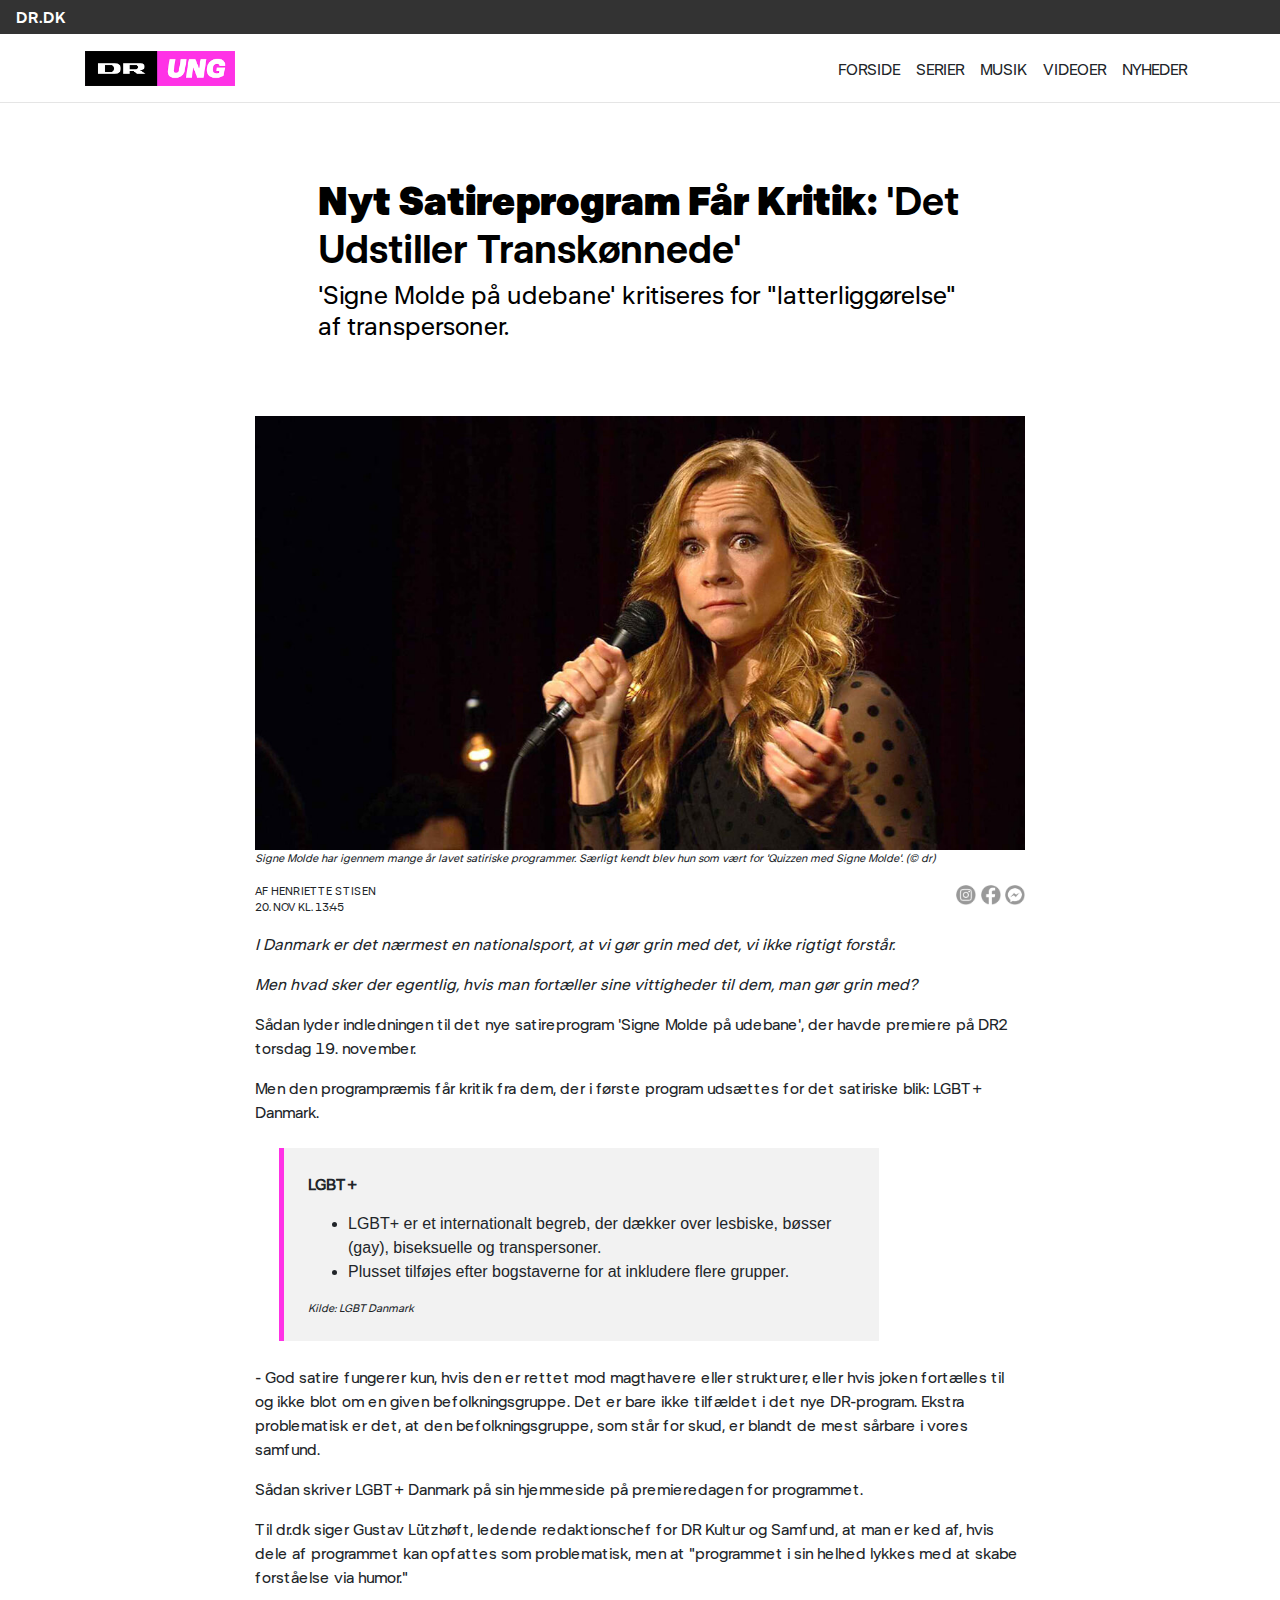
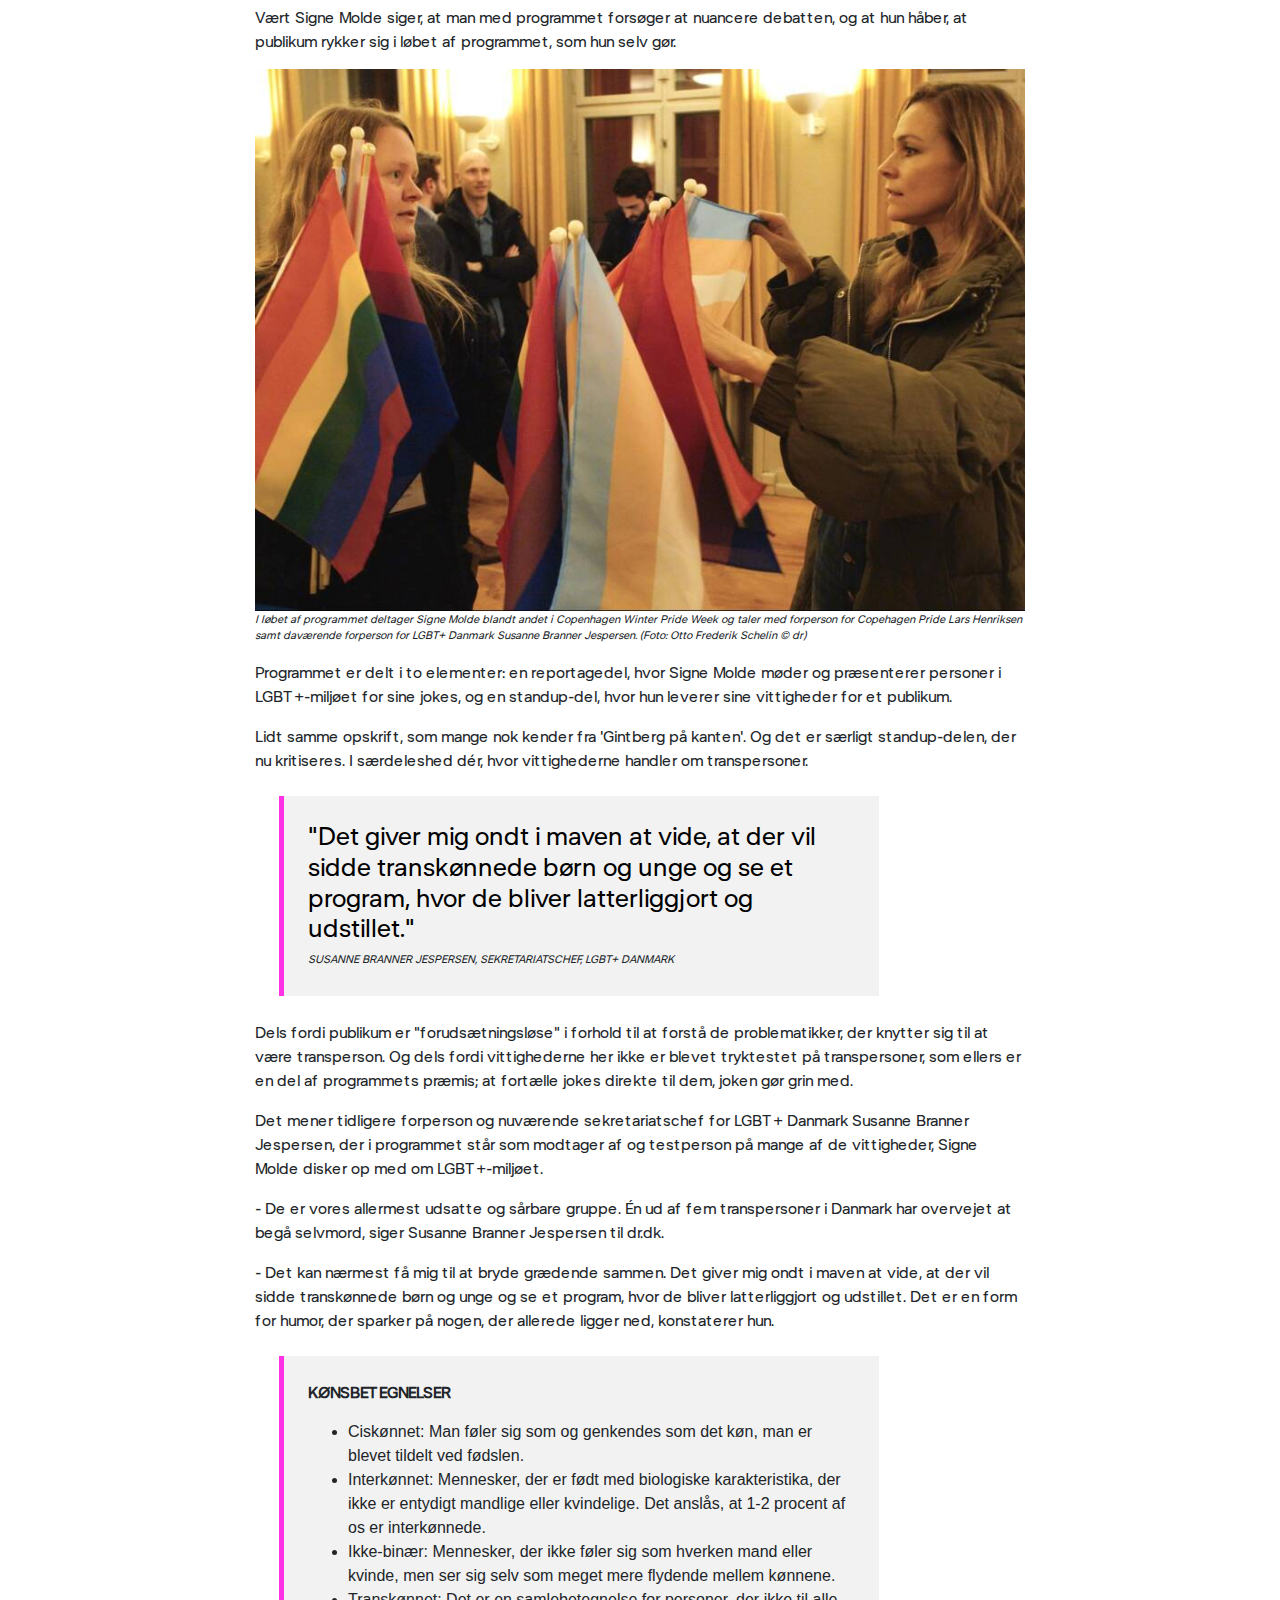
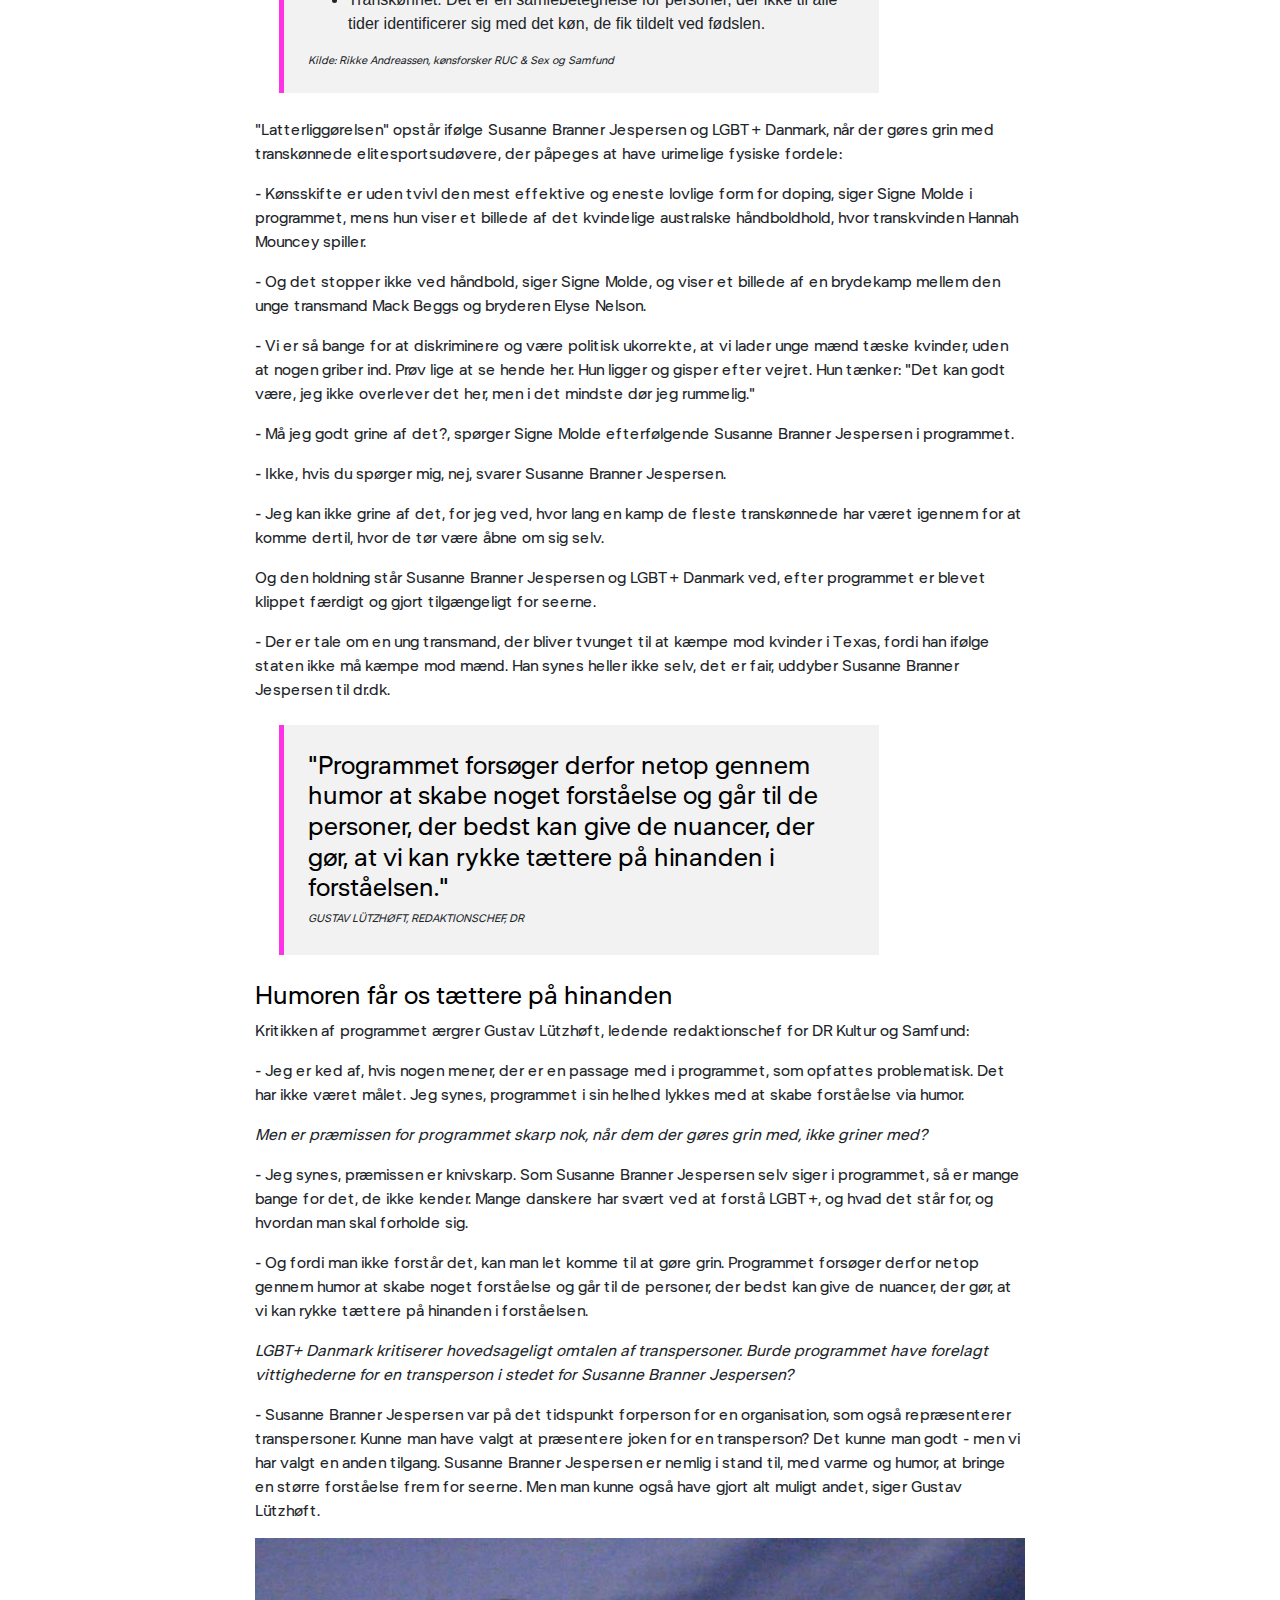
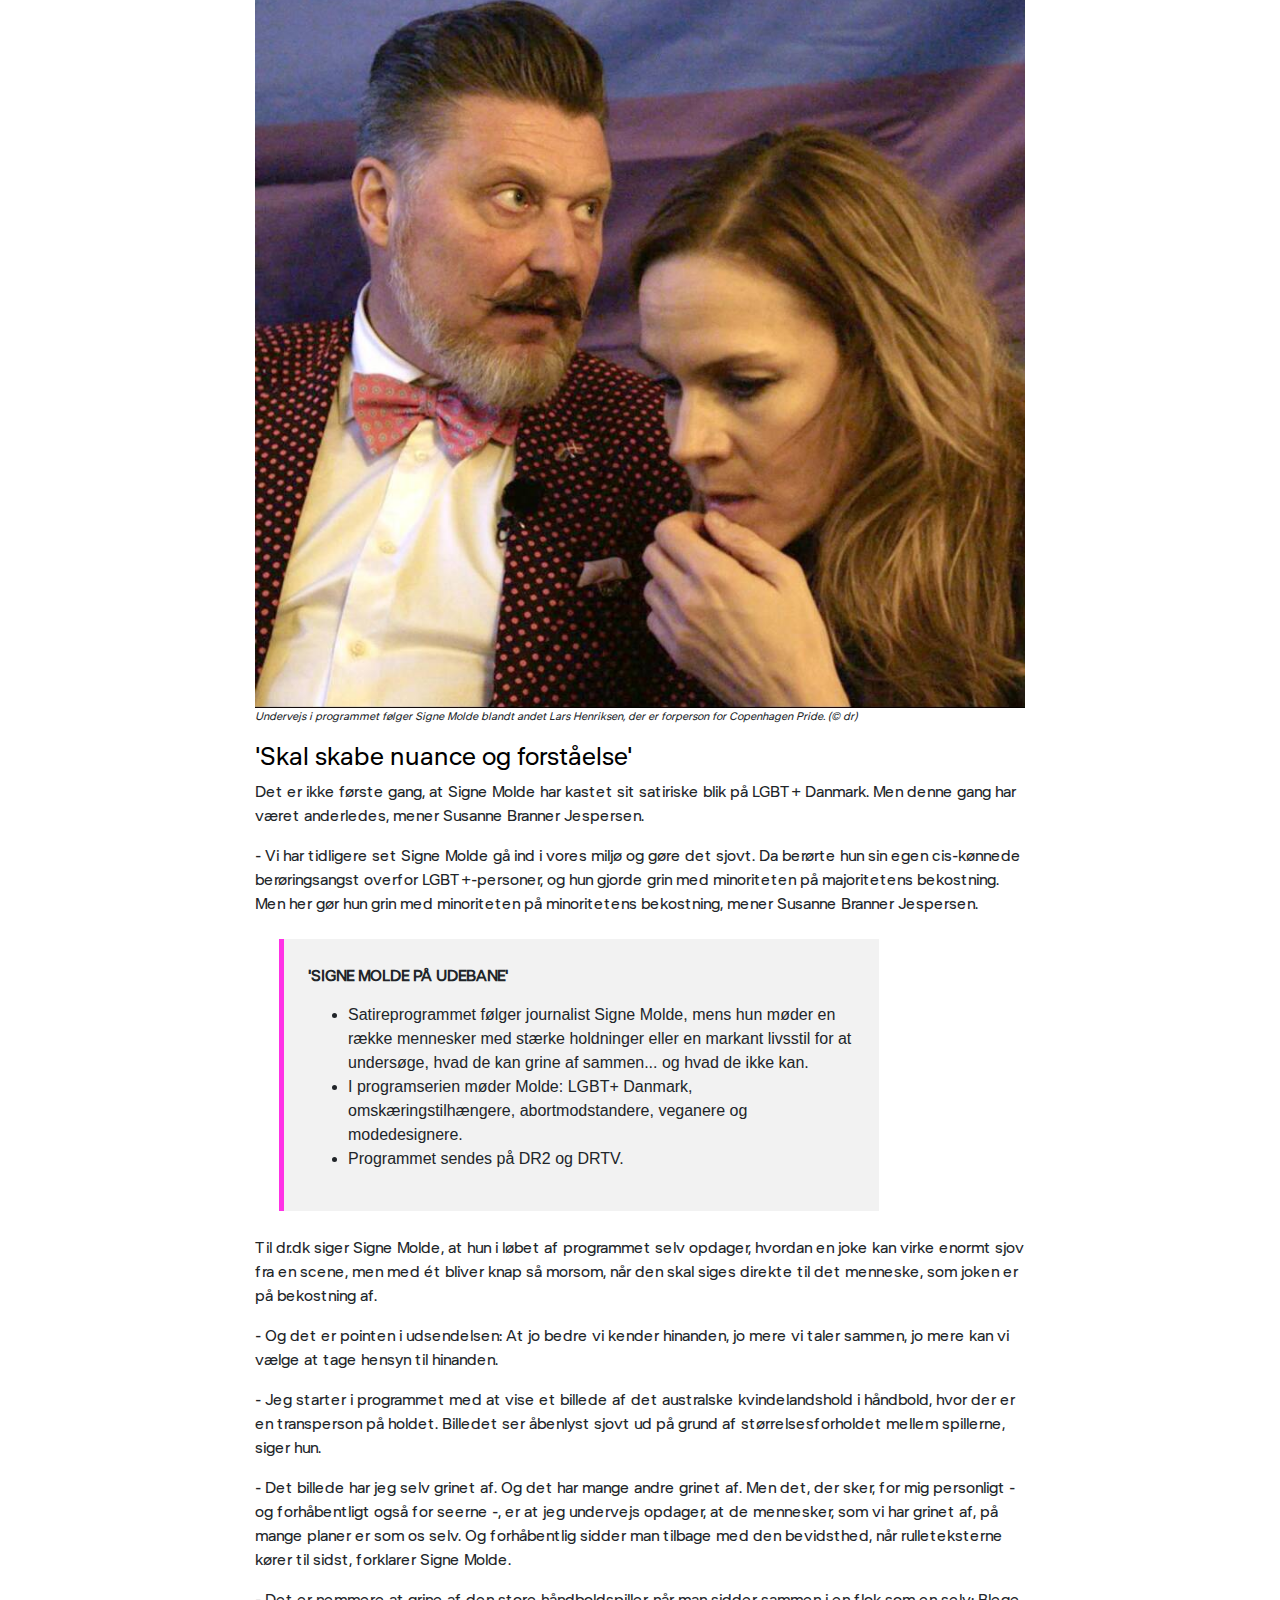
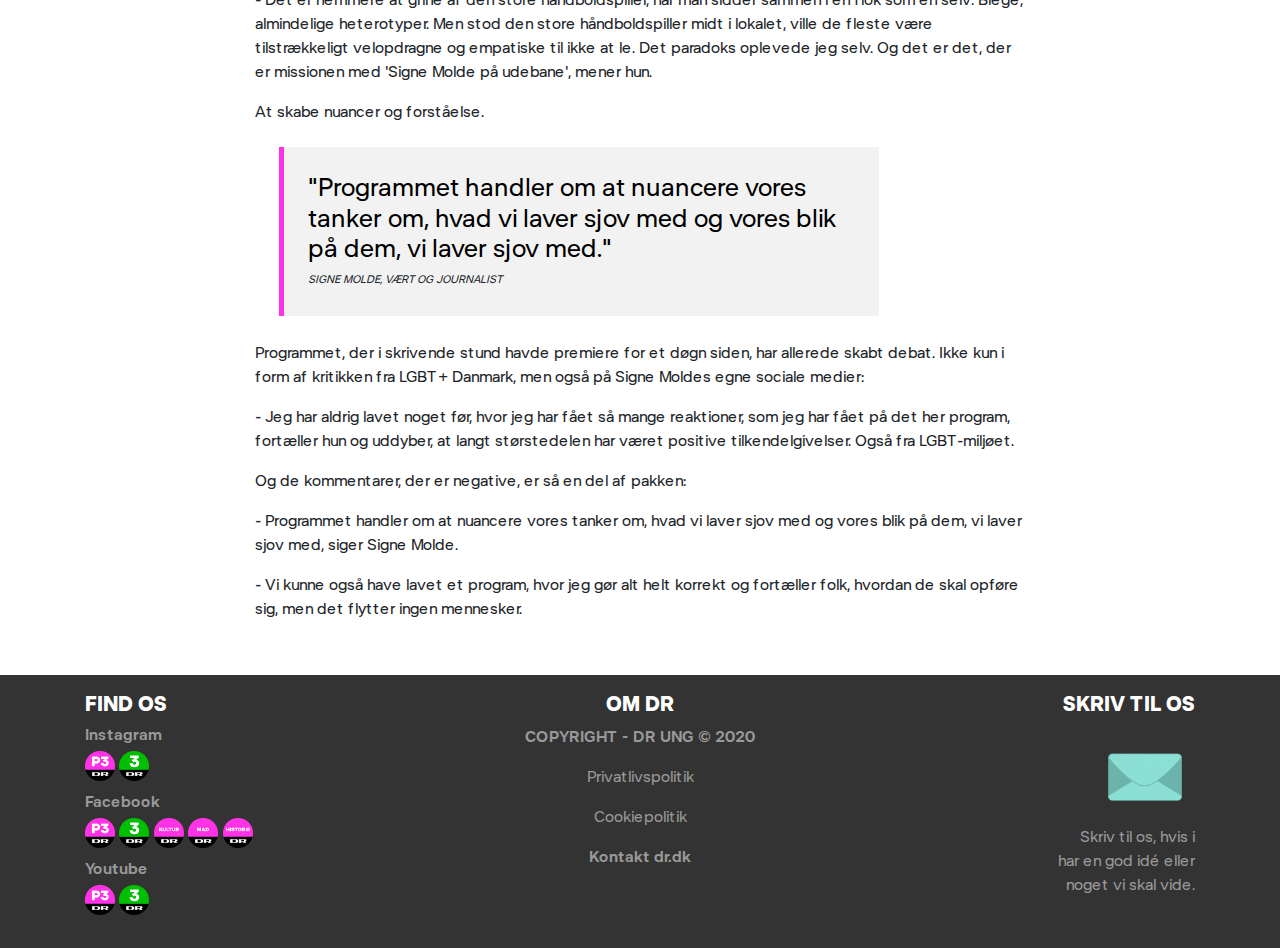
<file: artikel.html>
<!doctype html>
<html class="no-js" lang="da">

<head>
    <meta charset="utf-8">
    <meta http-equiv="x-ua-compatible" content="ie=edge">
    <meta name="robots" content="noindex">

    <title>DR Ung | Artikel | Nyt satireprogram får kritik</title>
    <meta name="keywords" content="DR Ung artikel">
    <meta name="description" content="Nyt satireprogram får kritik: 'Det udstiller transkønnede' - Læs artiklen og en masse andre på DR Ung - alt samlet ét sted.">

    <meta name="viewport" content="width=device-width, initial-scale=1">

    <link rel="stylesheet" href="bs/css/bootstrap.min.css">
    <link rel="stylesheet" href="style.css">

    <link rel="shortcut icon" href="billeder/ui/favicon.ico" type="image/x-icon">
    <link rel="icon" href="billeder/ui/favicon.ico" type="image/x-icon">

    <!-- Global site tag (gtag.js) - Google Analytics -->
    <script async src="https://www.googletagmanager.com/gtag/js?id=G-6ZYNBCVR5E"></script>
    <script>
        window.dataLayer = window.dataLayer || [];

        function gtag() {
            dataLayer.push(arguments);
        }
        gtag('js', new Date());

        gtag('config', 'G-6ZYNBCVR5E');
    </script>

</head>

<body>

    <main id="main-artikel">

        <!----------------NAVIGATION----------------->
        <div id="drdk" class="pl-md-3">
            <a class="white-text" href="https://www.dr.dk/">dr.dk</a>
        </div>

        <nav> </nav>

        <hr class="solid">


        <!----------- INDHOLDS SEKTIONER ------------>

        <section id="artikel-top" class="container pb-0">


            <div class="col-12 p-0 col-lg-10 col-xl-8 m-auto pt-md-4 p-lg-4 p-xl-5">

                <div class="mb-4 pt-4">
                    <h1>Nyt satireprogram får kritik: <span class="rubrik">'Det udstiller transkønnede'</span></h1>
                    <h3>'Signe Molde på udebane' kritiseres for "latterliggørelse" af transpersoner.</h3>
                </div>
            </div>

        </section>

        <section id="artikel-indhold" class="container pad-container pt-1">
            <img class="img-fluid" src="billeder/store-billeder/signe-molde.jpeg" alt="signe molde">
            <p class="billedetekst">Signe Molde har igennem mange år lavet satiriske programmer. Særligt kendt blev hun som vært for 'Quizzen med Signe Molde'. (© dr)</p>

            <div class="row">
                <div class="col-6">
                    <p class="forfatter-dato">AF HENRIETTE STISEN <br>
                        20. NOV KL. 13:45</p>
                </div>
                <div class="col-6 text-right some-del">
                    <a href="https://www.instagram.com/"><img src="billeder/ui/dele-ikon_ig.png" alt="Instagram ikon"></a>
                    <a href="https://www.facebook.com/"><img src="billeder/ui/dele-ikon_facebook.png" alt="Facebook ikon"></a>
                    <a href="https://www.messenger.com/login.php"><img src="billeder/ui/dele-ikon_messenger.png" alt="Facebook messenger ikon"></a>
                </div>
            </div>

            <p class="font-italic">I Danmark er det nærmest en nationalsport, at vi gør grin med det, vi ikke rigtigt forstår.</p>
            <p class="font-italic">Men hvad sker der egentlig, hvis man fortæller sine vittigheder til dem, man gør grin med?</p>
            <p>Sådan lyder indledningen til det nye satireprogram 'Signe Molde på udebane', der havde premiere på DR2 torsdag 19. november.</p>
            <p>Men den programpræmis får kritik fra dem, der i første program udsættes for det satiriske blik: LGBT+ Danmark.</p>

            <div class="artikel-faktaboks m-4 p-4">
                <p class="font-weight-bold">LGBT+</p>
                <ul>
                    <li>LGBT+ er et internationalt begreb, der dækker over lesbiske, bøsser (gay), biseksuelle og transpersoner.</li>
                    <li>Plusset tilføjes efter bogstaverne for at inkludere flere grupper.</li>
                </ul>
                <p class="billedetekst mb-0">Kilde: LGBT Danmark</p>
            </div>

            <p>- God satire fungerer kun, hvis den er rettet mod magthavere eller strukturer, eller hvis joken fortælles til og ikke blot om en given befolkningsgruppe. Det er bare ikke tilfældet i det nye DR-program. Ekstra problematisk er det, at den befolkningsgruppe, som står for skud, er blandt de mest sårbare i vores samfund.</p>
            <p>Sådan skriver LGBT+ Danmark på sin hjemmeside på premieredagen for programmet.</p>
            <p>Til dr.dk siger Gustav Lützhøft, ledende redaktionschef for DR Kultur og Samfund, at man er ked af, hvis dele af programmet kan opfattes som problematisk, men at "programmet i sin helhed lykkes med at skabe forståelse via humor."</p>
            <p>Vært Signe Molde siger, at man med programmet forsøger at nuancere debatten, og at hun håber, at publikum rykker sig i løbet af programmet, som hun selv gør.</p>

            <img class="img-fluid" src="billeder/store-billeder/signe-molde-2.jpg" alt="singe molde med flag i hånden">
            <p class="billedetekst">I løbet af programmet deltager Signe Molde blandt andet i Copenhagen Winter Pride Week og taler med forperson for Copehagen Pride Lars Henriksen samt daværende forperson for LGBT+ Danmark Susanne Branner Jespersen. (Foto: Otto Frederik Schelin © dr)</p>

            <p>Programmet er delt i to elementer: en reportagedel, hvor Signe Molde møder og præsenterer personer i LGBT+-miljøet for sine jokes, og en standup-del, hvor hun leverer sine vittigheder for et publikum.</p>
            <p>Lidt samme opskrift, som mange nok kender fra 'Gintberg på kanten'. Og det er særligt standup-delen, der nu kritiseres. I særdeleshed dér, hvor vittighederne handler om transpersoner.</p>

            <div class="artikel-faktaboks  m-4 p-4">
                <h3>"Det giver mig ondt i maven at vide, at der vil sidde transkønnede børn og unge og se et program, hvor de bliver latterliggjort og udstillet."</h3>
                <p class="billedetekst mb-1">SUSANNE BRANNER JESPERSEN, SEKRETARIATSCHEF, LGBT+ DANMARK</p>
            </div>

            <p>Dels fordi publikum er "forudsætningsløse" i forhold til at forstå de problematikker, der knytter sig til at være transperson. Og dels fordi vittighederne her ikke er blevet tryktestet på transpersoner, som ellers er en del af programmets præmis; at fortælle jokes direkte til dem, joken gør grin med.</p>
            <p>Det mener tidligere forperson og nuværende sekretariatschef for LGBT+ Danmark Susanne Branner Jespersen, der i programmet står som modtager af og testperson på mange af de vittigheder, Signe Molde disker op med om LGBT+-miljøet.</p>
            <p>- De er vores allermest udsatte og sårbare gruppe. Én ud af fem transpersoner i Danmark har overvejet at begå selvmord, siger Susanne Branner Jespersen til dr.dk.</p>
            <p>- Det kan nærmest få mig til at bryde grædende sammen. Det giver mig ondt i maven at vide, at der vil sidde transkønnede børn og unge og se et program, hvor de bliver latterliggjort og udstillet. Det er en form for humor, der sparker på nogen, der allerede ligger ned, konstaterer hun.</p>

            <div class="artikel-faktaboks m-4 p-4">
                <p class="font-weight-bold">KØNSBETEGNELSER</p>
                <ul>
                    <li>Ciskønnet: Man føler sig som og genkendes som det køn, man er blevet tildelt ved fødslen.</li>
                    <li>Interkønnet: Mennesker, der er født med biologiske karakteristika, der ikke er entydigt mandlige eller kvindelige. Det anslås, at 1-2 procent af os er interkønnede.</li>
                    <li>Ikke-binær: Mennesker, der ikke føler sig som hverken mand eller kvinde, men ser sig selv som meget mere flydende mellem kønnene.</li>
                    <li>Transkønnet: Det er en samlebetegnelse for personer, der ikke til alle tider identificerer sig med det køn, de fik tildelt ved fødslen.</li>
                </ul>
                <p class="billedetekst mb-0">Kilde: Rikke Andreassen, kønsforsker RUC & Sex og Samfund</p>
            </div>

            <p>"Latterliggørelsen" opstår ifølge Susanne Branner Jespersen og LGBT+ Danmark, når der gøres grin med transkønnede elitesportsudøvere, der påpeges at have urimelige fysiske fordele:</p>
            <p>- Kønsskifte er uden tvivl den mest effektive og eneste lovlige form for doping, siger Signe Molde i programmet, mens hun viser et billede af det kvindelige australske håndboldhold, hvor transkvinden Hannah Mouncey spiller.</p>
            <p>- Og det stopper ikke ved håndbold, siger Signe Molde, og viser et billede af en brydekamp mellem den unge transmand Mack Beggs og bryderen Elyse Nelson.</p>
            <p>- Vi er så bange for at diskriminere og være politisk ukorrekte, at vi lader unge mænd tæske kvinder, uden at nogen griber ind. Prøv lige at se hende her. Hun ligger og gisper efter vejret. Hun tænker: "Det kan godt være, jeg ikke overlever det her, men i det mindste dør jeg rummelig."</p>
            <p>- Må jeg godt grine af det?, spørger Signe Molde efterfølgende Susanne Branner Jespersen i programmet.</p>
            <p>- Ikke, hvis du spørger mig, nej, svarer Susanne Branner Jespersen.</p>
            <p>- Jeg kan ikke grine af det, for jeg ved, hvor lang en kamp de fleste transkønnede har været igennem for at komme dertil, hvor de tør være åbne om sig selv.</p>
            <p>Og den holdning står Susanne Branner Jespersen og LGBT+ Danmark ved, efter programmet er blevet klippet færdigt og gjort tilgængeligt for seerne.</p>
            <p>- Der er tale om en ung transmand, der bliver tvunget til at kæmpe mod kvinder i Texas, fordi han ifølge staten ikke må kæmpe mod mænd. Han synes heller ikke selv, det er fair, uddyber Susanne Branner Jespersen til dr.dk.</p>

            <div class="artikel-faktaboks  m-4 p-4">
                <h3>"Programmet forsøger derfor netop gennem humor at skabe noget forståelse og går til de personer, der bedst kan give de nuancer, der gør, at vi kan rykke tættere på hinanden i forståelsen."</h3>
                <p class="billedetekst mb-1">GUSTAV LÜTZHØFT, REDAKTIONSCHEF, DR</p>
            </div>

            <h3>Humoren får os tættere på hinanden
            </h3>
            <p>Kritikken af programmet ærgrer Gustav Lützhøft, ledende redaktionschef for DR Kultur og Samfund:</p>
            <p>- Jeg er ked af, hvis nogen mener, der er en passage med i programmet, som opfattes problematisk. Det har ikke været målet. Jeg synes, programmet i sin helhed lykkes med at skabe forståelse via humor.</p>
            <p class="font-italic">Men er præmissen for programmet skarp nok, når dem der gøres grin med, ikke griner med?</p>
            <p>- Jeg synes, præmissen er knivskarp. Som Susanne Branner Jespersen selv siger i programmet, så er mange bange for det, de ikke kender. Mange danskere har svært ved at forstå LGBT+, og hvad det står for, og hvordan man skal forholde sig.</p>
            <p>- Og fordi man ikke forstår det, kan man let komme til at gøre grin. Programmet forsøger derfor netop gennem humor at skabe noget forståelse og går til de personer, der bedst kan give de nuancer, der gør, at vi kan rykke tættere på hinanden i forståelsen.</p>
            <p class="font-italic">LGBT+ Danmark kritiserer hovedsageligt omtalen af transpersoner. Burde programmet have forelagt vittighederne for en transperson i stedet for Susanne Branner Jespersen?</p>
            <p>- Susanne Branner Jespersen var på det tidspunkt forperson for en organisation, som også repræsenterer transpersoner. Kunne man have valgt at præsentere joken for en transperson? Det kunne man godt - men vi har valgt en anden tilgang. Susanne Branner Jespersen er nemlig i stand til, med varme og humor, at bringe en større forståelse frem for seerne. Men man kunne også have gjort alt muligt andet, siger Gustav Lützhøft.</p>

            <img class="img-fluid" src="billeder/store-billeder/signe-molde-3.jpg" alt="Signe Molde og Lars Henriksen">
            <p class="billedetekst">Undervejs i programmet følger Signe Molde blandt andet Lars Henriksen, der er forperson for Copenhagen Pride. (© dr)</p>

            <h3>'Skal skabe nuance og forståelse'
            </h3>
            <p>Det er ikke første gang, at Signe Molde har kastet sit satiriske blik på LGBT+ Danmark. Men denne gang har været anderledes, mener Susanne Branner Jespersen.</p>
            <p>- Vi har tidligere set Signe Molde gå ind i vores miljø og gøre det sjovt. Da berørte hun sin egen cis-kønnede berøringsangst overfor LGBT+-personer, og hun gjorde grin med minoriteten på majoritetens bekostning. Men her gør hun grin med minoriteten på minoritetens bekostning, mener Susanne Branner Jespersen.</p>

            <div class="artikel-faktaboks m-4 p-4">
                <p class="font-weight-bold">'SIGNE MOLDE PÅ UDEBANE'</p>
                <ul>
                    <li>Satireprogrammet følger journalist Signe Molde, mens hun møder en række mennesker med stærke holdninger eller en markant livsstil for at undersøge, hvad de kan grine af sammen... og hvad de ikke kan.</li>
                    <li>I programserien møder Molde: LGBT+ Danmark, omskæringstilhængere, abortmodstandere, veganere og modedesignere.</li>
                    <li>Programmet sendes på DR2 og DRTV.</li>
                </ul>
            </div>

            <p>Til dr.dk siger Signe Molde, at hun i løbet af programmet selv opdager, hvordan en joke kan virke enormt sjov fra en scene, men med ét bliver knap så morsom, når den skal siges direkte til det menneske, som joken er på bekostning af.</p>
            <p>- Og det er pointen i udsendelsen: At jo bedre vi kender hinanden, jo mere vi taler sammen, jo mere kan vi vælge at tage hensyn til hinanden.</p>
            <p>- Jeg starter i programmet med at vise et billede af det australske kvindelandshold i håndbold, hvor der er en transperson på holdet. Billedet ser åbenlyst sjovt ud på grund af størrelsesforholdet mellem spillerne, siger hun.</p>
            <p>- Det billede har jeg selv grinet af. Og det har mange andre grinet af. Men det, der sker, for mig personligt - og forhåbentligt også for seerne -, er at jeg undervejs opdager, at de mennesker, som vi har grinet af, på mange planer er som os selv. Og forhåbentlig sidder man tilbage med den bevidsthed, når rulleteksterne kører til sidst, forklarer Signe Molde.</p>
            <p>- Det er nemmere at grine af den store håndboldspiller, når man sidder sammen i en flok som en selv: Blege, almindelige heterotyper. Men stod den store håndboldspiller midt i lokalet, ville de fleste være tilstrækkeligt velopdragne og empatiske til ikke at le. Det paradoks oplevede jeg selv. Og det er det, der er missionen med 'Signe Molde på udebane', mener hun.</p>
            <p>At skabe nuancer og forståelse.</p>

            <div class="artikel-faktaboks  m-4 p-4">
                <h3>"Programmet handler om at nuancere vores tanker om, hvad vi laver sjov med og vores blik på dem, vi laver sjov med."</h3>
                <p class="billedetekst mb-1">SIGNE MOLDE, VÆRT OG JOURNALIST</p>
            </div>

            <p>Programmet, der i skrivende stund havde premiere for et døgn siden, har allerede skabt debat. Ikke kun i form af kritikken fra LGBT+ Danmark, men også på Signe Moldes egne sociale medier:</p>
            <p>- Jeg har aldrig lavet noget før, hvor jeg har fået så mange reaktioner, som jeg har fået på det her program, fortæller hun og uddyber, at langt størstedelen har været positive tilkendelgivelser. Også fra LGBT-miljøet.</p>
            <p>Og de kommentarer, der er negative, er så en del af pakken:</p>
            <p>- Programmet handler om at nuancere vores tanker om, hvad vi laver sjov med og vores blik på dem, vi laver sjov med, siger Signe Molde.</p>
            <p class="pb-4">- Vi kunne også have lavet et program, hvor jeg gør alt helt korrekt og fortæller folk, hvordan de skal opføre sig, men det flytter ingen mennesker.</p>

        </section>

        <!----------------- FOOTER ------------------>
        <footer> </footer>

        <!---------------FOOTER SLUT------------------->

    </main> <!-- Ikke mere indhold efter denne linie -->

    <script src="https://code.jquery.com/jquery-3.4.1.min.js" integrity="sha256-CSXorXvZcTkaix6Yvo6HppcZGetbYMGWSFlBw8HfCJo=" crossorigin="anonymous"></script>
    <script src="https://cdnjs.cloudflare.com/ajax/libs/popper.js/1.14.7/umd/popper.min.js" integrity="sha384-UO2eT0CpHqdSJQ6hJty5KVphtPhzWj9WO1clHTMGa3JDZwrnQq4sF86dIHNDz0W1" crossorigin="anonymous"></script>
    <script src="https://stackpath.bootstrapcdn.com/bootstrap/4.3.1/js/bootstrap.min.js" integrity="sha384-JjSmVgyd0p3pXB1rRibZUAYoIIy6OrQ6VrjIEaFf/nJGzIxFDsf4x0xIM+B07jRM" crossorigin="anonymous"></script>

    <script src="script.js"></script>

</body></html>
</file>
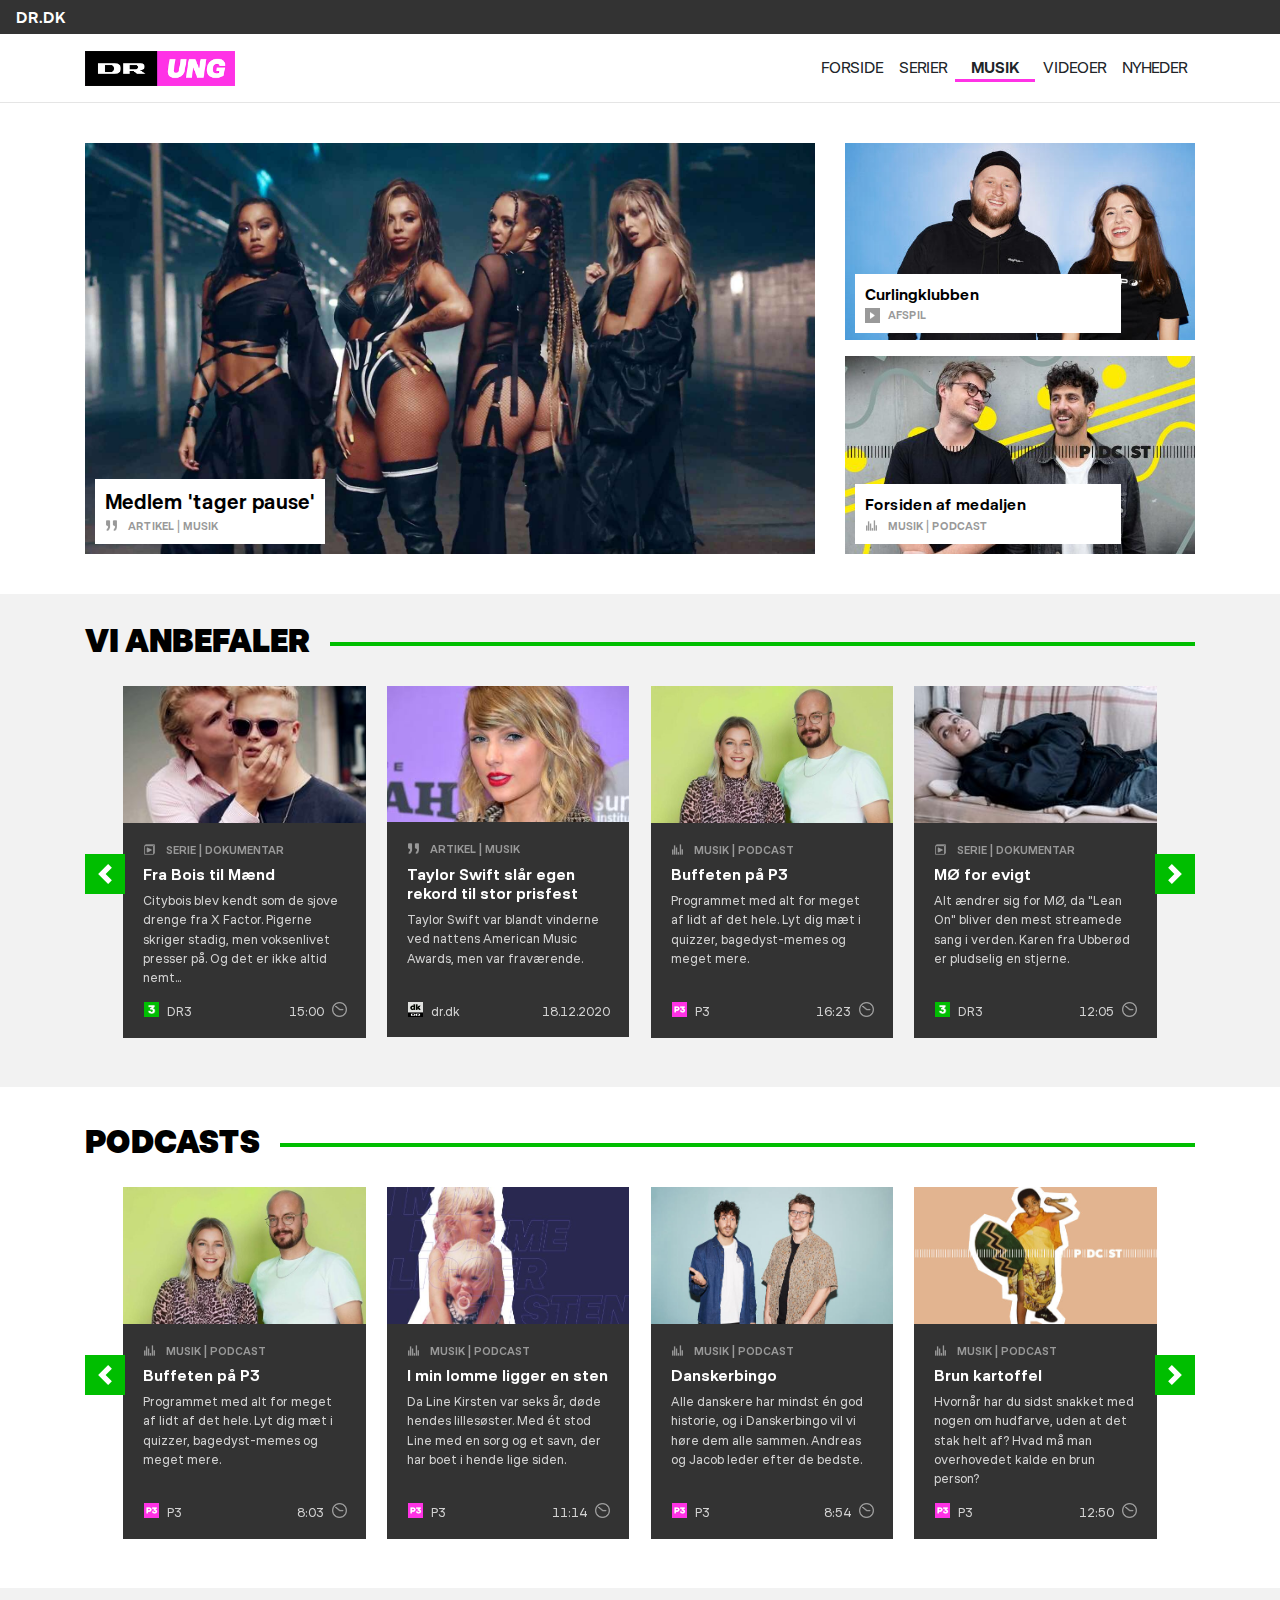
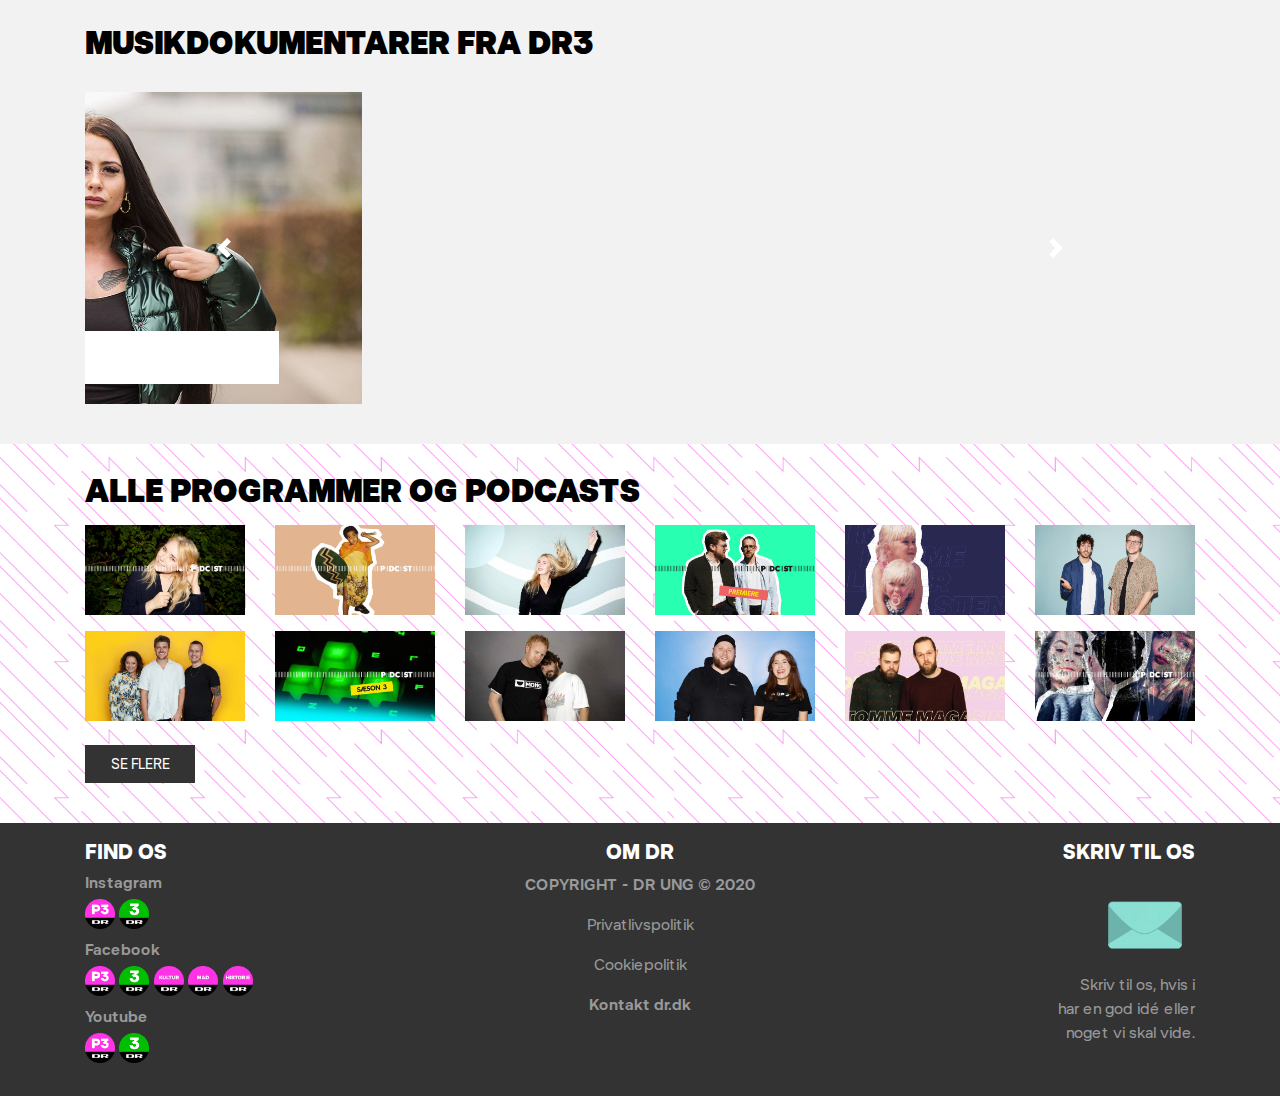
<file: musik.html>
<!doctype html>
<html class="no-js" lang="da">

<head>
    <meta charset="utf-8">
    <meta http-equiv="x-ua-compatible" content="ie=edge">
    <meta name="robots" content="noindex">

    <title>DR Ung | Musik </title>
    <meta name="keywords" content="DR radio">
    <meta name="description" content="Lyt til populære podcasts som f.eks. ‘Curlingklubben’, ‘Det tomme magasin’ eller ‘Danskerbingo’. Se en musikdokumentar eller hør radio her på DR Ung - alt samlet ét sted.">

    <meta name="viewport" content="width=device-width, initial-scale=1">

    <link rel="stylesheet" href="bs/css/bootstrap.min.css">
    <link rel="stylesheet" href="style.css">

    <link rel="shortcut icon" href="billeder/ui/favicon.ico" type="image/x-icon">
    <link rel="icon" href="billeder/ui/favicon.ico" type="image/x-icon">

    <!-- Global site tag (gtag.js) - Google Analytics -->
    <script async src="https://www.googletagmanager.com/gtag/js?id=G-6ZYNBCVR5E"></script>
    <script>
        window.dataLayer = window.dataLayer || [];

        function gtag() {
            dataLayer.push(arguments);
        }
        gtag('js', new Date());

        gtag('config', 'G-6ZYNBCVR5E');

    </script>

</head>

<body>

    <main id="main-musik">

        <!----------------NAVIGATION----------------->
        <div id="drdk" class="pl-md-3">
            <a class="white-text" href="https://www.dr.dk/">dr.dk</a>
        </div>

        <nav> </nav>

        <hr class="solid">

        <!----------- INDHOLDS SEKTIONER ------------>


        <section id="top-musik" class="container pt-4">

            <div class="row py-md-3">

                <!--kolonne med stor artikel-->
                <div class="col-12 col-md-8">
                    <a href="artikel.html">
                        <img src="billeder/store-billeder/artikel-musik.jpeg" class="img-fluid" alt="Medlem 'tager pause' fra verdens største pigegruppe - nu frygter fans, den går i opløsning">
                        <div class="big-box" href="artikel.html">
                            <h3>Medlem 'tager pause'</h3>
                            <div class="row">
                                <img src="billeder/ui/artikel-01.png" class="card-icon ml-3" alt="artikel ikon">
                                <h6 class="ml-2"> artikel | musik</h6>
                            </div>
                        </div>
                    </a>
                </div>

                <!--kolonne med små artikler-->
                <div class="col-12 col-md-4 mt-sm-1 mt-md-0 d-flex flex-md-wrap">
                    <!--artikel 1-->
                    <div class="mr-1 mr-md-0">
                        <a href="podcast.html">
                            <img src="billeder/card-billeder/musik/podcast_curling-klubben.jpg" class="img-fluid" alt="Curlingklubben">
                        </a>
                        <div class="small-box">
                            <h4 class="dark-text farve"><a href="podcast.html">Curlingklubben</a></h4>
                            <div class="row pr-5">
                                <audio id="track">
                                    <source src="video/Lydoptagelse_curlingklubben.mp3" />
                                </audio>

                                <div id="player-container">
                                    <div id="play-pause" class="play">Play</div>
                                </div>
                                <h6 class="ml-2"> Afspil </h6>
                            </div>
                        </div>
                    </div>
                    <!--artikel 2-->
                    <div class="align-self-md-end">
                        <a href="podcast.html">
                            <img src="billeder/card-billeder/musik/podcast_forsiden-af-medaljen.jpeg" class="img-fluid" alt="Forsiden af medaljen">
                            <div class="small-box2">
                                <h4 class="dark-text">Forsiden af medaljen</h4>
                                <div class="row">
                                    <img src="billeder/ui/radio-01.png" class="card-icon ml-3" alt="artikel ikon">
                                    <h6 class="ml-2"> musik | podcast</h6>
                                </div>
                            </div>
                        </a>
                    </div>
                </div>

            </div>

        </section>


        <!-----------VI ANBEFALER-------------------->


        <section id="vi-anbefaler" class="container-fluid bg-lightgrey">

            <div class="container mt-4 pt-3 pb-4 pad-container">

                <div class="row overskrift pad-overskrift">
                    <!--overskrift med linje-->
                    <h2 class="bg-lightgrey">Vi anbefaler</h2>
                    <hr class="hr-green">
                </div>

                <div id="musik1" class="carousel slide" data-ride="carousel" data-interval="10000">

                    <div class="carousel-inner">

                        <div class="carousel-item active">

                            <!--række 1 i karusel-->
                            <div class="row carousel-row">

                                <!--kort 1, række 1-->
                                <div class="card">
                                    <a href="serie.html">
                                        <img class="card-img-top" src="billeder/card-billeder/musik/dok_bois.jpg" href="serie.html" alt="Fra Bois til Mænd">
                                        <div class="card-body">
                                            <div class="row">
                                                <img src="billeder/ui/serier-01.png" class="card-icon ml-3" alt="ikon">
                                                <h6 class="ml-2"> serie | dokumentar</h6>
                                            </div>
                                            <h4>Fra Bois til Mænd</h4>
                                            <p>Citybois blev kendt som de sjove drenge fra X Factor. Pigerne skriger stadig, men voksenlivet presser på. Og det er ikke altid nemt...</p>
                                            <div class="row kanalinfo">
                                                <div class="bund-1">
                                                    <img src="billeder/ui/3-kanal-logo.jpg" class="card-icon-2 ml-3" alt="ikon">
                                                    <p class="ml-2"> DR3</p>
                                                </div>
                                                <div class="bund-2">
                                                    <p>15:00</p>
                                                    <img class="card-icon-2 ml-2" src="billeder/ui/tid.png" alt="ikon ur">
                                                </div>
                                            </div>
                                        </div>
                                    </a>
                                </div>

                                <!--kort 2, række 1-->
                                <div class="card d-none d-sm-block">
                                    <a href="artikel.html">
                                        <img class="card-img-top" src="billeder/card-billeder/nyheder/musik_taylor-swift.jpg" href="artikel.html" alt="Taylor Swift slår egen rekord til stor prisfest">
                                        <div class="card-body">
                                            <div class="row">
                                                <img src="billeder/ui/artikel-01.png" class="card-icon ml-3" alt="ikon">
                                                <h6 class="ml-2"> artikel | musik</h6>
                                            </div>
                                            <h4>Taylor Swift slår egen rekord til stor prisfest</h4>
                                            <p>Taylor Swift var blandt vinderne ved nattens American Music Awards, men var fraværende. </p>
                                            <div class="row kanalinfo">
                                                <div class="bund-1">
                                                    <img src="billeder/ui/dr-dk_logo.png" class="card-icon-2 ml-3" alt="ikon">
                                                    <p class="ml-2"> dr.dk</p>
                                                </div>
                                                <div class="bund-2">
                                                    <p>18.12.2020</p>
                                                </div>
                                            </div>
                                        </div>
                                    </a>
                                </div>

                                <!--kort 3, række 1-->
                                <div class="card d-none d-md-block">
                                    <a href="podcast.html">
                                        <img class="card-img-top" src="billeder/card-billeder/musik/podcast_buffeten-p3.jpg" href="podcast.html" alt="Buffeten på P3">
                                        <div class="card-body">
                                            <div class="row">
                                                <img src="billeder/ui/radio-01.png" class="card-icon ml-3" alt="ikon">
                                                <h6 class="ml-2"> musik | podcast</h6>
                                            </div>
                                            <h4>Buffeten på P3</h4>
                                            <p>Programmet med alt for meget af lidt af det hele. Lyt dig mæt i quizzer, bagedyst-memes og meget mere.</p>
                                            <div class="row kanalinfo">
                                                <div class="bund-1">
                                                    <img src="billeder/ui/p3-kanal-logo.jpeg" class="card-icon-2 ml-3" alt="ikon">
                                                    <p class="ml-2"> P3</p>
                                                </div>
                                                <div class="bund-2">
                                                    <p>16:23</p>
                                                    <img class="card-icon-2 ml-2" src="billeder/ui/tid.png" alt="ikon ur">
                                                </div>
                                            </div>
                                        </div>
                                    </a>
                                </div>

                                <!--kort 4, række 1-->
                                <div class="card d-none d-xl-block">
                                    <a href="serie.html">
                                        <img class="card-img-top" src="billeder/card-billeder/musik/dok_m%C3%B8-for-evigt.jpg" alt="MØ for evigt">
                                        <div class="card-body">
                                            <div class="row">
                                                <img src="billeder/ui/serier-01.png" class="card-icon ml-3" alt="ikon">
                                                <h6 class="ml-2"> serie | dokumentar</h6>
                                            </div>
                                            <h4>MØ for evigt</h4>
                                            <p>Alt ændrer sig for MØ, da "Lean On" bliver den mest streamede sang i verden. Karen fra Ubberød er pludselig en stjerne.</p>
                                            <div class="row kanalinfo">
                                                <div class="bund-1">
                                                    <img src="billeder/ui/3-kanal-logo.jpg" class="card-icon-2 ml-3" alt="ikon">
                                                    <p class="ml-2"> DR3</p>
                                                </div>
                                                <div class="bund-2">
                                                    <p>12:05</p>
                                                    <img class="card-icon-2 ml-2" src="billeder/ui/tid.png" alt="ikon ur">
                                                </div>
                                            </div>
                                        </div>
                                    </a>
                                </div>

                            </div>
                        </div>

                        <div class="carousel-item">

                            <!--række 2 i karusel-->
                            <div class="row carousel-row">

                                <!--kort 1, række 2-->
                                <div class="card">
                                    <a href="podcast.html">
                                        <img class="card-img-top" src="billeder/card-billeder/musik/podcast_curling-klubben.jpg" href="podcast.html" alt="Curlingklubben">
                                        <div class="card-body">
                                            <div class="row">
                                                <img src="billeder/ui/radio-01.png" class="card-icon ml-3" alt="ikon">
                                                <h6 class="ml-2"> Musik | podcast</h6>
                                            </div>
                                            <h4>Curlingklubben</h4>
                                            <p>Et program, der rent faktisk sørger for, at vi nu får snakket om det hele. Velkommen i Curlingklubben. Christian Bonde og Maria Fantino.</p>
                                            <div class="row kanalinfo">
                                                <div class="bund-1">
                                                    <img src="billeder/ui/p3-kanal-logo.jpeg" class="card-icon-2 ml-3" alt="ikon">
                                                    <p class="ml-2"> P3</p>
                                                </div>
                                                <div class="bund-2">
                                                    <p>12:05</p>
                                                    <img class="card-icon-2 ml-2" src="billeder/ui/tid.png" alt="ikon ur">
                                                </div>
                                            </div>
                                        </div>
                                    </a>
                                </div>

                                <!--kort 2, række 2-->
                                <div class="card d-none d-sm-block">
                                    <a href="artikel.html">
                                        <img class="card-img-top" src="billeder/card-billeder/nyheder/musik_kritikken-hagler-ned.jpg" href="artikel.html" alt="Dansk musikvideo fyldt med våben">
                                        <div class="card-body">
                                            <div class="row">
                                                <img src="billeder/ui/artikel-01.png" class="card-icon ml-3" alt="ikon">
                                                <h6 class="ml-2"> Artikel | musik</h6>
                                            </div>
                                            <h4>Dansk musikvideo fyldt med våben</h4>
                                            <p>Inger Støjberg (V) kritiserer ny musikvideo for at være rekruttering til et kriminelt miljø.</p>
                                            <div class="row kanalinfo">
                                                <div class="bund-1">
                                                    <img src="billeder/ui/dr-dk_logo.png" class="card-icon-2 ml-3" alt="ikon">
                                                    <p class="ml-2"> dr.dk</p>
                                                </div>
                                                <div class="bund-2">
                                                    <p>31.11.2020</p>
                                                </div>
                                            </div>
                                        </div>
                                    </a>
                                </div>

                                <!--kort 3, række 2-->
                                <div class="card d-none d-md-block">
                                    <a href="serie.html">
                                        <img class="card-img-top" src="billeder/card-billeder/musik/dok_hugo-helmig.jpg" href="serie.html" alt="Hugo og Helmig">
                                        <div class="card-body">
                                            <div class="row">
                                                <img src="billeder/ui/serier-01.png" class="card-icon ml-3" alt="ikon">
                                                <h6 class="ml-2"> serie | dokumentar</h6>
                                            </div>
                                            <h4>Hugo og Helmig</h4>
                                            <p>Hugo er 18 år, bor hjemme hos de gamle i Aarhus og drømmer om at blive popstjerne - ligesom sin far Thomas Helmig.</p>
                                            <div class="row kanalinfo">
                                                <div class="bund-1">
                                                    <img src="billeder/ui/3-kanal-logo.jpg" class="card-icon-2 ml-3" alt="ikon">
                                                    <p class="ml-2"> DR3</p>
                                                </div>
                                                <div class="bund-2">
                                                    <p>31:00</p>
                                                    <img class="card-icon-2 ml-2" src="billeder/ui/tid.png" alt="ikon ur">
                                                </div>
                                            </div>
                                        </div>
                                    </a>
                                </div>

                                <!--kort 4, række 2-->
                                <div class="card d-none d-xl-block">
                                    <a href="artikel.html">
                                        <img class="card-img-top" src="billeder/card-billeder/nyheder/musik_er-du-enig.jpg" href="artikel.html" alt="Det er det sygeste nummer">
                                        <div class="card-body">
                                            <div class="row">
                                                <img src="billeder/ui/artikel-01.png" class="card-icon ml-3" alt="ikon">
                                                <h6 class="ml-2"> artikel | musik</h6>
                                            </div>
                                            <h4>Det er det sygeste nummer</h4>
                                            <p>23-årige Icekiid har taget Danmark med storm med sit megahit 'ErruDumEllaHvad'</p>
                                            <div class="row kanalinfo">
                                                <div class="bund-1">
                                                    <img src="billeder/ui/dr-dk_logo.png" class="card-icon-2 ml-3" alt="ikon">
                                                    <p class="ml-2"> dr.dk</p>
                                                </div>
                                                <div class="bund-2">
                                                    <p>18.03.2020</p>
                                                </div>
                                            </div>
                                        </div>
                                    </a>
                                </div>

                            </div>

                        </div>

                    </div>

                    <!--pile-->
                    <a class="carousel-control-prev" href="#musik1" role="button" data-slide="prev">
                        <span class="carousel-control-prev-icon" aria-hidden="true"></span>
                        <span class="sr-only">Previous</span>
                    </a>
                    <a class="carousel-control-next" href="#musik1" role="button" data-slide="next">
                        <span class="carousel-control-next-icon" aria-hidden="true"></span>
                        <span class="sr-only">Next</span>
                    </a>
                    <!--pile slut-->

                </div>
            </div>
        </section>


        <!------------PODCASTS----------------------->


        <section id="podcasts" class="container-fluid">

            <div class="container mt-4 pt-0 pb-4 pad-container">

                <div class="row overskrift pad-overskrift">
                    <h2>Podcasts</h2>
                    <hr class="hr-green">
                </div>

                <div id="musik2" class="carousel slide" data-ride="carousel" data-interval="10000">

                    <div class="carousel-inner">

                        <div class="carousel-item active">

                            <!--række 1 i karusel-->
                            <div class="row carousel-row">

                                <!--kort 1, række 1-->
                                <div class="card">
                                    <a href="podcast.html">
                                        <img class="card-img-top" src="billeder/card-billeder/musik/podcast_buffeten-p3.jpg" href="podcast.html" alt="Buffeten på P3">
                                        <div class="card-body">
                                            <div class="row">
                                                <img src="billeder/ui/radio-01.png" class="card-icon ml-3" alt="ikon">
                                                <h6 class="ml-2"> musik | podcast</h6>
                                            </div>
                                            <h4>Buffeten på P3</h4>
                                            <p>Programmet med alt for meget af lidt af det hele. Lyt dig mæt i quizzer, bagedyst-memes og meget mere.</p>
                                            <div class="row kanalinfo">
                                                <div class="bund-1">
                                                    <img src="billeder/ui/p3-kanal-logo.jpeg" class="card-icon-2 ml-3" alt="ikon">
                                                    <p class="ml-2"> P3</p>
                                                </div>
                                                <div class="bund-2">
                                                    <p>8:03</p>
                                                    <img class="card-icon-2 ml-2" src="billeder/ui/tid.png" alt="ikon ur">
                                                </div>
                                            </div>
                                        </div>
                                    </a>
                                </div>

                                <!--kort 2, række 1-->
                                <div class="card d-none d-sm-block">
                                    <a href="podcast.html">
                                        <img class="card-img-top" src="billeder/card-billeder/musik/podcast_i-min-lomme.jpg" href="podcast.html" alt="I min lomme ligger en sten">
                                        <div class="card-body">
                                            <div class="row">
                                                <img src="billeder/ui/radio-01.png" class="card-icon ml-3" alt="ikon">
                                                <h6 class="ml-2"> musik | podcast</h6>
                                            </div>
                                            <h4>I min lomme ligger en sten</h4>
                                            <p>Da Line Kirsten var seks år, døde hendes lillesøster. Med ét stod Line med en sorg og et savn, der har boet i hende lige siden. </p>
                                            <div class="row kanalinfo">
                                                <div class="bund-1">
                                                    <img src="billeder/ui/p3-kanal-logo.jpeg" class="card-icon-2 ml-3" alt="ikon">
                                                    <p class="ml-2"> P3</p>
                                                </div>
                                                <div class="bund-2">
                                                    <p>11:14</p>
                                                    <img class="card-icon-2 ml-2" src="billeder/ui/tid.png" alt="ikon ur">
                                                </div>
                                            </div>
                                        </div>
                                    </a>
                                </div>

                                <!--kort 3, række 1-->
                                <div class="card d-none d-md-block">
                                    <a href="podcast.html">
                                        <img class="card-img-top" src="billeder/card-billeder/musik/podcast_danskerbingo.jpg" href="podcast.html" alt="Danskerbingo">
                                        <div class="card-body">
                                            <div class="row">
                                                <img src="billeder/ui/radio-01.png" class="card-icon ml-3" alt="ikon">
                                                <h6 class="ml-2"> musik | podcast</h6>
                                            </div>
                                            <h4>Danskerbingo</h4>
                                            <p>Alle danskere har mindst én god historie, og i Danskerbingo vil vi høre dem alle sammen. Andreas og Jacob leder efter de bedste.</p>
                                            <div class="row kanalinfo">
                                                <div class="bund-1">
                                                    <img src="billeder/ui/p3-kanal-logo.jpeg" class="card-icon-2 ml-3" alt="ikon">
                                                    <p class="ml-2"> P3</p>
                                                </div>
                                                <div class="bund-2">
                                                    <p>8:54</p>
                                                    <img class="card-icon-2 ml-2" src="billeder/ui/tid.png" alt="ikon ur">
                                                </div>
                                            </div>
                                        </div>
                                    </a>
                                </div>

                                <!--kort 4, række 1-->
                                <div class="card d-none d-xl-block">
                                    <a href="podcast.html">
                                        <img class="card-img-top" src="billeder/card-billeder/musik/podcast_brun-kartoffel.jpg" href="podcast.html" alt="Brun kartoffel">
                                        <div class="card-body">
                                            <div class="row">
                                                <img src="billeder/ui/radio-01.png" class="card-icon ml-3" alt="ikon">
                                                <h6 class="ml-2"> musik | podcast</h6>
                                            </div>
                                            <h4>Brun kartoffel</h4>
                                            <p>Hvornår har du sidst snakket med nogen om hudfarve, uden at det stak helt af? Hvad må man overhovedet kalde en brun person?</p>
                                            <div class="row kanalinfo">
                                                <div class="bund-1">
                                                    <img src="billeder/ui/p3-kanal-logo.jpeg" class="card-icon-2 ml-3" alt="ikon">
                                                    <p class="ml-2"> P3</p>
                                                </div>
                                                <div class="bund-2">
                                                    <p>12:50</p>
                                                    <img class="card-icon-2 ml-2" src="billeder/ui/tid.png" alt="ikon ur">
                                                </div>
                                            </div>
                                        </div>
                                    </a>
                                </div>

                            </div>
                        </div>

                        <div class="carousel-item">

                            <!--række 2 i karusel-->
                            <div class="row carousel-row">

                                <!--kort 1, række 2-->
                                <div class="card">
                                    <a href="podcast.html">
                                        <img class="card-img-top" src="billeder/card-billeder/musik/podcast_curling-klubben.jpg" href="podcast.html" alt="Curlingklubben">
                                        <div class="card-body">
                                            <div class="row">
                                                <img src="billeder/ui/radio-01.png" class="card-icon ml-3" alt="ikon">
                                                <h6 class="ml-2"> Musik | podcast</h6>
                                            </div>
                                            <h4>Curlingklubben</h4>
                                            <p>Et program, der rent faktisk sørger for, at vi nu får snakket om det hele. Velkommen i Curlingklubben. Christian Bonde og Maria Fantino.</p>
                                            <div class="row kanalinfo">
                                                <div class="bund-1">
                                                    <img src="billeder/ui/p3-kanal-logo.jpeg" class="card-icon-2 ml-3" alt="ikon">
                                                    <p class="ml-2"> P3</p>
                                                </div>
                                                <div class="bund-2">
                                                    <p>12:50</p>
                                                    <img class="card-icon-2 ml-2" src="billeder/ui/tid.png" alt="ikon ur">
                                                </div>
                                            </div>
                                        </div>
                                    </a>
                                </div>

                                <!--kort 2, række 2-->
                                <div class="card d-none d-sm-block">
                                    <a href="podcast.html">
                                        <img class="card-img-top" src="billeder/card-billeder/musik/podcast_det-tomme.jpg" href="podcast.html" alt="Det tomme magasin">
                                        <div class="card-body">
                                            <div class="row">
                                                <img src="billeder/ui/radio-01.png" class="card-icon ml-3" alt="ikon">
                                                <h6 class="ml-2"> musik | podcast</h6>
                                            </div>
                                            <h4>Det Tomme Magasin</h4>
                                            <p>Det Tomme Magasin er et sketchprogram om podcasts, radio og lort - med megastjernerne Martin Nørgaard og Elias Ehlers.</p>
                                            <div class="row kanalinfo">
                                                <div class="bund-1">
                                                    <img src="billeder/ui/p3-kanal-logo.jpeg" class="card-icon-2 ml-3" alt="ikon">
                                                    <p class="ml-2"> P3</p>
                                                </div>
                                                <div class="bund-2">
                                                    <p>3:57</p>
                                                    <img class="card-icon-2 ml-2" src="billeder/ui/tid.png" alt="ikon ur">
                                                </div>
                                            </div>
                                        </div>
                                    </a>
                                </div>

                                <!--kort 3, række 2-->
                                <div class="card d-none d-md-block">
                                    <a href="podcast.html">
                                        <img class="card-img-top" src="billeder/card-billeder/musik/podcast_barometer.jpg" href="podcast.html" alt="Barometeret">
                                        <div class="card-body">
                                            <div class="row">
                                                <img src="billeder/ui/radio-01.png" class="card-icon ml-3" alt="ikon">
                                                <h6 class="ml-2"> musik | podcast</h6>
                                            </div>
                                            <h4>Barometeret</h4>
                                            <p>I Barometeret Podcast kan du høre den nyeste musik fra den danske undergrund og de følelser der gemmer sig i den.</p>
                                            <div class="row kanalinfo">
                                                <div class="bund-1">
                                                    <img src="billeder/ui/p3-kanal-logo.jpeg" class="card-icon-2 ml-3" alt="ikon">
                                                    <p class="ml-2"> P3</p>
                                                </div>
                                                <div class="bund-2">
                                                    <p>4:25</p>
                                                    <img class="card-icon-2 ml-2" src="billeder/ui/tid.png" alt="ikon ur">
                                                </div>
                                            </div>
                                        </div>
                                    </a>
                                </div>

                                <!--kort 4, række 2-->
                                <div class="card d-none d-xl-block">
                                    <a href="podcast.html">
                                        <img class="card-img-top" src="billeder/card-billeder/musik/podcast_bliver-skoer.jpg" href="podcast.html" alt="Bliver jeg skør?">
                                        <div class="card-body">
                                            <div class="row">
                                                <img src="billeder/ui/radio-01.png" class="card-icon ml-3" alt="ikon">
                                                <h6 class="ml-2"> musik | podcast</h6>
                                            </div>
                                            <h4>Bliver jeg skør?</h4>
                                            <p>Sara Fondos mor har en bipolar sindslidelse og har været syg det meste af Saras liv. Hendes barn- dom var ikke kun glade minder.</p>
                                            <div class="row kanalinfo">
                                                <div class="bund-1">
                                                    <img src="billeder/ui/p3-kanal-logo.jpeg" class="card-icon-2 ml-3" alt="ikon">
                                                    <p class="ml-2"> P3</p>
                                                </div>
                                                <div class="bund-2">
                                                    <p>21:00</p>
                                                    <img class="card-icon-2 ml-2" src="billeder/ui/tid.png" alt="ikon ur">
                                                </div>
                                            </div>
                                        </div>
                                    </a>
                                </div>

                            </div>

                        </div>

                    </div>

                    <!--pile-->
                    <a class="carousel-control-prev" href="#musik2" role="button" data-slide="prev">
                        <span class="carousel-control-prev-icon" aria-hidden="true"></span>
                        <span class="sr-only">Previous</span>
                    </a>
                    <a class="carousel-control-next" href="#musik2" role="button" data-slide="next">
                        <span class="carousel-control-next-icon" aria-hidden="true"></span>
                        <span class="sr-only">Next</span>
                    </a>
                    <!--pile slut-->

                </div>
            </div>
        </section>


        <!------------MUSIKDOKUMENTARER------------->


        <section id="musikdokumentarer" class="container-fluid bg-lightgrey pb-3">

            <div class="container pt-4">

                <div class="row overskrift pad-overskrift">
                    <!--overskrift med linje-->
                    <h2 class="bg-lightgrey">Musikdokumentarer fra dr3</h2>
                </div>

                <div id="musik3" class="carousel slide multi-item-carousel py-4" data-ride="carousel">
                    <div class="carousel-inner">
                        <div class="carousel-item active">
                            <div class="item__third">
                                <a href="serie.html">
                                    <img src="billeder/store-billeder/tessas-haevn.jpg" class="d-block w-100" alt="Tessas hævn">
                                    <div class="carousel-caption d-none d-md-block bg-white p-1">
                                        <row>
                                            <h3 class="ml-3 mb-0 text-left">Tessas hævn</h3>
                                        </row>
                                        <row class="d-flex">
                                            <img class="ml-3 card-icon" src="billeder/ui/video-01.png" alt="ikon">
                                            <h6 class="mb-0">serie | dokumentar</h6>
                                        </row>
                                    </div>
                                </a>
                            </div>
                        </div>
                        <div class="carousel-item">
                            <div class="item__third">
                                <a href="serie.html">
                                    <img src="billeder/store-billeder/nede-mette.jpg" class="d-block w-100" alt="Nede Mette - hittet der ødelagde alt">
                                    <div class="carousel-caption d-none d-md-block bg-white p-1">
                                        <row>
                                            <h3 class="ml-3 mb-0 text-left">Nede Mette</h3>
                                        </row>
                                        <row class="d-flex">
                                            <img class="ml-3 card-icon" src="billeder/ui/video-01.png" alt="ikon">
                                            <h6 class="mb-0">serie | dokumentar</h6>
                                        </row>
                                    </div>
                                </a>
                            </div>
                        </div>
                        <div class="carousel-item">
                            <div class="item__third">
                                <a href="serie.html">
                                    <img src="billeder/store-billeder/jada.jpeg" class="d-block w-100" alt="Jada - lillebitte kæmpestor">
                                    <div class="carousel-caption d-none d-md-block bg-white p-1">
                                        <row>
                                            <h3 class="ml-3 mb-0 text-left">Jada - lillebitte kæmpestor</h3>
                                        </row>
                                        <row class="d-flex">
                                            <img class="ml-3 card-icon" src="billeder/ui/video-01.png" alt="ikon">
                                            <h6 class="mb-0">serie | dokumentar</h6>
                                        </row>
                                    </div>
                                </a>
                            </div>
                        </div>
                    </div>

                    <a class="carousel-control-prev" href="#musik3" role="button" data-slide="prev">
                        <span class="carousel-control-prev-icon" aria-hidden="true"></span>
                        <span class="sr-only">Previous</span>
                    </a>
                    <a class="carousel-control-next" href="#musik3" role="button" data-slide="next">
                        <span class="carousel-control-next-icon" aria-hidden="true"></span>
                        <span class="sr-only">Next</span>
                    </a>

                </div>

            </div>
        </section>


        <!----------------- ALLE I BUNDEN ------------------>


        <section id="alle-musik" class="container-fluid bg-element">

            <div class="container pt-3 pb-4 pad-container">

                <div class="row overskrift pad-overskrift">
                    <h2 class="bg-none">Alle programmer og podcasts</h2>
                </div>

                <div class="row" id="gallery">
                    <div class="col-6 col-md-3 col-lg-2 my-2">
                        <a href="podcast.html">
                            <img class="w-100 program" src="billeder/card-billeder/musik/podcast_barometer.jpg" alt="Barometeret"></a>
                    </div>
                    <div class="col-6 col-md-3 col-lg-2 my-2">
                        <a href="podcast.html">
                            <img class="w-100 program" src="billeder/card-billeder/musik/podcast_brun-kartoffel.jpg" alt="Brun kartoffel"></a>
                    </div>
                    <div class="col-6 col-md-3 col-lg-2 my-2">
                        <a href="podcast.html">
                            <img class="w-100 program" src="billeder/card-billeder/musik/podcast_det-man-hoerer-er-man-selv.jpeg" alt="Det man hører er man selv"></a>
                    </div>
                    <div class="col-6 col-md-3 col-lg-2 my-2">
                        <a href="podcast.html">
                            <img class="w-100 program" src="billeder/card-billeder/musik/podcast_find-cookiemonsteret.jpeg" alt="Find cookiemonsteret"></a>
                    </div>
                    <div class="col-6 col-md-3 col-lg-2 my-2">
                        <a href="podcast.html">
                            <img class="w-100 program" src="billeder/card-billeder/musik/podcast_i-min-lomme.jpg" alt="I min lomme er en sten"></a>
                    </div>
                    <div class="col-6 col-md-3 col-lg-2 my-2">
                        <a href="podcast.html">
                            <img class="w-100 program" src="billeder/card-billeder/musik/podcast_danskerbingo.jpg" alt="Danskerbingo"></a>
                    </div>
                    <div class="col-6 col-md-3 col-lg-2 my-2">
                        <a href="podcast.html">
                            <img class="w-100 program" src="billeder/card-billeder/musik/podcast_go-morgen-p3.jpeg" alt="Go' morgen P3"></a>
                    </div>
                    <div class="col-6 col-md-3 col-lg-2 my-2">
                        <a href="podcast.html">
                            <img class="w-100 program" src="billeder/card-billeder/musik/podcast_gamers.jpeg" alt="Gamers"></a>
                    </div>
                    <div class="col-6 col-md-3 col-lg-2 my-2">
                        <a href="podcast.html">
                            <img class="w-100 program" src="billeder/card-billeder/musik/podcast_de-sorte-spejdere.jpeg" alt="De sorte spejdere"></a>
                    </div>
                    <div class="col-6 col-md-3 col-lg-2 my-2">
                        <a href="podcast.html">
                            <img class="w-100 program" src="billeder/card-billeder/musik/podcast_curling-klubben.jpg" alt="Curlingklubben"></a>
                    </div>
                    <div class="col-6 col-md-3 col-lg-2 my-2">
                        <a href="podcast.html">
                            <img class="w-100 program" src="billeder/card-billeder/musik/podcast_det-tomme.jpg" alt="Det Tomme Magasin"></a>
                    </div>
                    <div class="col-6 col-md-3 col-lg-2 my-2">
                        <a href="podcast.html">
                            <img class="w-100 program" src="billeder/card-billeder/musik/podcast_droemmer.jpeg" alt="Drømme fra bunden"></a>
                    </div>
                </div>
                <div id="demo" class="collapse">
                    <div class="row" id="gallery">
                        <div class="col-6 col-md-3 col-lg-2 my-2">
                            <a href="podcast.html">
                                <img class="w-100 program" src="billeder/card-billeder/musik/podcast_bliver-skoer.jpg" alt="Bliver jeg skør?"></a>
                        </div>
                        <div class="col-6 col-md-3 col-lg-2 my-2">
                            <a href="podcast.html">
                                <img class="w-100 program" src="billeder/card-billeder/musik/podcast_forsiden-af-medaljen.jpeg" alt="Forsiden af medaljen"></a>
                        </div>
                        <div class="col-6 col-md-3 col-lg-2 my-2">
                            <a href="podcast.html">
                                <img class="w-100 program" src="billeder/card-billeder/musik/podcast_familie-f%C3%B8r-alt.jpeg" alt="Familie før alt"></a>
                        </div>
                        <div class="col-6 col-md-3 col-lg-2 my-2">
                            <a href="podcast.html">
                                <img class="w-100 program" src="billeder/card-billeder/musik/podcast_efter-festen.jpeg" alt="Efter festen"></a>
                        </div>
                        <div class="col-6 col-md-3 col-lg-2 my-2">
                            <a href="podcast.html">
                                <img class="w-100 program" src="billeder/card-billeder/musik/podcast_line-kirsten-giftekniv.jpeg" alt="Line kirsten giftekniv"></a>
                        </div>
                        <div class="col-6 col-md-3 col-lg-2 my-2">
                            <a href="podcast.html">
                                <img class="w-100 program" src="billeder/card-billeder/musik/podcast_hav-og-kamal.jpeg" alt="Hav og Kamal"></a>
                        </div>
                        <div class="col-6 col-md-3 col-lg-2 my-2">
                            <a href="podcast.html">
                                <img class="w-100 program" src="billeder/card-billeder/musik/podcast_liga.jpeg" alt="LIGA"></a>
                        </div>
                        <div class="col-6 col-md-3 col-lg-2 my-2">
                            <a href="podcast.html">
                                <img class="w-100 program" src="billeder/card-billeder/musik/podcast_pelle-peter.jpeg" alt="Pelle Peter på P3"></a>
                        </div>
                        <div class="col-6 col-md-3 col-lg-2 my-2">
                            <a href="podcast.html">
                                <img class="w-100 program" src="billeder/card-billeder/musik/podcast_krigens-reality.jpeg" alt="Krigens reality"></a>
                        </div>
                        <div class="col-6 col-md-3 col-lg-2 my-2">
                            <a href="podcast.html">
                                <img class="w-100 program" src="billeder/card-billeder/musik/podcast_late-night-love.jpeg" alt="Late night love"></a>
                        </div>
                        <div class="col-6 col-md-3 col-lg-2 my-2">
                            <a href="podcast.html">
                                <img class="w-100 program" src="billeder/card-billeder/musik/podcast_revet.jpeg" alt="Revet"></a>
                        </div>
                        <div class="col-6 col-md-3 col-lg-2 my-2">
                            <a href="podcast.html">
                                <img class="w-100 program" src="billeder/card-billeder/musik/podcast_neonlys.jpeg" alt="Neonlys"></a>
                        </div>
                    </div>
                </div>
                <button type="button" class="btn btn-info my-3" data-toggle="collapse" data-target="#demo">Se flere</button>
            </div>

        </section>


        <!----------------- FOOTER ------------------>

        <footer> </footer>

        <!---------------FOOTER SLUT------------------->

    </main> <!-- Ikke mere indhold efter denne linie -->

    <script src="https://code.jquery.com/jquery-3.4.1.min.js" integrity="sha256-CSXorXvZcTkaix6Yvo6HppcZGetbYMGWSFlBw8HfCJo=" crossorigin="anonymous"></script>
    <script src="https://cdnjs.cloudflare.com/ajax/libs/popper.js/1.14.7/umd/popper.min.js" integrity="sha384-UO2eT0CpHqdSJQ6hJty5KVphtPhzWj9WO1clHTMGa3JDZwrnQq4sF86dIHNDz0W1" crossorigin="anonymous"></script>
    <script src="https://stackpath.bootstrapcdn.com/bootstrap/4.3.1/js/bootstrap.min.js" integrity="sha384-JjSmVgyd0p3pXB1rRibZUAYoIIy6OrQ6VrjIEaFf/nJGzIxFDsf4x0xIM+B07jRM" crossorigin="anonymous"></script>

    <script src="script.js"></script>

</body>

</html>
</file>
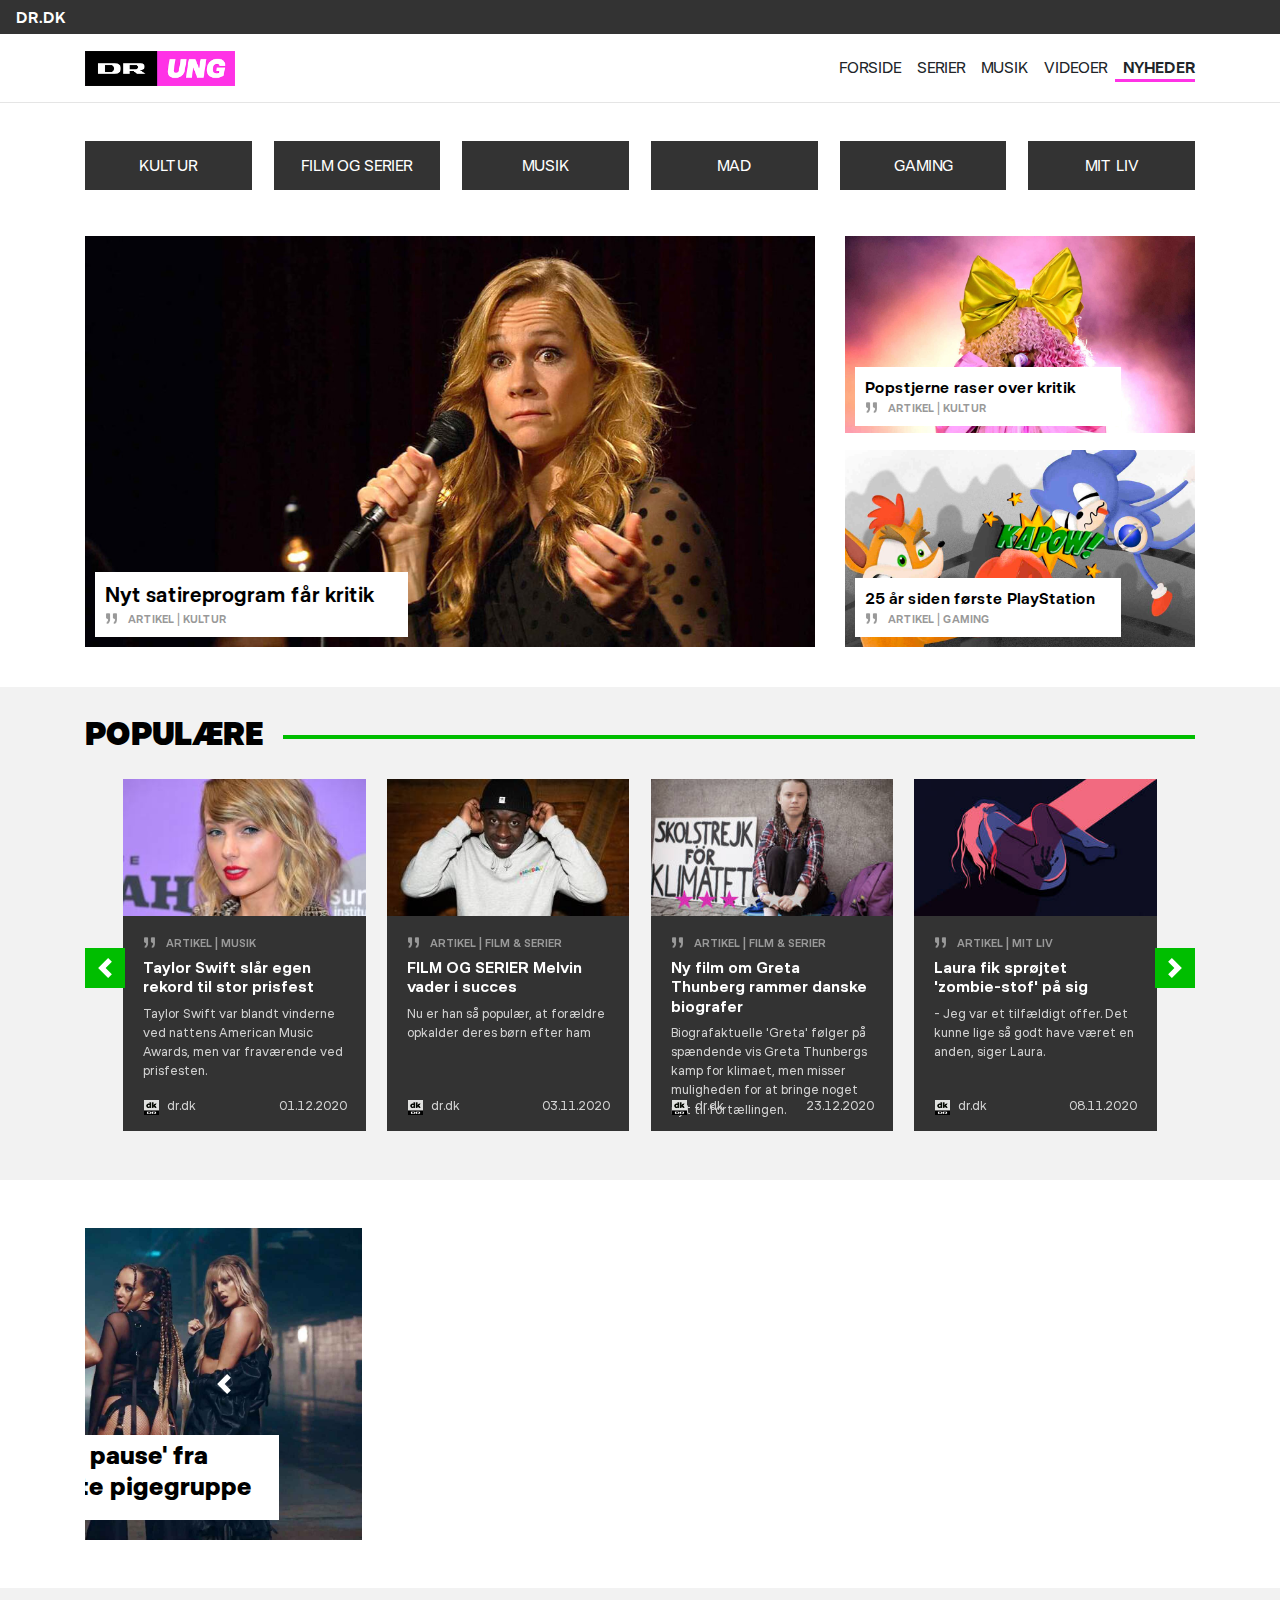
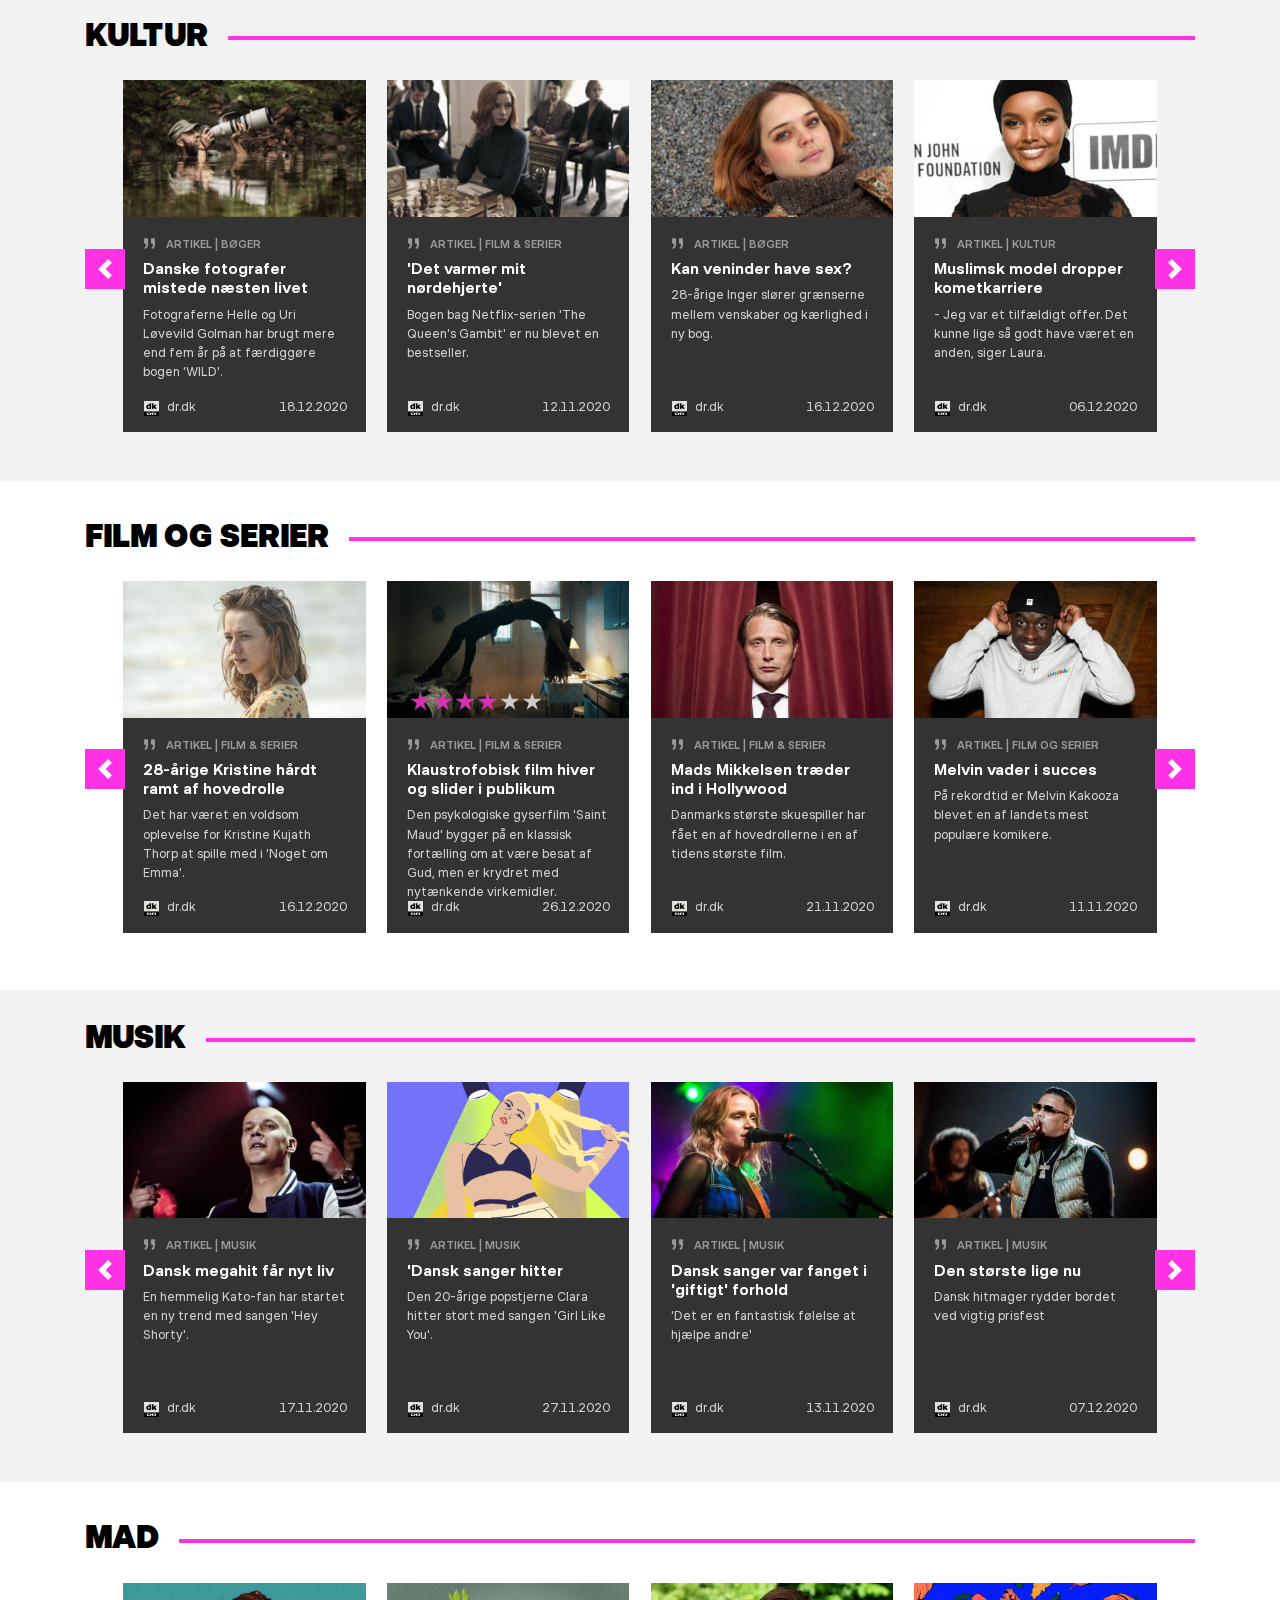
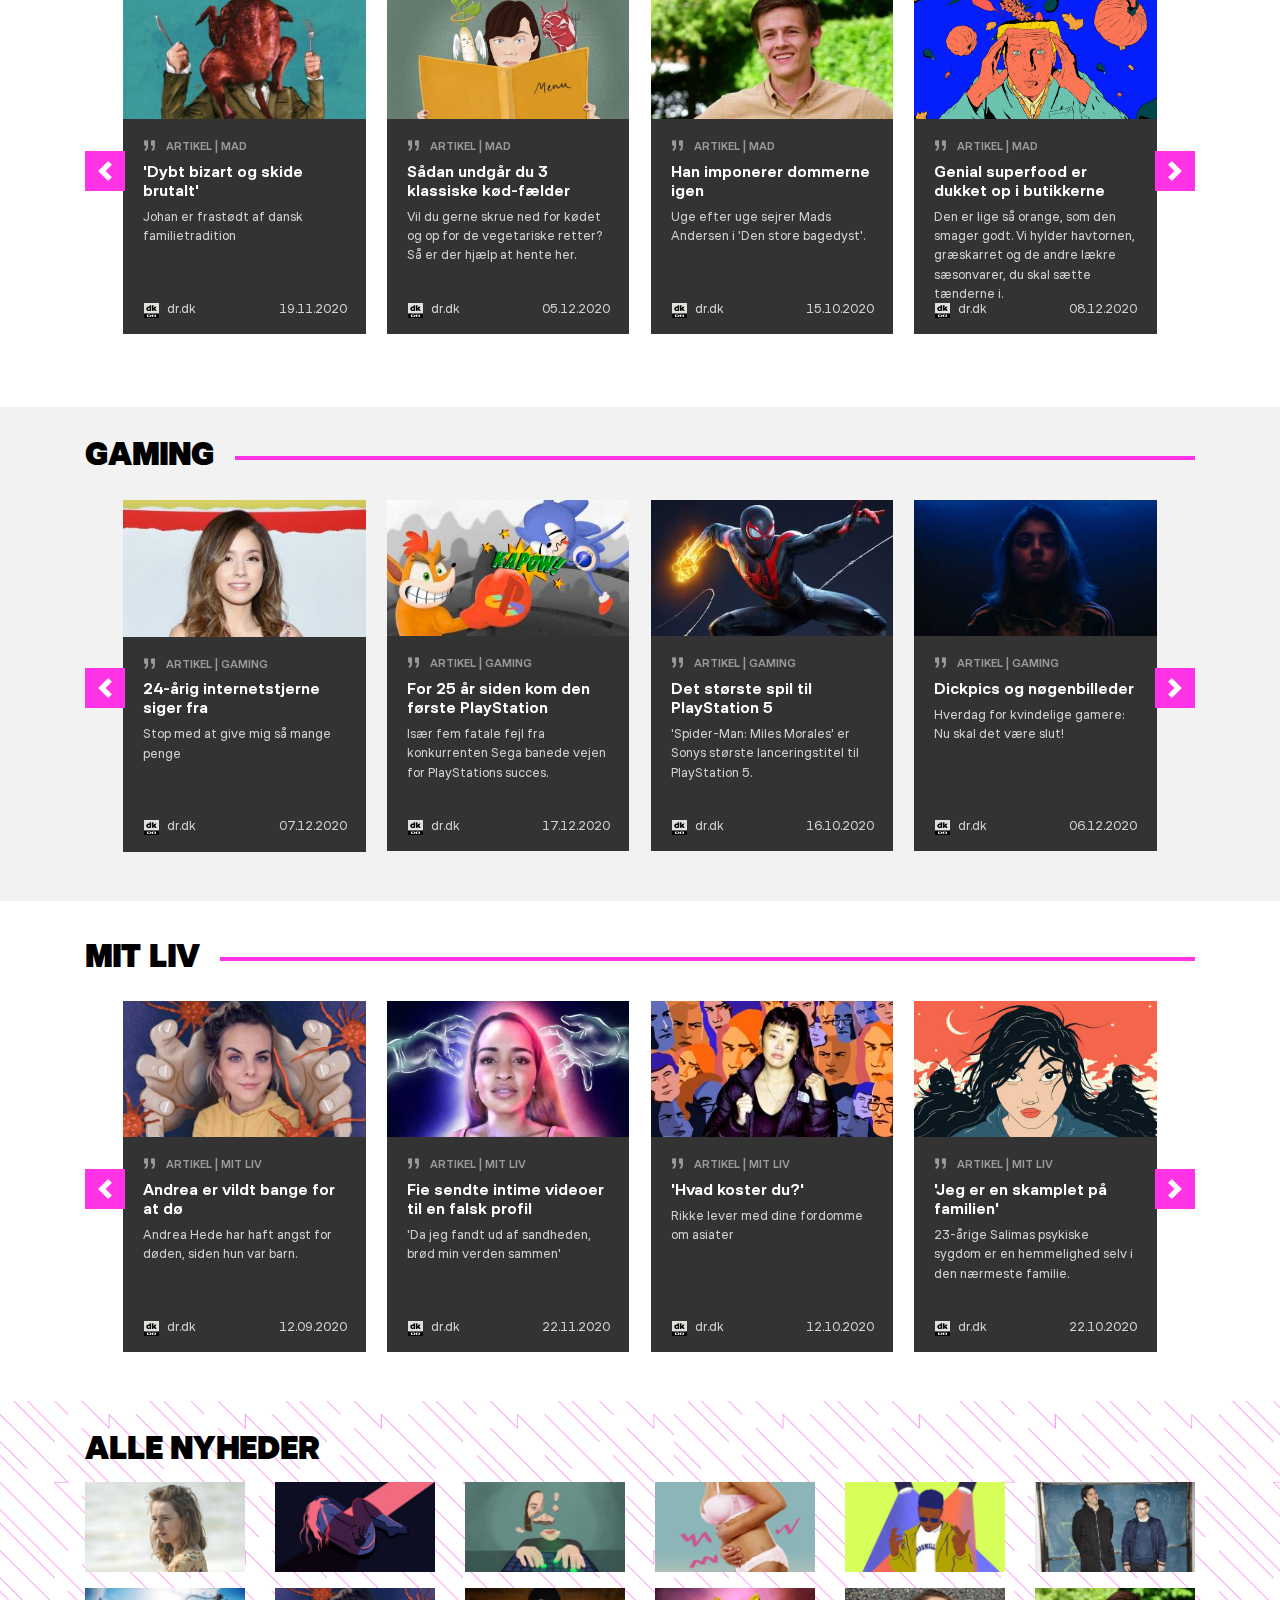
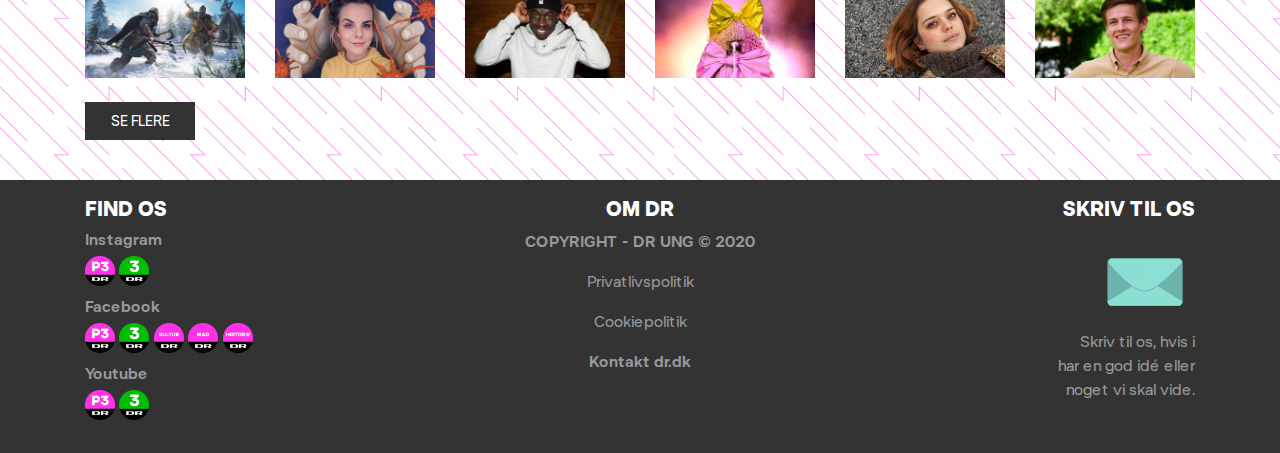
<file: nyheder.html>
<!doctype html>
<html class="no-js" lang="da">

<head>
    <meta charset="utf-8">
    <meta http-equiv="x-ua-compatible" content="ie=edge">
    <meta name="robots" content="noindex">

    <title>DR Ung | Nyheder</title>
    <meta name="keywords" content="DR">
    <meta name="description" content="Her finder du alle DR’s nyheder målrettet unge og opdelt i kategorier, så du kan finde og læse lige præcis dét du vil - alt samlet ét sted.">

    <meta name="viewport" content="width=device-width, initial-scale=1">

    <link rel="stylesheet" href="bs/css/bootstrap.min.css">
    <link rel="stylesheet" href="style.css">

    <link rel="shortcut icon" href="billeder/ui/favicon.ico" type="image/x-icon">
    <link rel="icon" href="billeder/ui/favicon.ico" type="image/x-icon">

    <!-- Global site tag (gtag.js) - Google Analytics -->
    <script async src="https://www.googletagmanager.com/gtag/js?id=G-6ZYNBCVR5E"></script>
    <script>
        window.dataLayer = window.dataLayer || [];

        function gtag() {
            dataLayer.push(arguments);
        }
        gtag('js', new Date());

        gtag('config', 'G-6ZYNBCVR5E');

    </script>

</head>

<body>

    <main id="main-nyheder">

        <!----------------NAVIGATION----------------->
        <div id="drdk" class="pl-md-3">
            <a class="white-text" href="https://www.dr.dk/">dr.dk</a>
        </div>

        <nav> </nav>

        <hr class="solid">

        <!----------- INDHOLDS SEKTIONER ------------>

        <!--------------- Kategorier ---------------->

        <section id="kategorier" class="container py-2">

            <div class="row mt-0">
                <div class="col-6 col-sm-4 col-lg-2 kategori">
                    <a href="#kultur" class="knap">KULTUR</a>
                </div>
                <div class="col-6 col-sm-4 col-lg-2 kategori">
                    <a href="#film-serier" class="knap">FILM OG SERIER</a>
                </div>
                <div class="col-6 col-sm-4 col-lg-2 kategori stop">
                    <a href="#musik" class="knap">MUSIK</a>
                </div>
                <div class="col-6 col-sm-4 col-lg-2 kategori start">
                    <a href="#mad" class="knap">MAD</a>
                </div>
                <div class="col-6 col-sm-4 col-lg-2 kategori">
                    <a href="#gaming" class="knap">GAMING</a>
                </div>
                <div class="col-6 col-sm-4 col-lg-2 kategori">
                    <a href="#mit-liv" class="knap">MIT LIV</a>
                </div>
            </div>
        </section>

        <!------------------- top ------------------->

        <section id="top" class="container pt-2 pb-3">

            <div class="row">

                <!--kolonne med stor artikel-->
                <div class="col-12 col-md-8">
                    <a href="artikel.html">
                        <img src="billeder/store-billeder/signe-molde.jpeg" class="img-fluid" alt="Signe Molde har igennem mange år lavet satiriske programmer.">
                        <div class="big-box">
                            <h3 class="pr-4">Nyt satireprogram får kritik</h3>
                            <div class="row">
                                <img src="billeder/ui/artikel-01.png" class="card-icon ml-3" alt="artikel ikon">
                                <h6 class="ml-2"> artikel | kultur</h6>
                            </div>
                        </div>
                    </a>
                </div>

                <!--kolonne med små artikler-->
                <div class="col-12 col-md-4 d-flex mt-sm-1 mt-md-0 flex-md-wrap">
                    <!--artikel 1-->
                    <div class="mr-1 mr-md-0">
                        <a href="artikel.html">
                            <img src="billeder/store-billeder/popstjerne.jpeg" class="img-fluid" alt="For 25 år siden kom den første PlayStation til Danmark. Konkurrenten kvajede sig helt gevaldigt">
                            <div class="small-box">
                                <h4 class="dark-text pr-3">Popstjerne raser over kritik</h4>
                                <div class="row">
                                    <img src="billeder/ui/artikel-01.png" class="card-icon ml-3" alt="artikel ikon">
                                    <h6 class="ml-2"> artikel | kultur</h6>
                                </div>
                            </div>
                        </a>
                    </div>
                    <!--artikel 2-->
                    <div class="align-self-md-end">
                        <a href="artikel.html">
                            <img src="billeder/store-billeder/playstation.jpeg" class="img-fluid" alt="Sias debut som filminstruktør møder kritik før premieren. Her ses hun på scenen til Billboard Music Awards 2020 i oktober.">
                            <div class="small-box2">
                                <h4 class="dark-text pr-3">25 år siden første PlayStation</h4>
                                <div class="row">
                                    <img src="billeder/ui/artikel-01.png" class="card-icon ml-3" alt="artikel ikon">
                                    <h6 class="ml-2"> artikel | gaming</h6>
                                </div>
                            </div>
                        </a>
                    </div>
                </div>

            </div>

        </section>

        <!---------------- populært ----------------->

        <section id="mest-sete" class="container-fluid bg-lightgrey">

            <div class="container mt-4 pt-3 pb-4 pad-container">

                <div class="row overskrift pad-overskrift">
                    <!--overskrift med linje-->
                    <h2 class="bg-lightgrey">Populære</h2>
                    <hr class="hr-green">
                </div>

                <!-- !!!CAROUSEL - 2 rækker. -->
                <div id="nyheder1" class="carousel slide" data-ride="carousel" data-interval="10000">

                    <div class="carousel-inner">

                        <div class="carousel-item active">

                            <!--række 1 i karusel-->
                            <div class="row carousel-row">

                                <!--kort 1, række 1-->
                                <div class="card">
                                    <a href="artikel.html">
                                        <img class="card-img-top" src="billeder/card-billeder/nyheder/musik_taylor-swift.jpg" href="artikel.html" alt="Taylor Swift er gået i gang med at indspille en række af sine største hits på ny.">
                                        <div class="card-body">
                                            <div class="row">
                                                <img src="billeder/ui/artikel-01.png" class="card-icon ml-3" alt="artikel ikon">
                                                <h6 class="ml-2"> artikel | musik</h6>
                                            </div>
                                            <h4>Taylor Swift slår egen rekord til stor prisfest</h4>
                                            <p>Taylor Swift var blandt vinderne ved nattens American Music Awards, men var fraværende ved prisfesten. </p>
                                            <div class="row kanalinfo">
                                                <div class="bund-1">
                                                    <img src="billeder/ui/dr-dk_logo.png" class="card-icon-2 ml-3 mt-1" alt="dr.dk logo">
                                                    <p class="ml-2"> dr.dk</p>
                                                </div>
                                                <div class="bund-2">
                                                    <p>01.12.2020</p>
                                                </div>
                                            </div>
                                        </div>
                                    </a>
                                </div>

                                <!--kort 2, række 1-->
                                <div class="card d-none d-sm-block">
                                    <a href="artikel.html">
                                        <img class="card-img-top" src="billeder/card-billeder/nyheder/film_melvin-vader-i-succes.jpg" href="artikel.html" alt="Foto: Niels Christian Vilmann © Scanpix">
                                        <div class="card-body">
                                            <div class="row">
                                                <img src="billeder/ui/artikel-01.png" class="card-icon ml-3">
                                                <h6 class="ml-2"> artikel | Film & serier</h6>
                                            </div>
                                            <h4>
                                                FILM OG SERIER
                                                Melvin vader i succes</h4>
                                            <p>Nu er han så populær, at forældre opkalder deres børn efter ham</p>
                                            <div class="row kanalinfo">
                                                <div class="bund-1">
                                                    <img src="billeder/ui/dr-dk_logo.png" class="card-icon-2 ml-3 mt-1" alt="dr.dk logo">
                                                    <p class="ml-2"> dr.dk</p>
                                                </div>
                                                <div class="bund-2">
                                                    <p>03.11.2020</p>
                                                </div>
                                            </div>
                                        </div>
                                    </a>
                                </div>

                                <!--kort 3, række 1-->
                                <div class="card d-none d-md-block">
                                    <a href="artikel.html">
                                        <img class="card-img-top" src="billeder/card-billeder/nyheder/film_ny-film-om-greta.jpg" href="artikel.html" alt="Card image cap">
                                        <div class="card-body">
                                            <div class="row">
                                                <img src="billeder/ui/artikel-01.png" class="card-icon ml-3" alt="artikel ikon">
                                                <h6 class="ml-2"> artikel | film & serier</h6>
                                            </div>
                                            <h4>Ny film om Greta Thunberg rammer danske biografer</h4>
                                            <p>Biografaktuelle 'Greta' følger på spændende vis Greta Thunbergs kamp for klimaet, men misser muligheden for at bringe noget nyt til fortællingen.</p>
                                            <div class="row kanalinfo">
                                                <div class="bund-1">
                                                    <img src="billeder/ui/dr-dk_logo.png" class="card-icon-2 ml-3 mt-1" alt="dr.dk logo">
                                                    <p class="ml-2"> dr.dk</p>
                                                </div>
                                                <div class="bund-2">
                                                    <p>23.12.2020</p>
                                                </div>
                                            </div>
                                        </div>
                                    </a>
                                </div>

                                <!--kort 4, række 1-->
                                <div class="card d-none d-xl-block">
                                    <a href="artikel.html">
                                        <img class="card-img-top" src="billeder/card-billeder/nyheder/mit-liv_laura-fik-sprojtet.jpg" href="artikel.html" alt="Laura fik sprøjtet 'zombie-stof' på sig">
                                        <div class="card-body">
                                            <div class="row">
                                                <img src="billeder/ui/artikel-01.png" class="card-icon ml-3" alt="artikel ikon">
                                                <h6 class="ml-2"> artikel | mit liv</h6>
                                            </div>
                                            <h4>Laura fik sprøjtet 'zombie-stof' på sig</h4>
                                            <p>- Jeg var et tilfældigt offer. Det kunne lige så godt have været en anden, siger Laura.</p>
                                            <div class="row kanalinfo">
                                                <div class="bund-1">
                                                    <img src="billeder/ui/dr-dk_logo.png" class="card-icon-2 ml-3 mt-1" alt="dr.dk logo">
                                                    <p class="ml-2"> dr.dk</p>
                                                </div>
                                                <div class="bund-2">
                                                    <p>08.11.2020</p>
                                                </div>
                                            </div>
                                        </div>
                                    </a>
                                </div>

                            </div>
                        </div>

                        <div class="carousel-item">

                            <!--række 2 i karusel-->
                            <div class="row carousel-row">

                                <!--kort 1, række 2-->
                                <div class="card">
                                    <a href="artikel.html">
                                        <img class="card-img-top" src="billeder/card-billeder/nyheder/gaming_25-aar-side-playstation.jpg" href="artikel.html" alt="crash badigo og sonic i kamp">
                                        <div class="card-body">
                                            <div class="row">
                                                <img src="billeder/ui/artikel-01.png" class="card-icon ml-3" alt="artikel ikon">
                                                <h6 class="ml-2"> artikel | historie</h6>
                                            </div>
                                            <h4>For 25 år siden kom den første PlayStation til Danmark.</h4>
                                            <p>Især fem fatale fejl fra konkurrenten Sega banede vejen for PlayStations succes.</p>
                                            <div class="row kanalinfo">
                                                <div class="bund-1">
                                                    <img src="billeder/ui/dr-dk_logo.png" class="card-icon-2 ml-3 mt-1" alt="dr.dk logo">
                                                    <p class="ml-2"> dr.dk</p>
                                                </div>
                                                <div class="bund-2">
                                                    <p>14.12.2020</p>
                                                </div>
                                            </div>
                                        </div>
                                    </a>
                                </div>

                                <!--kort 2, række 2-->
                                <div class="card d-none d-sm-block">
                                    <a href="artikel.html">
                                        <img class="card-img-top" src="billeder/card-billeder/nyheder/film_netflix-klar.jpg" href="artikel.html" alt="Christian Potalivo og Jannik Tai Mosholt, der står bag 'The Rain', skal i gang med at producere en ny sci-fi-serie til Netflix">
                                        <div class="card-body">
                                            <div class="row">
                                                <img src="billeder/ui/artikel-01.png" class="card-icon ml-3" alt="ikon artikel">
                                                <h6 class="ml-2"> artikel | film & serier</h6>
                                            </div>
                                            <h4>Netflix klar med ny stor dansk seriesatsning</h4>
                                            <p>'Verden har fået øjnene op for vores lille land'. Også HBO er snart klar med en ny dansk serie.</p>
                                            <div class="row kanalinfo">
                                                <div class="bund-1">
                                                    <img src="billeder/ui/dr-dk_logo.png" class="card-icon-2 ml-3 mt-1" alt="dr.dk logo">
                                                    <p class="ml-2"> dr.dk</p>
                                                </div>
                                                <div class="bund-2">
                                                    <p>18.11.2020</p>
                                                </div>
                                            </div>
                                        </div>
                                    </a>
                                </div>

                                <!--kort 3, række 2-->
                                <div class="card d-none d-md-block">
                                    <a href="artikel.html">
                                        <img class="card-img-top" src="billeder/card-billeder/nyheder/gaming_dickpics.jpg" href="artikel.html" alt="Sexisme i gaming-miljøet lever i bedste velgående. Det vil DGI Esport nu gøre op med.">
                                        <div class="card-body">
                                            <div class="row">
                                                <img src="billeder/ui/artikel-01.png" class="card-icon ml-3" alt="artikel ikon">
                                                <h6 class="ml-2"> artikel | gaming</h6>
                                            </div>
                                            <h4>Dickpics og nøgenbilleder er hverdag for kvindelige gamere</h4>
                                            <p>Løsningen på sexisme og grove kommentarer i gaming-verdenen skal findes i foreningslivet, mener DGI Esport.</p>
                                            <div class="row kanalinfo">
                                                <div class="bund-1">
                                                    <img src="billeder/ui/dr-dk_logo.png" class="card-icon-2 ml-3 mt-1" alt="dr.dk logo">
                                                    <p class="ml-2"> dr.dk</p>
                                                </div>
                                                <div class="bund-2">
                                                    <p>12.12.2020</p>
                                                </div>
                                            </div>
                                        </div>
                                    </a>
                                </div>

                                <!--kort 4, række 2-->
                                <div class="card d-none d-xl-block">
                                    <a href="artikel.html">
                                        <img class="card-img-top" src="billeder/card-billeder/nyheder/musik_medlem-tager-pause.jpg" href="artikel.html" alt="Little Mix, som de ser ud i videoen til 'Sweet Melody'">
                                        <div class="card-body">
                                            <div class="row">
                                                <img src="billeder/ui/artikel-01.png" class="card-icon ml-3">
                                                <h6 class="ml-2"> artikel | musik</h6>
                                            </div>
                                            <h4>Medlem 'tager pause' fra verdens største pigegruppe</h4>
                                            <p>Little Mix lover dog, at de ikke er ved at gå fra hinanden.</p>
                                            <div class="row kanalinfo">
                                                <div class="bund-1">
                                                    <img src="billeder/ui/dr-dk_logo.png" class="card-icon-2 ml-3 mt-1" alt="dr.dk logo">
                                                    <p class="ml-2"> dr.dk</p>
                                                </div>
                                                <div class="bund-2">
                                                    <p>18.12.2020</p>
                                                </div>
                                            </div>
                                        </div>
                                    </a>
                                </div>

                            </div>

                        </div>

                    </div>

                    <!--pile-->
                    <a class="carousel-control-prev" href="#nyheder1" role="button" data-slide="prev">
                        <span class="carousel-control-prev-icon" aria-hidden="true"></span>
                        <span class="sr-only">Previous</span>
                    </a>
                    <a class="carousel-control-next" href="#nyheder1" role="button" data-slide="next">
                        <span class="carousel-control-next-icon" aria-hidden="true"></span>
                        <span class="sr-only">Next</span>
                    </a>
                    <!--pile slut-->

                </div>
            </div>

        </section>

        <!----------------- seneste ----------------->

        <section id="seneste">

            <div class="container pt-4 pb-4 mt-4">
                <!--BRED KARUSEL-->

                <div id="nyheder2" class="carousel slide multi-item-carousel" data-ride="carousel">
                    <div class="carousel-inner">
                        <div class="carousel-item active">
                            <div class="item__third">
                                <a href="artikel.html">
                                    <img src="billeder/store-billeder/artikel-musik.jpeg" class="d-block w-100" alt="Medlem 'tager pause' fra verdens største pigegruppe">
                                    <div class="carousel-caption d-none d-md-block bg-white p-1">
                                        <row>
                                            <h3 class="ml-3 mb-0 text-left">Medlem 'tager pause' fra verdens største pigegruppe</h3>
                                        </row>
                                        <row class="d-flex">
                                            <img class="ml-3 card-icon" src="billeder/ui/artikel-01.png" alt="artikel ikon">
                                            <h6 class="mb-0">artikel | kultur</h6>
                                        </row>
                                    </div>
                                </a>
                            </div>
                        </div>
                        <div class="carousel-item">
                            <div class="item__third">
                                <a href="artikel.html">
                                    <img src="billeder/store-billeder/mads-mikkelsen.jpeg" class="d-block w-100" alt="Mads Mikkelsen træder ind i en af Hollywoods allerstørste film">
                                    <div class="carousel-caption d-none d-md-block bg-white p-1">
                                        <row>
                                            <h3 class="ml-3 mb-0 text-left">Mads Mikkelsen med i en af Hollywoods allerstørste film</h3>
                                        </row>
                                        <row class="d-flex">
                                            <img class="ml-3 card-icon" src="billeder/ui/artikel-01.png" alt="artikel ikon">
                                            <h6 class="mb-0">artikel | film og serier</h6>
                                        </row>
                                    </div>
                                </a>
                            </div>
                        </div>
                        <div class="carousel-item">
                            <div class="item__third">
                                <a href="artikel.html">
                                    <img src="billeder/store-billeder/xbox.jpeg" class="d-block w-100" alt="Ny PlayStation og Xbox får hug efter 'vanvittig' efterspørgsel">
                                    <div class="carousel-caption d-none d-md-block bg-white p-1">
                                        <row>
                                            <h3 class="ml-3 mb-0 text-left">Ny PlayStation og Xbox får hug efter stor efterspørgsel</h3>
                                        </row>
                                        <row class="d-flex">
                                            <img class="ml-3 card-icon" src="billeder/ui/artikel-01.png" alt="artikel ikon">
                                            <h6 class="mb-0">artikel | gaming</h6>
                                        </row>
                                    </div>
                                </a>
                            </div>
                        </div>
                    </div>

                    <a class="carousel-control-prev" href="#nyheder2" role="button" data-slide="prev">
                        <span class="carousel-control-prev-icon" aria-hidden="true"></span>
                        <span class="sr-only">Previous</span>
                    </a>
                    <a class="carousel-control-next" href="#nyheder2" role="button" data-slide="next">
                        <span class="carousel-control-next-icon" aria-hidden="true"></span>
                        <span class="sr-only">Next</span>
                    </a>

                </div>

            </div>

        </section>

        <!----------------- kultur ------------------>

        <section id="kultur" class="container-fluid bg-lightgrey">

            <div class="container mt-4 pt-3 pb-4 pad-container">

                <div class="row overskrift pad-overskrift">
                    <!--overskrift med linje-->
                    <h2 class="bg-lightgrey">Kultur</h2>
                    <hr class="hr-pink">
                </div>

                <!-- !!!CAROUSEL - 2 rækker. -->
                <div id="nyheder3" class="carousel slide" data-ride="carousel" data-interval="10000">

                    <div class="carousel-inner">

                        <div class="carousel-item active">

                            <!--række 1 i karusel-->
                            <div class="row carousel-row">

                                <!--kort 1, række 1-->
                                <div class="card">
                                    <a href="artikel.html">
                                        <img class="card-img-top" src="billeder/card-billeder/nyheder/kultur_danske-fotografer-mistede.jpg" href="artikel.html" alt="Danske fotografer mistede næsten livet i jagten på sjældne dyr">
                                        <div class="card-body">
                                            <div class="row">
                                                <img src="billeder/ui/artikel-01.png" class="card-icon ml-3" alt="artikel ikon">
                                                <h6 class="ml-2"> artikel | bøger</h6>
                                            </div>
                                            <h4>Danske fotografer mistede næsten livet</h4>
                                            <p>Fotograferne Helle og Uri Løvevild Golman har brugt mere end fem år på at færdiggøre bogen 'WILD'.</p>
                                            <div class="row kanalinfo">
                                                <div class="bund-1">
                                                    <img src="billeder/ui/dr-dk_logo.png" class="card-icon-2 ml-3 mt-1" alt="dr.dk logo">
                                                    <p class="ml-2"> dr.dk</p>
                                                </div>
                                                <div class="bund-2">
                                                    <p>18.12.2020</p>
                                                </div>
                                            </div>
                                        </div>
                                    </a>
                                </div>

                                <!--kort 2, række 1-->
                                <div class="card d-none d-sm-block">
                                    <a href="artikel.html">
                                        <img class="card-img-top" src="billeder/card-billeder/nyheder/kultur_det-varmer-mit.jpg" href="artikel.html" alt="Den 24-årige skuespiller Anya Taylor-Joy spiller det unge skakgeni, Beth Harmon, i Netflix' udgave af Walter Tevis' roman 'The Queen's Gambit' fra 1983.">
                                        <div class="card-body">
                                            <div class="row">
                                                <img src="billeder/ui/artikel-01.png" class="card-icon ml-3">
                                                <h6 class="ml-2"> artikel | Film & serier</h6>
                                            </div>
                                            <h4>'Det varmer mit nørdehjerte'</h4>
                                            <p>Bogen bag Netflix-serien 'The Queen's Gambit' er nu blevet en bestseller.</p>
                                            <div class="row kanalinfo">
                                                <div class="bund-1">
                                                    <img src="billeder/ui/dr-dk_logo.png" class="card-icon-2 ml-3 mt-1" alt="dr.dk logo">
                                                    <p class="ml-2"> dr.dk</p>
                                                </div>
                                                <div class="bund-2">
                                                    <p>12.11.2020</p>
                                                </div>
                                            </div>
                                        </div>
                                    </a>
                                </div>

                                <!--kort 3, række 1-->
                                <div class="card d-none d-md-block">
                                    <a href="artikel.html">
                                        <img class="card-img-top" src="billeder/card-billeder/nyheder/kultur_kan-veninder-have-sex.jpg" href="artikel.html" alt="Inger Christine Løwe">
                                        <div class="card-body">
                                            <div class="row">
                                                <img src="billeder/ui/artikel-01.png" class="card-icon ml-3" alt="artikel ikon">
                                                <h6 class="ml-2"> artikel | bøger</h6>
                                            </div>
                                            <h4>Kan veninder have sex?</h4>
                                            <p>28-årige Inger slører grænserne mellem venskaber og kærlighed i ny bog.</p>
                                            <div class="row kanalinfo">
                                                <div class="bund-1">
                                                    <img src="billeder/ui/dr-dk_logo.png" class="card-icon-2 ml-3 mt-1" alt="dr.dk logo">
                                                    <p class="ml-2"> dr.dk</p>
                                                </div>
                                                <div class="bund-2">
                                                    <p>16.12.2020</p>
                                                </div>
                                            </div>
                                        </div>
                                    </a>
                                </div>

                                <!--kort 4, række 1-->
                                <div class="card d-none d-xl-block">
                                    <a href="artikel.html">
                                        <img class="card-img-top" src="billeder/card-billeder/nyheder/kultur_muslimsk-model-dropper.jpg" href="artikel.html" alt="Modellen Halima Aden trækker stikket og siger nej til at medvirke i flere modeshows på grund af sin religiøse overbevisning. ">
                                        <div class="card-body">
                                            <div class="row">
                                                <img src="billeder/ui/artikel-01.png" class="card-icon ml-3" alt="artikel ikon">
                                                <h6 class="ml-2"> artikel | kultur</h6>
                                            </div>
                                            <h4>Muslimsk model dropper kometkarriere</h4>
                                            <p>- Jeg var et tilfældigt offer. Det kunne lige så godt have været en anden, siger Laura.</p>
                                            <div class="row kanalinfo">
                                                <div class="bund-1">
                                                    <img src="billeder/ui/dr-dk_logo.png" class="card-icon-2 ml-3 mt-1" alt="dr.dk logo">
                                                    <p class="ml-2"> dr.dk</p>
                                                </div>
                                                <div class="bund-2">
                                                    <p>06.12.2020</p>
                                                </div>
                                            </div>
                                        </div>
                                    </a>
                                </div>

                            </div>
                        </div>

                        <div class="carousel-item">

                            <!--række 2 i karusel-->
                            <div class="row carousel-row">

                                <!--kort 1, række 2-->
                                <div class="card">
                                    <a href="artikel.html">
                                        <img class="card-img-top" src="billeder/card-billeder/nyheder/kultur_nyt-satireprogram.jpg" href="artikel.html" alt="Signe Molde har igennem mange år lavet satiriske programmer. ">
                                        <div class="card-body">
                                            <div class="row">
                                                <img src="billeder/ui/artikel-01.png" class="card-icon ml-3" alt="artikel ikon">
                                                <h6 class="ml-2"> artikel | kultur</h6>
                                            </div>
                                            <h4>Nyt satireprogram får kritik</h4>
                                            <p>'Signe Molde på udebane' kritiseres for "latterliggørelse" af transpersoner.</p>
                                            <div class="row kanalinfo">
                                                <div class="bund-1">
                                                    <img src="billeder/ui/dr-dk_logo.png" class="card-icon-2 ml-3 mt-1" alt="dr.dk logo">
                                                    <p class="ml-2"> dr.dk</p>
                                                </div>
                                                <div class="bund-2">
                                                    <p>06.11.2020</p>
                                                </div>
                                            </div>
                                        </div>
                                    </a>
                                </div>

                                <!--kort 2, række 2-->
                                <div class="card d-none d-sm-block">
                                    <a href="artikel.html">
                                        <img class="card-img-top" src="billeder/card-billeder/nyheder/kultur_popstjerne-raser.jpg" href="artikel.html" alt="Sias debut som filminstruktør møder kritik før premieren. ">
                                        <div class="card-body">
                                            <div class="row">
                                                <img src="billeder/ui/artikel-01.png" class="card-icon ml-3" alt="ikon artikel">
                                                <h6 class="ml-2"> artikel | kultur</h6>
                                            </div>
                                            <h4>Popstjerne raser over kritik af autismefilm</h4>
                                            <p>Sia møder kritik for sin første film, hvori en ikke-autist spiller den autistiske hovedrolle.</p>
                                            <div class="row kanalinfo">
                                                <div class="bund-1">
                                                    <img src="billeder/ui/dr-dk_logo.png" class="card-icon-2 ml-3 mt-1" alt="dr.dk logo">
                                                    <p class="ml-2"> dr.dk</p>
                                                </div>
                                                <div class="bund-2">
                                                    <p>12.12.2020</p>
                                                </div>
                                            </div>
                                        </div>
                                    </a>
                                </div>

                                <!--kort 3, række 2-->
                                <div class="card d-none d-md-block">
                                    <a href="artikel.html">
                                        <img class="card-img-top" src="billeder/card-billeder/nyheder/kultur_sejeren-vendte-op-og-ned.jpg" href="artikel.html" alt="Frederikke Legaard, Tobias Hamann og Annemette Voss har alle vundet 'Den store bagedyst'. Lørdag aften kåres en ny vinder">
                                        <div class="card-body">
                                            <div class="row">
                                                <img src="billeder/ui/artikel-01.png" class="card-icon ml-3" alt="artikel ikon">
                                                <h6 class="ml-2"> artikel | kultur</h6>
                                            </div>
                                            <h4>'Sejren vendte op og ned på mit liv'</h4>
                                            <p>Nogle er blevet tv-darlings, andre er trådt helt ud af spotlightet. Mød de tidligere otte vindere her.</p>
                                            <div class="row kanalinfo">
                                                <div class="bund-1">
                                                    <img src="billeder/ui/dr-dk_logo.png" class="card-icon-2 ml-3 mt-1" alt="dr.dk logo">
                                                    <p class="ml-2"> dr.dk</p>
                                                </div>
                                                <div class="bund-2">
                                                    <p>10.12.2020</p>
                                                </div>
                                            </div>
                                        </div>
                                    </a>
                                </div>

                                <!--kort 4, række 2-->
                                <div class="card d-none d-xl-block">
                                    <a href="artikel.html">
                                        <img class="card-img-top" src="billeder/card-billeder/nyheder/kultur_det-varmer-mit.jpg" href="artikel.html" alt="Den 24-årige skuespiller Anya Taylor-Joy spiller det unge skakgeni, Beth Harmon, i Netflix' udgave af Walter Tevis' roman 'The Queen's Gambit' fra 1983.">
                                        <div class="card-body">
                                            <div class="row">
                                                <img src="billeder/ui/artikel-01.png" class="card-icon ml-3">
                                                <h6 class="ml-2"> artikel | Film & serier</h6>
                                            </div>
                                            <h4>'Det varmer mit nørdehjerte'</h4>
                                            <p>Bogen bag Netflix-serien 'The Queen's Gambit' er nu blevet en bestseller.</p>
                                            <div class="row kanalinfo">
                                                <div class="bund-1">
                                                    <img src="billeder/ui/dr-dk_logo.png" class="card-icon-2 ml-3 mt-1" alt="dr.dk logo">
                                                    <p class="ml-2"> dr.dk</p>
                                                </div>
                                                <div class="bund-2">
                                                    <p>06.12.2020</p>
                                                </div>
                                            </div>
                                        </div>
                                    </a>
                                </div>

                            </div>

                        </div>

                    </div>

                    <!--pile-->
                    <a class="carousel-control-prev lyseroed" href="#nyheder3" role="button" data-slide="prev">
                        <span class="carousel-control-prev-icon" aria-hidden="true"></span>
                        <span class="sr-only">Previous</span>
                    </a>
                    <a class="carousel-control-next lyseroed" href="#nyheder3" role="button" data-slide="next">
                        <span class="carousel-control-next-icon" aria-hidden="true"></span>
                        <span class="sr-only">Next</span>
                    </a>
                    <!--pile slut-->

                </div>
            </div>

        </section>

        <!------------- film og serier -------------->

        <section id="film-serier">

            <div class="container mt-4 pb-2">

                <div class="row ekstra-overskrift pad-overskrift">
                    <!--overskrift med linje-->
                    <h2>Film og serier</h2>
                    <hr class="hr-pink">
                </div>

                <!-- !!!CAROUSEL - 2 rækker. -->
                <div id="nyheder4" class="carousel slide" data-ride="carousel" data-interval="10000">

                    <div class="carousel-inner">

                        <div class="carousel-item active">

                            <!--række 1 i karusel-->
                            <div class="row carousel-row">

                                <!--kort 1, række 1-->
                                <div class="card">
                                    <a href="artikel.html">
                                        <img class="card-img-top" src="billeder/card-billeder/nyheder/film_28-aarige-kristine.jpg" href="artikel.html" alt="Kristine Kujath Thorp i 'Noget om Emma'">
                                        <div class="card-body">
                                            <div class="row">
                                                <img src="billeder/ui/artikel-01.png" class="card-icon ml-3" alt="artikel ikon">
                                                <h6 class="ml-2"> artikel | film & serier</h6>
                                            </div>
                                            <h4>28-årige Kristine hårdt ramt af hovedrolle</h4>
                                            <p>Det har været en voldsom oplevelse for Kristine Kujath Thorp at spille med i 'Noget om Emma'.</p>
                                            <div class="row kanalinfo">
                                                <div class="bund-1">
                                                    <img src="billeder/ui/dr-dk_logo.png" class="card-icon-2 ml-3 mt-1" alt="dr.dk logo">
                                                    <p class="ml-2"> dr.dk</p>
                                                </div>
                                                <div class="bund-2">
                                                    <p>16.12.2020</p>
                                                </div>
                                            </div>
                                        </div>
                                    </a>
                                </div>

                                <!--kort 2, række 1 -->
                                <div class="card d-none d-sm-block">
                                    <a href="artikel.html">
                                        <img class="card-img-top" src="billeder/card-billeder/nyheder/film_klaustrofobisk-film.jpg" href="artikel.html" alt="'Saint Maud' har høstet mange flotte anmeldelser, siden den blev vist på en filmfestival i Toronto sidste år.">
                                        <div class="card-body">
                                            <div class="row">
                                                <img src="billeder/ui/artikel-01.png" class="card-icon ml-3">
                                                <h6 class="ml-2"> artikel | Film & serier</h6>
                                            </div>
                                            <h4>Klaustrofobisk film hiver og slider i publikum</h4>
                                            <p>Den psykologiske gyserfilm 'Saint Maud' bygger på en klassisk fortælling om at være besat af Gud, men er krydret med nytænkende virkemidler.</p>
                                            <div class="row kanalinfo">
                                                <div class="bund-1">
                                                    <img src="billeder/ui/dr-dk_logo.png" class="card-icon-2 ml-3 mt-1" alt="dr.dk logo">
                                                    <p class="ml-2"> dr.dk</p>
                                                </div>
                                                <div class="bund-2">
                                                    <p>26.12.2020</p>
                                                </div>
                                            </div>
                                        </div>
                                    </a>
                                </div>

                                <!--kort 3, række 1-->
                                <div class="card d-none d-md-block">
                                    <a href="artikel.html">
                                        <img class="card-img-top" src="billeder/card-billeder/nyheder/film_mads-mikkelsen.jpg" href="artikel.html" alt="Mads Mikkelsen stiger i graderne i Hollywood, mener filmekspert">
                                        <div class="card-body">
                                            <div class="row">
                                                <img src="billeder/ui/artikel-01.png" class="card-icon ml-3" alt="artikel ikon">
                                                <h6 class="ml-2"> artikel | film & serier</h6>
                                            </div>
                                            <h4>Mads Mikkelsen træder ind i Hollywood</h4>
                                            <p>Danmarks største skuespiller har fået en af hovedrollerne i en af tidens største film.</p>
                                            <div class="row kanalinfo">
                                                <div class="bund-1">
                                                    <img src="billeder/ui/dr-dk_logo.png" class="card-icon-2 ml-3 mt-1" alt="dr.dk logo">
                                                    <p class="ml-2"> dr.dk</p>
                                                </div>
                                                <div class="bund-2">
                                                    <p>21.11.2020</p>
                                                </div>
                                            </div>
                                        </div>
                                    </a>
                                </div>

                                <!--kort 4, række 1-->
                                <div class="card d-none d-xl-block">
                                    <a href="artikel.html">
                                        <img class="card-img-top" src="billeder/card-billeder/nyheder/film_melvin-vader-i-succes.jpg" href="artikel.html" alt="Melvin Kakooza">
                                        <div class="card-body">
                                            <div class="row">
                                                <img src="billeder/ui/artikel-01.png" class="card-icon ml-3" alt="artikel ikon">
                                                <h6 class="ml-2"> artikel | film og serier</h6>
                                            </div>
                                            <h4>Melvin vader i succes</h4>
                                            <p>På rekordtid er Melvin Kakooza blevet en af landets mest populære komikere.</p>
                                            <div class="row kanalinfo">
                                                <div class="bund-1">
                                                    <img src="billeder/ui/dr-dk_logo.png" class="card-icon-2 ml-3 mt-1" alt="dr.dk logo">
                                                    <p class="ml-2"> dr.dk</p>
                                                </div>
                                                <div class="bund-2">
                                                    <p>11.11.2020</p>
                                                </div>
                                            </div>
                                        </div>
                                    </a>
                                </div>

                            </div>
                        </div>

                        <div class="carousel-item">

                            <!--række 2 i karusel-->
                            <div class="row carousel-row">

                                <!--kort 1, række 2-->
                                <div class="card">
                                    <a href="artikel.html">
                                        <img class="card-img-top" src="billeder/card-billeder/nyheder/film_nej-det-er-ikke-kun.jpg" href="artikel.html" alt="Bodil Jørgensen er aktuel i hele to nye julekalendere i år.">
                                        <div class="card-body">
                                            <div class="row">
                                                <img src="billeder/ui/artikel-01.png" class="card-icon ml-3" alt="artikel ikon">
                                                <h6 class="ml-2"> artikel | film & serier</h6>
                                            </div>
                                            <h4>Her er årets allerbedste julekalendere</h4>
                                            <p>Der findes en julekalender til alle, uanset om du vil have fantasy, følelser, nostalgi eller øl-stive mediemænd.</p>
                                            <div class="row kanalinfo">
                                                <div class="bund-1">
                                                    <img src="billeder/ui/dr-dk_logo.png" class="card-icon-2 ml-3 mt-1" alt="dr.dk logo">
                                                    <p class="ml-2"> dr.dk</p>
                                                </div>
                                                <div class="bund-2">
                                                    <p>13.11.2020</p>
                                                </div>
                                            </div>
                                        </div>
                                    </a>
                                </div>

                                <!--kort 2, række 2-->
                                <div class="card d-none d-sm-block">
                                    <a href="artikel.html">
                                        <img class="card-img-top" src="billeder/card-billeder/nyheder/film_netflix-klar.jpg" alt="Christian Potalivo og Jannik Tai Mosholt, der står bag 'The Rain', skal i gang med at producere en ny sci-fi-serie til Netflix.">
                                        <div class="card-body">
                                            <div class="row">
                                                <img src="billeder/ui/artikel-01.png" class="card-icon ml-3" alt="ikon artikel">
                                                <h6 class="ml-2"> artikel | film & serier</h6>
                                            </div>
                                            <h4>Netflix klar med ny stor dansk seriesatsning</h4>
                                            <p>Også HBO er snart klar med en ny dansk serie - streaminggigantens første af slagsen.</p>
                                            <div class="row kanalinfo">
                                                <div class="bund-1">
                                                    <img src="billeder/ui/dr-dk_logo.png" class="card-icon-2 ml-3 mt-1" alt="dr.dk logo">
                                                    <p class="ml-2"> dr.dk</p>
                                                </div>
                                                <div class="bund-2">
                                                    <p>23.12.2020</p>
                                                </div>
                                            </div>
                                        </div>
                                    </a>
                                </div>

                                <!--kort 3, række 2-->
                                <div class="card d-none d-md-block">
                                    <a href="artikel.html">
                                        <img class="card-img-top" src="billeder/card-billeder/nyheder/film_ny-film-om-greta.jpg" href="artikel.html" alt="Greta Thunberg">
                                        <div class="card-body">
                                            <div class="row">
                                                <img src="billeder/ui/artikel-01.png" class="card-icon ml-3" alt="artikel ikon">
                                                <h6 class="ml-2"> artikel | film & serier</h6>
                                            </div>
                                            <h4>Ny film om Greta Thunberg</h4>
                                            <p>'Det er svært at forstå, at jordens fremtid ligger i hænderne på en 16-årig'</p>
                                            <div class="row kanalinfo">
                                                <div class="bund-1">
                                                    <img src="billeder/ui/dr-dk_logo.png" class="card-icon-2 ml-3 mt-1" alt="dr.dk logo">
                                                    <p class="ml-2"> dr.dk</p>
                                                </div>
                                                <div class="bund-2">
                                                    <p>27.12.2020</p>
                                                </div>
                                            </div>
                                        </div>
                                    </a>
                                </div>

                                <!--kort 4, række 2-->
                                <div class="card d-none d-xl-block">
                                    <a href="artikel.html">
                                        <img class="card-img-top" src="billeder/card-billeder/nyheder/film_skynd-dig-at-se.jpg" href="artikel.html" alt="Hvad sker der, når en amerikansk football-træner bliver hyret til at træne et hold i den bedste engelske fodboldrække uden egentligt at vide noget om sporten? Det kan du finde ud af i 'Ted Lasso'.">
                                        <div class="card-body">
                                            <div class="row">
                                                <img src="billeder/ui/artikel-01.png" class="card-icon ml-3">
                                                <h6 class="ml-2"> artikel | Film & serier</h6>
                                            </div>
                                            <h4>Skynd dig at se den!</h4>
                                            <p>Komedieserien 'Ted Lasso' lader til endelig at have indfanget et større publikum og heldigvis for det.</p>
                                            <div class="row kanalinfo">
                                                <div class="bund-1">
                                                    <img src="billeder/ui/dr-dk_logo.png" class="card-icon-2 ml-3 mt-1" alt="dr.dk logo">
                                                    <p class="ml-2"> dr.dk</p>
                                                </div>
                                                <div class="bund-2">
                                                    <p>17.11.2020</p>
                                                </div>
                                            </div>
                                        </div>
                                    </a>
                                </div>

                            </div>

                        </div>

                    </div>

                    <!--pile-->
                    <a class="carousel-control-prev lyseroed" href="#nyheder4" role="button" data-slide="prev">
                        <span class="carousel-control-prev-icon" aria-hidden="true"></span>
                        <span class="sr-only">Previous</span>
                    </a>
                    <a class="carousel-control-next lyseroed" href="#nyheder4" role="button" data-slide="next">
                        <span class="carousel-control-next-icon" aria-hidden="true"></span>
                        <span class="sr-only">Next</span>
                    </a>
                    <!--pile slut-->

                </div>
            </div>

        </section>

        <!------------------ musik ------------------>

        <section id="musik" class="container-fluid bg-lightgrey">

            <div class="container mt-4 pt-3 pb-4 pad-container">

                <div class="row overskrift pad-overskrift">
                    <!--overskrift med linje-->
                    <h2 class="bg-lightgrey">Musik</h2>
                    <hr class="hr-pink">
                </div>

                <!-- !!!CAROUSEL - 2 rækker. -->
                <div id="nyheder5" class="carousel slide" data-ride="carousel" data-interval="10000">

                    <div class="carousel-inner">

                        <div class="carousel-item active">

                            <!--række 1 i karusel-->
                            <div class="row carousel-row">

                                <!--kort 1, række 1-->
                                <div class="card">
                                    <a href="artikel.html">
                                        <img class="card-img-top" src="billeder/card-billeder/nyheder/musik_dansk-megahit.jpg" href="artikel.html" alt="Kato">
                                        <div class="card-body">
                                            <div class="row">
                                                <img src="billeder/ui/artikel-01.png" class="card-icon ml-3" alt="artikel ikon">
                                                <h6 class="ml-2"> artikel | musik</h6>
                                            </div>
                                            <h4>Dansk megahit får nyt liv</h4>
                                            <p>En hemmelig Kato-fan har startet en ny trend med sangen 'Hey Shorty'.</p>
                                            <div class="row kanalinfo">
                                                <div class="bund-1">
                                                    <img src="billeder/ui/dr-dk_logo.png" class="card-icon-2 ml-3 mt-1" alt="dr.dk logo">
                                                    <p class="ml-2"> dr.dk</p>
                                                </div>
                                                <div class="bund-2">
                                                    <p>17.11.2020</p>
                                                </div>
                                            </div>
                                        </div>
                                    </a>
                                </div>

                                <!--kort 2, række 1-->
                                <div class="card d-none d-sm-block">
                                    <a href="artikel.html">
                                        <img class="card-img-top" src="billeder/card-billeder/nyheder/musik_dansk-sanger-hitter.jpg" alt="Den 20-årige popstjerne Clara">
                                        <div class="card-body">
                                            <div class="row">
                                                <img src="billeder/ui/artikel-01.png" class="card-icon ml-3">
                                                <h6 class="ml-2"> artikel | Musik</h6>
                                            </div>
                                            <h4>'Dansk sanger hitter</h4>
                                            <p>Den 20-årige popstjerne Clara hitter stort med sangen 'Girl Like You'.</p>
                                            <div class="row kanalinfo">
                                                <div class="bund-1">
                                                    <img src="billeder/ui/dr-dk_logo.png" class="card-icon-2 ml-3 mt-1" alt="dr.dk logo">
                                                    <p class="ml-2"> dr.dk</p>
                                                </div>
                                                <div class="bund-2">
                                                    <p>27.11.2020</p>
                                                </div>
                                            </div>
                                        </div>
                                    </a>
                                </div>

                                <!--kort 3, række 1-->
                                <div class="card d-none d-md-block">
                                    <a href="artikel.html">
                                        <img class="card-img-top" src="billeder/card-billeder/nyheder/musik_dansk-sanger-var-fanget.jpg" href="artikel.html" alt="Danske Dopha">
                                        <div class="card-body">
                                            <div class="row">
                                                <img src="billeder/ui/artikel-01.png" class="card-icon ml-3" alt="artikel ikon">
                                                <h6 class="ml-2"> artikel | musik</h6>
                                            </div>
                                            <h4>Dansk sanger var fanget i 'giftigt' forhold</h4>
                                            <p>'Det er en fantastisk følelse at hjælpe andre'</p>
                                            <div class="row kanalinfo">
                                                <div class="bund-1">
                                                    <img src="billeder/ui/dr-dk_logo.png" class="card-icon-2 ml-3 mt-1" alt="dr.dk logo">
                                                    <p class="ml-2"> dr.dk</p>
                                                </div>
                                                <div class="bund-2">
                                                    <p>13.11.2020</p>
                                                </div>
                                            </div>
                                        </div>
                                    </a>
                                </div>

                                <!--kort 4, række 1-->
                                <div class="card d-none d-xl-block">
                                    <a href="artikel.html">
                                        <img class="card-img-top" src="billeder/card-billeder/nyheder/musik_den-storste-lige-nu.jpg" href="artikel.html" alt="rapperen Branco">
                                        <div class="card-body">
                                            <div class="row">
                                                <img src="billeder/ui/artikel-01.png" class="card-icon ml-3" alt="artikel ikon">
                                                <h6 class="ml-2"> artikel | musik</h6>
                                            </div>
                                            <h4>Den største lige nu</h4>
                                            <p>Dansk hitmager rydder bordet ved vigtig prisfest</p>
                                            <div class="row kanalinfo">
                                                <div class="bund-1">
                                                    <img src="billeder/ui/dr-dk_logo.png" class="card-icon-2 ml-3 mt-1" alt="dr.dk logo">
                                                    <p class="ml-2"> dr.dk</p>
                                                </div>
                                                <div class="bund-2">
                                                    <p>07.12.2020</p>
                                                </div>
                                            </div>
                                        </div>
                                    </a>
                                </div>

                            </div>
                        </div>

                        <div class="carousel-item">

                            <!--række 2 i karusel-->
                            <div class="row carousel-row">

                                <!--kort 1, række 2-->
                                <div class="card">
                                    <a href="artikel.html">
                                        <img class="card-img-top" src="billeder/card-billeder/nyheder/musik_er-du-enig.jpg" href="artikel.html" alt="23-årige Icekiid har taget Danmark med storm med sit megahit 'ErruDumEllaHvad' ">
                                        <div class="card-body">
                                            <div class="row">
                                                <img src="billeder/ui/artikel-01.png" class="card-icon ml-3" alt="artikel ikon">
                                                <h6 class="ml-2"> artikel | musik</h6>
                                            </div>
                                            <h4>Det er det sygeste nummer</h4>
                                            <p>23-årige Icekiid har taget Danmark med storm med sit megahit 'ErruDumEllaHvad'</p>
                                            <div class="row kanalinfo">
                                                <div class="bund-1">
                                                    <img src="billeder/ui/dr-dk_logo.png" class="card-icon-2 ml-3 mt-1" alt="dr.dk logo">
                                                    <p class="ml-2"> dr.dk</p>
                                                </div>
                                                <div class="bund-2">
                                                    <p>07.12.2020</p>
                                                </div>
                                            </div>
                                        </div>
                                    </a>
                                </div>

                                <!--kort 2, række 2-->
                                <div class="card d-none d-sm-block">
                                    <a href="artikel.html">
                                        <img class="card-img-top" src="billeder/card-billeder/nyheder/musik_kritikken-hagler-ned.jpg" href="artikel.html" alt="Chatle i musikvideoen til 'Sort på sort'. ">
                                        <div class="card-body">
                                            <div class="row">
                                                <img src="billeder/ui/artikel-01.png" class="card-icon ml-3" alt="ikon artikel">
                                                <h6 class="ml-2"> artikel | musik</h6>
                                            </div>
                                            <h4>Dansk musikvideo fyldt med våben</h4>
                                            <p>Inger Støjberg (V) kritiserer ny musikvideo for at være rekruttering til et kriminelt miljø. Rapperen bag afviser kritikken.</p>
                                            <div class="row kanalinfo">
                                                <div class="bund-1">
                                                    <img src="billeder/ui/dr-dk_logo.png" class="card-icon-2 ml-3 mt-1" alt="dr.dk logo">
                                                    <p class="ml-2"> dr.dk</p>
                                                </div>
                                                <div class="bund-2">
                                                    <p>17.11.2020</p>
                                                </div>
                                            </div>
                                        </div>
                                    </a>
                                </div>

                                <!--kort 3, række 2-->
                                <div class="card d-none d-md-block">
                                    <a href="artikel.html">
                                        <img class="card-img-top" src="billeder/card-billeder/nyheder/musik_medlem-tager-pause.jpg" href="artikel.html" alt="Little Mix, som de ser ud i videoen til 'Sweet Melody'">
                                        <div class="card-body">
                                            <div class="row">
                                                <img src="billeder/ui/artikel-01.png" class="card-icon ml-3" alt="artikel ikon">
                                                <h6 class="ml-2"> artikel | musik</h6>
                                            </div>
                                            <h4>Medlem 'tager pause' fra verdens største pigegruppe</h4>
                                            <p>Little Mix lover dog, at de ikke er ved at gå fra hinanden.</p>
                                            <div class="row kanalinfo">
                                                <div class="bund-1">
                                                    <img src="billeder/ui/dr-dk_logo.png" class="card-icon-2 ml-3 mt-1" alt="dr.dk logo">
                                                    <p class="ml-2"> dr.dk</p>
                                                </div>
                                                <div class="bund-2">
                                                    <p>09.12.2020</p>
                                                </div>
                                            </div>
                                        </div>
                                    </a>
                                </div>

                                <!--kort 4, række 2-->
                                <div class="card d-none d-xl-block">
                                    <a href="artikel.html">
                                        <img class="card-img-top" src="billeder/card-billeder/nyheder/musik_taylor-swift.jpg" href="artikel.html" alt="Taylor Swift">
                                        <div class="card-body">
                                            <div class="row">
                                                <img src="billeder/ui/artikel-01.png" class="card-icon ml-3">
                                                <h6 class="ml-2"> artikel | musik</h6>
                                            </div>
                                            <h4>Taylor Swift slår egen rekord</h4>
                                            <p>Bliver væk fra prisfest på grund af bitter musikstrid</p>
                                            <div class="row kanalinfo">
                                                <div class="bund-1">
                                                    <img src="billeder/ui/dr-dk_logo.png" class="card-icon-2 ml-3 mt-1" alt="dr.dk logo">
                                                    <p class="ml-2"> dr.dk</p>
                                                </div>
                                                <div class="bund-2">
                                                    <p>19.11.2020</p>
                                                </div>
                                            </div>
                                        </div>
                                    </a>
                                </div>

                            </div>

                        </div>

                    </div>

                    <!--pile-->
                    <a class="carousel-control-prev lyseroed" href="#nyheder5" role="button" data-slide="prev">
                        <span class="carousel-control-prev-icon" aria-hidden="true"></span>
                        <span class="sr-only">Previous</span>
                    </a>
                    <a class="carousel-control-next lyseroed" href="#nyheder5" role="button" data-slide="next">
                        <span class="carousel-control-next-icon" aria-hidden="true"></span>
                        <span class="sr-only">Next</span>
                    </a>
                    <!--pile slut-->


                </div>
            </div>

        </section>

        <!------------------- mad 6 ------------------->

        <section id="mad">
            <div class="container mt-4 pb-4">

                <div class="row ekstra-overskrift pad-overskrift">
                    <!--overskrift med linje-->
                    <h2>Mad</h2>
                    <hr class="hr-pink">
                </div>

                <!-- !!!CAROUSEL - 2 rækker. -->
                <div id="nyheder6" class="carousel slide" data-ride="carousel" data-interval="10000">

                    <div class="carousel-inner">

                        <div class="carousel-item active">

                            <!--række 1 i karusel-->
                            <div class="row carousel-row">

                                <!--kort 1, række 1-->
                                <div class="card">
                                    <a href="artikel.html">
                                        <img class="card-img-top" src="billeder/card-billeder/nyheder/mad_dybt-bizart-og-skide-brutalt.jpg" href="artikel.html" alt="grafik - kylling på hoved">
                                        <div class="card-body">
                                            <div class="row">
                                                <img src="billeder/ui/artikel-01.png" class="card-icon ml-3" alt="artikel ikon">
                                                <h6 class="ml-2"> artikel | mad</h6>
                                            </div>
                                            <h4>'Dybt bizart og skide brutalt'</h4>
                                            <p>Johan er frastødt af dansk familietradition</p>
                                            <div class="row kanalinfo">
                                                <div class="bund-1">
                                                    <img src="billeder/ui/dr-dk_logo.png" class="card-icon-2 ml-3 mt-1" alt="dr.dk logo">
                                                    <p class="ml-2"> dr.dk</p>
                                                </div>
                                                <div class="bund-2">
                                                    <p>19.11.2020</p>
                                                </div>
                                            </div>
                                        </div>
                                    </a>
                                </div>

                                <!--kort 2, række 1-->
                                <div class="card d-none d-sm-block">
                                    <a href="artikel.html">
                                        <img class="card-img-top" src="billeder/card-billeder/nyheder/mad_falder-du-ogsaa.jpg" href="artikel.html" alt="grafik af kvinde som kigger i menukort">
                                        <div class="card-body">
                                            <div class="row">
                                                <img src="billeder/ui/artikel-01.png" class="card-icon ml-3">
                                                <h6 class="ml-2"> artikel | mad</h6>
                                            </div>
                                            <h4>Sådan undgår du 3 klassiske kød-fælder</h4>
                                            <p>Vil du gerne skrue ned for kødet og op for de vegetariske retter? Så er der hjælp at hente her.</p>
                                            <div class="row kanalinfo">
                                                <div class="bund-1">
                                                    <img src="billeder/ui/dr-dk_logo.png" class="card-icon-2 ml-3 mt-1" alt="dr.dk logo">
                                                    <p class="ml-2"> dr.dk</p>
                                                </div>
                                                <div class="bund-2">
                                                    <p>05.12.2020</p>
                                                </div>
                                            </div>
                                        </div>
                                    </a>
                                </div>

                                <!--kort 3, række 1-->
                                <div class="card d-none d-md-block">
                                    <a href="artikel.html">
                                        <img class="card-img-top" src="billeder/card-billeder/nyheder/mad_han-imponere-dommerne-igen.jpg" href="artikel.html" alt=" Mads Andersen i 'Den store bagedyst'">
                                        <div class="card-body">
                                            <div class="row">
                                                <img src="billeder/ui/artikel-01.png" class="card-icon ml-3" alt="artikel ikon">
                                                <h6 class="ml-2"> artikel | mad</h6>
                                            </div>
                                            <h4>Han imponerer dommerne igen</h4>
                                            <p>Uge efter uge sejrer Mads Andersen i 'Den store bagedyst'.</p>
                                            <div class="row kanalinfo">
                                                <div class="bund-1">
                                                    <img src="billeder/ui/dr-dk_logo.png" class="card-icon-2 ml-3 mt-1" alt="dr.dk logo">
                                                    <p class="ml-2"> dr.dk</p>
                                                </div>
                                                <div class="bund-2">
                                                    <p>15.10.2020</p>
                                                </div>
                                            </div>
                                        </div>
                                    </a>
                                </div>

                                <!--kort 4, række 1-->
                                <div class="card d-none d-xl-block">
                                    <a href="artikel.html">
                                        <img class="card-img-top" src="billeder/card-billeder/nyheder/mad_har-du-set-det-geniale.jpg" href="artikel.html" alt="grafik mand holder sig til hovedet. grøntsager flyver omkring">
                                        <div class="card-body">
                                            <div class="row">
                                                <img src="billeder/ui/artikel-01.png" class="card-icon ml-3" alt="artikel ikon">
                                                <h6 class="ml-2"> artikel | mad</h6>
                                            </div>
                                            <h4>Genial superfood er dukket op i butikkerne</h4>
                                            <p>Den er lige så orange, som den smager godt. Vi hylder havtornen, græskarret og de andre lækre sæsonvarer, du skal sætte tænderne i.</p>
                                            <div class="row kanalinfo">
                                                <div class="bund-1">
                                                    <img src="billeder/ui/dr-dk_logo.png" class="card-icon-2 ml-3 mt-1" alt="dr.dk logo">
                                                    <p class="ml-2"> dr.dk</p>
                                                </div>
                                                <div class="bund-2">
                                                    <p>08.12.2020</p>
                                                </div>
                                            </div>
                                        </div>
                                    </a>
                                </div>

                            </div>
                        </div>

                        <div class="carousel-item">

                            <!--række 2 i karusel-->
                            <div class="row carousel-row">

                                <!--kort 1, række 2-->
                                <div class="card">
                                    <a href="artikel.html">
                                        <img class="card-img-top" src="billeder/card-billeder/nyheder/mad_kage-paa-et-kvarter.jpg" href="artikel.html" alt="grafik af kakao, cookies og kage">
                                        <div class="card-body">
                                            <div class="row">
                                                <img src="billeder/ui/artikel-01.png" class="card-icon ml-3" alt="artikel ikon">
                                                <h6 class="ml-2"> artikel | mad</h6>
                                            </div>
                                            <h4>Kage på et kvarter?!</h4>
                                            <p>5 skudsikre chokolade-desserter, der ikke kan gå galt</p>
                                            <div class="row kanalinfo">
                                                <div class="bund-1">
                                                    <img src="billeder/ui/dr-dk_logo.png" class="card-icon-2 ml-3 mt-1" alt="dr.dk logo">
                                                    <p class="ml-2"> dr.dk</p>
                                                </div>
                                                <div class="bund-2">
                                                    <p>08.12.2020</p>
                                                </div>
                                            </div>
                                        </div>
                                    </a>
                                </div>

                                <!--kort 2, række 2-->
                                <div class="card d-none d-sm-block">
                                    <a href="artikel.html">
                                        <img class="card-img-top" src="billeder/card-billeder/nyheder/mad_kan-du-genkende.jpg" href="artikel.html" alt="grafik af en gris og en grill i baggrunden">
                                        <div class="card-body">
                                            <div class="row">
                                                <img src="billeder/ui/artikel-01.png" class="card-icon ml-3" alt="ikon artikel">
                                                <h6 class="ml-2"> artikel | mad</h6>
                                            </div>
                                            <h4>Kan du genkende det?</h4>
                                            <p>Vi smider de gode intentioner overbords, når vi ser et godt tilbud, mener ekspert i dyrevelfærd.</p>
                                            <div class="row kanalinfo">
                                                <div class="bund-1">
                                                    <img src="billeder/ui/dr-dk_logo.png" class="card-icon-2 ml-3 mt-1" alt="dr.dk logo">
                                                    <p class="ml-2"> dr.dk</p>
                                                </div>
                                                <div class="bund-2">
                                                    <p>18.10.2020</p>
                                                </div>
                                            </div>
                                        </div>
                                    </a>
                                </div>

                                <!--kort 3, række 2-->
                                <div class="card d-none d-md-block">
                                    <a href="artikel.html">
                                        <img class="card-img-top" src="billeder/card-billeder/nyheder/mad_rasmus-spiser-dyr.jpg" href="artikel.html" alt="Rasmus Leck Fischer">
                                        <div class="card-body">
                                            <div class="row">
                                                <img src="billeder/ui/artikel-01.png" class="card-icon ml-3" alt="artikel ikon">
                                                <h6 class="ml-2"> artikel | mad</h6>
                                            </div>
                                            <h4>Rasmus spiser dyr, som ingen andre spiser</h4>
                                            <p>Vil du gerne spise mere klimavenligt? Mød fire mennesker, der har ændret deres madvaner.</p>
                                            <div class="row kanalinfo">
                                                <div class="bund-1">
                                                    <img src="billeder/ui/dr-dk_logo.png" class="card-icon-2 ml-3 mt-1" alt="dr.dk logo">
                                                    <p class="ml-2"> dr.dk</p>
                                                </div>
                                                <div class="bund-2">
                                                    <p>13.11.2020</p>
                                                </div>
                                            </div>
                                        </div>
                                    </a>
                                </div>

                                <!--kort 4, række 2-->
                                <div class="card d-none d-xl-block">
                                    <a href="artikel.html">
                                        <img class="card-img-top" src="billeder/card-billeder/nyheder/mad_vanvittig-drukorgie-kickstartede.jpg" href="artikel.html" alt="grafik af mand som hælder øl og sovs i et glas">
                                        <div class="card-body">
                                            <div class="row">
                                                <img src="billeder/ui/artikel-01.png" class="card-icon ml-3">
                                                <h6 class="ml-2"> artikel | mad</h6>
                                            </div>
                                            <h4>Vanvittigt 'drukorgie' kickstartede traditionen</h4>
                                            <p>7 ting, du (måske) ikke vidste om julefrokosten</p>
                                            <div class="row kanalinfo">
                                                <div class="bund-1">
                                                    <img src="billeder/ui/dr-dk_logo.png" class="card-icon-2 ml-3 mt-1" alt="dr.dk logo">
                                                    <p class="ml-2"> dr.dk</p>
                                                </div>
                                                <div class="bund-2">
                                                    <p>07.12.2020</p>
                                                </div>
                                            </div>
                                        </div>
                                    </a>
                                </div>

                            </div>

                        </div>

                    </div>

                    <!--pile-->
                    <a class="carousel-control-prev lyseroed" href="#nyheder6" role="button" data-slide="prev">
                        <span class="carousel-control-prev-icon" aria-hidden="true"></span>
                        <span class="sr-only">Previous</span>
                    </a>
                    <a class="carousel-control-next lyseroed" href="#nyheder6" role="button" data-slide="next">
                        <span class="carousel-control-next-icon" aria-hidden="true"></span>
                        <span class="sr-only">Next</span>
                    </a>
                    <!--pile slut-->

                </div>
            </div>
        </section>

        <!----------------- gaming 7 ------------------>

        <section id="gaming" class="container-fluid bg-lightgrey">

            <div class="container mt-4 pt-3 pb-4 pad-container">

                <div class="row overskrift pad-overskrift">
                    <!--overskrift med linje-->
                    <h2 class="bg-lightgrey">gaming</h2>
                    <hr class="hr-pink">
                </div>

                <!-- !!!CAROUSEL - 2 rækker. -->
                <div id="nyheder7" class="carousel slide" data-ride="carousel" data-interval="10000">

                    <div class="carousel-inner">

                        <div class="carousel-item active">

                            <!--række 1 i karusel-->
                            <div class="row carousel-row">

                                <!--kort 1, række 1-->
                                <div class="card">
                                    <a href="artikel.html">
                                        <img class="card-img-top" src="billeder/card-billeder/nyheder/gaming_24-aarig-siger-fra.jpg" href="artikel.html" alt="Twitch-streameren Imane " Pokimane" Anys">
                                        <div class="card-body">
                                            <div class="row">
                                                <img src="billeder/ui/artikel-01.png" class="card-icon ml-3" alt="artikel ikon">
                                                <h6 class="ml-2"> artikel | gaming</h6>
                                            </div>
                                            <h4>24-årig internetstjerne siger fra</h4>
                                            <p>Stop med at give mig så mange penge</p>
                                            <div class="row kanalinfo">
                                                <div class="bund-1">
                                                    <img src="billeder/ui/dr-dk_logo.png" class="card-icon-2 ml-3 mt-1" alt="dr.dk logo">
                                                    <p class="ml-2"> dr.dk</p>
                                                </div>
                                                <div class="bund-2">
                                                    <p>07.12.2020</p>
                                                </div>
                                            </div>
                                        </div>
                                    </a>
                                </div>

                                <!--kort 2, række 1-->
                                <div class="card d-none d-sm-block">
                                    <a href="artikel.html">
                                        <img class="card-img-top" src="billeder/card-billeder/nyheder/gaming_25-aar-side-playstation.jpg" alt="grafik af crash bandigo og sonic i boksekamp">
                                        <div class="card-body">
                                            <div class="row">
                                                <img src="billeder/ui/artikel-01.png" class="card-icon ml-3">
                                                <h6 class="ml-2"> artikel | gaming</h6>
                                            </div>
                                            <h4>For 25 år siden kom den første PlayStation</h4>
                                            <p>Især fem fatale fejl fra konkurrenten Sega banede vejen for PlayStations succes.</p>
                                            <div class="row kanalinfo">
                                                <div class="bund-1">
                                                    <img src="billeder/ui/dr-dk_logo.png" class="card-icon-2 ml-3 mt-1" alt="dr.dk logo">
                                                    <p class="ml-2"> dr.dk</p>
                                                </div>
                                                <div class="bund-2">
                                                    <p>17.12.2020</p>
                                                </div>
                                            </div>
                                        </div>
                                    </a>
                                </div>

                                <!--kort 3, række 1-->
                                <div class="card d-none d-md-block">
                                    <a href="artikel.html">
                                        <img class="card-img-top" src="billeder/card-billeder/nyheder/gaming_det-storste-spil.jpg" href="artikel.html" alt="Spider-Man: Miles Morales">
                                        <div class="card-body">
                                            <div class="row">
                                                <img src="billeder/ui/artikel-01.png" class="card-icon ml-3" alt="artikel ikon">
                                                <h6 class="ml-2"> artikel | gaming</h6>
                                            </div>
                                            <h4>Det største spil til PlayStation 5</h4>
                                            <p>'Spider-Man: Miles Morales' er Sonys største lanceringstitel til PlayStation 5.</p>
                                            <div class="row kanalinfo">
                                                <div class="bund-1">
                                                    <img src="billeder/ui/dr-dk_logo.png" class="card-icon-2 ml-3 mt-1" alt="dr.dk logo">
                                                    <p class="ml-2"> dr.dk</p>
                                                </div>
                                                <div class="bund-2">
                                                    <p>16.10.2020</p>
                                                </div>
                                            </div>
                                        </div>
                                    </a>
                                </div>

                                <!--kort 4, række 1-->
                                <div class="card d-none d-xl-block">
                                    <a href="artikel.html">
                                        <img class="card-img-top" src="billeder/card-billeder/nyheder/gaming_dickpics.jpg" href="artikel.html" alt="Sexisme i gaming-miljøet lever i bedste velgående.">
                                        <div class="card-body">
                                            <div class="row">
                                                <img src="billeder/ui/artikel-01.png" class="card-icon ml-3" alt="artikel ikon">
                                                <h6 class="ml-2"> artikel | gaming</h6>
                                            </div>
                                            <h4>Dickpics og nøgenbilleder</h4>
                                            <p>Hverdag for kvindelige gamere: Nu skal det være slut!</p>
                                            <div class="row kanalinfo">
                                                <div class="bund-1">
                                                    <img src="billeder/ui/dr-dk_logo.png" class="card-icon-2 ml-3 mt-1" alt="dr.dk logo">
                                                    <p class="ml-2"> dr.dk</p>
                                                </div>
                                                <div class="bund-2">
                                                    <p>06.12.2020</p>
                                                </div>
                                            </div>
                                        </div>
                                    </a>
                                </div>

                            </div>
                        </div>

                        <div class="carousel-item">

                            <!--række 2 i karusel-->
                            <div class="row carousel-row">

                                <!--kort 1, række 2-->
                                <div class="card">
                                    <a href="artikel.html">
                                        <img class="card-img-top" src="billeder/card-billeder/nyheder/gaming_joakim-spil-om-kone.jpg" href="artikel.html" alt="helt nyt spil, 'Split Mind'.">
                                        <div class="card-body">
                                            <div class="row">
                                                <img src="billeder/ui/artikel-01.png" class="card-icon ml-3" alt="artikel ikon">
                                                <h6 class="ml-2"> artikel | gaming</h6>
                                            </div>
                                            <h4>Joakim har lavet spil om sin kones skizofreni</h4>
                                            <p>Nu håber han, misforståelserne stopper.</p>
                                            <div class="row kanalinfo">
                                                <div class="bund-1">
                                                    <img src="billeder/ui/dr-dk_logo.png" class="card-icon-2 ml-3 mt-1" alt="dr.dk logo">
                                                    <p class="ml-2"> dr.dk</p>
                                                </div>
                                                <div class="bund-2">
                                                    <p>16.11.2020</p>
                                                </div>
                                            </div>
                                        </div>
                                    </a>
                                </div>

                                <!--kort 2, række 2-->
                                <div class="card d-none d-sm-block">
                                    <a href="artikel.html">
                                        <img class="card-img-top" src="billeder/card-billeder/nyheder/gaming_meget-specielt-spil.jpg" href="artikel.html" alt="'Demon's Souls' er et remake af PlayStation 3-spillet, som udkom i 2010.">
                                        <div class="card-body">
                                            <div class="row">
                                                <img src="billeder/ui/artikel-01.png" class="card-icon ml-3" alt="ikon artikel">
                                                <h6 class="ml-2"> artikel | gaming</h6>
                                            </div>
                                            <h4>Spil overrasker</h4>
                                            <p>'Demon's Souls' til PlayStation 5 er en meget medrivende oplevelse, mener spilekspert.</p>
                                            <div class="row kanalinfo">
                                                <div class="bund-1">
                                                    <img src="billeder/ui/dr-dk_logo.png" class="card-icon-2 ml-3 mt-1" alt="dr.dk logo">
                                                    <p class="ml-2"> dr.dk</p>
                                                </div>
                                                <div class="bund-2">
                                                    <p>11.08.2020</p>
                                                </div>
                                            </div>
                                        </div>
                                    </a>
                                </div>

                                <!--kort 3, række 2-->
                                <div class="card d-none d-md-block">
                                    <a href="artikel.html">
                                        <img class="card-img-top" src="billeder/card-billeder/nyheder/gaming_ny-playstation-og-xbox.jpg" href="artikel.html" alt="playstation consol foran tv'">
                                        <div class="card-body">
                                            <div class="row">
                                                <img src="billeder/ui/artikel-01.png" class="card-icon ml-3" alt="artikel ikon">
                                                <h6 class="ml-2"> artikel | gaming</h6>
                                            </div>
                                            <h4>Ny PlayStation og Xbox får hug</h4>
                                            <p>Man bliver skuffet, hvis man lige nu forsøger at købe en ny PlayStation eller Xbox.</p>
                                            <div class="row kanalinfo">
                                                <div class="bund-1">
                                                    <img src="billeder/ui/dr-dk_logo.png" class="card-icon-2 ml-3 mt-1" alt="dr.dk logo">
                                                    <p class="ml-2"> dr.dk</p>
                                                </div>
                                                <div class="bund-2">
                                                    <p>01.09.2020</p>
                                                </div>
                                            </div>
                                        </div>
                                    </a>
                                </div>

                                <!--kort 4, række 2-->
                                <div class="card d-none d-xl-block">
                                    <a href="artikel.html">
                                        <img class="card-img-top" src="billeder/card-billeder/nyheder/gaming_vandvittigt-ambitiost.jpg" href="artikel.html" alt="'Assassin's Creed'">
                                        <div class="card-body">
                                            <div class="row">
                                                <img src="billeder/ui/artikel-01.png" class="card-icon ml-3">
                                                <h6 class="ml-2"> artikel | gaming</h6>
                                            </div>
                                            <h4>Vanvittigt ambitiøst vikingespil</h4>
                                            <p>Den populære 'Assassin's Creed'-spilserie kaster sig nu over vikingetiden.</p>
                                            <div class="row kanalinfo">
                                                <div class="bund-1">
                                                    <img src="billeder/ui/dr-dk_logo.png" class="card-icon-2 ml-3 mt-1" alt="dr.dk logo">
                                                    <p class="ml-2"> dr.dk</p>
                                                </div>
                                                <div class="bund-2">
                                                    <p>11.09.2020</p>
                                                </div>
                                            </div>
                                        </div>
                                    </a>
                                </div>

                            </div>

                        </div>

                    </div>

                    <!--pile-->
                    <a class="carousel-control-prev lyseroed" href="#nyheder7" role="button" data-slide="prev">
                        <span class="carousel-control-prev-icon" aria-hidden="true"></span>
                        <span class="sr-only">Previous</span>
                    </a>
                    <a class="carousel-control-next lyseroed" href="#nyheder7" role="button" data-slide="next">
                        <span class="carousel-control-next-icon" aria-hidden="true"></span>
                        <span class="sr-only">Next</span>
                    </a>
                    <!--pile slut-->


                </div>
            </div>

        </section>

        <!----------------- mit liv 8 ----------------->

        <section id="mit-liv">
            <div class="container mt-4 pb-4">

                <div class="row ekstra-overskrift pad-overskrift">
                    <!--overskrift med linje-->
                    <h2>Mit liv</h2>
                    <hr class="hr-pink">
                </div>

                <!-- !!!CAROUSEL - 2 rækker. -->
                <div id="nyheder8" class="carousel slide" data-ride="carousel" data-interval="10000">

                    <div class="carousel-inner">

                        <div class="carousel-item active">

                            <!--række 1 i karusel-->
                            <div class="row carousel-row">

                                <!--kort 1, række 1-->
                                <div class="card">
                                    <a href="artikel.html">
                                        <img class="card-img-top" src="billeder/card-billeder/nyheder/mit-liv_23-aarige-andrea.jpg" href="artikel.html" alt="andrea med tegnede hænder bagved som griber ud og kræftceller">
                                        <div class="card-body">
                                            <div class="row">
                                                <img src="billeder/ui/artikel-01.png" class="card-icon ml-3" alt="artikel ikon">
                                                <h6 class="ml-2"> artikel | mit liv</h6>
                                            </div>
                                            <h4>Andrea er vildt bange for at dø</h4>
                                            <p>Andrea Hede har haft angst for døden, siden hun var barn.</p>
                                            <div class="row kanalinfo">
                                                <div class="bund-1">
                                                    <img src="billeder/ui/dr-dk_logo.png" class="card-icon-2 ml-3 mt-1" alt="dr.dk logo">
                                                    <p class="ml-2"> dr.dk</p>
                                                </div>
                                                <div class="bund-2">
                                                    <p>12.09.2020</p>
                                                </div>
                                            </div>
                                        </div>
                                    </a>
                                </div>

                                <!--kort 2, række 1-->
                                <div class="card d-none d-sm-block">
                                    <a href="artikel.html">
                                        <img class="card-img-top" src="billeder/card-billeder/nyheder/mit-liv_fie-sendte-intime.jpg" href="artikel.html" alt="billede af Fie">
                                        <div class="card-body">
                                            <div class="row">
                                                <img src="billeder/ui/artikel-01.png" class="card-icon ml-3">
                                                <h6 class="ml-2"> artikel | mit liv</h6>
                                            </div>
                                            <h4>Fie sendte intime videoer til en falsk profil</h4>
                                            <p>'Da jeg fandt ud af sandheden, brød min verden sammen'</p>
                                            <div class="row kanalinfo">
                                                <div class="bund-1">
                                                    <img src="billeder/ui/dr-dk_logo.png" class="card-icon-2 ml-3 mt-1" alt="dr.dk logo">
                                                    <p class="ml-2"> dr.dk</p>
                                                </div>
                                                <div class="bund-2">
                                                    <p>22.11.2020</p>
                                                </div>
                                            </div>
                                        </div>
                                    </a>
                                </div>

                                <!--kort 3, række 1-->
                                <div class="card d-none d-md-block">
                                    <a href="artikel.html">
                                        <img class="card-img-top" src="billeder/card-billeder/nyheder/mit-liv_hvad-koster-du.jpg" href="artikel.html" alt="billede af rikke">
                                        <div class="card-body">
                                            <div class="row">
                                                <img src="billeder/ui/artikel-01.png" class="card-icon ml-3" alt="artikel ikon">
                                                <h6 class="ml-2"> artikel | mit liv</h6>
                                            </div>
                                            <h4>'Hvad koster du?'</h4>
                                            <p>Rikke lever med dine fordomme om asiater</p>
                                            <div class="row kanalinfo">
                                                <div class="bund-1">
                                                    <img src="billeder/ui/dr-dk_logo.png" class="card-icon-2 ml-3 mt-1" alt="dr.dk logo">
                                                    <p class="ml-2"> dr.dk</p>
                                                </div>
                                                <div class="bund-2">
                                                    <p>12.10.2020</p>
                                                </div>
                                            </div>
                                        </div>
                                    </a>
                                </div>

                                <!--kort 4, række 1-->
                                <div class="card d-none d-xl-block">
                                    <a href="artikel.html">
                                        <img class="card-img-top" src="billeder/card-billeder/nyheder/mit-liv_jeg-er-en-skamplet.jpg" alt="illustration af kvinde">
                                        <div class="card-body">
                                            <div class="row">
                                                <img src="billeder/ui/artikel-01.png" class="card-icon ml-3" alt="artikel ikon">
                                                <h6 class="ml-2"> artikel | mit liv</h6>
                                            </div>
                                            <h4>'Jeg er en skamplet på familien'</h4>
                                            <p>23-årige Salimas psykiske sygdom er en hemmelighed selv i den nærmeste familie.</p>
                                            <div class="row kanalinfo">
                                                <div class="bund-1">
                                                    <img src="billeder/ui/dr-dk_logo.png" class="card-icon-2 ml-3 mt-1" alt="dr.dk logo">
                                                    <p class="ml-2"> dr.dk</p>
                                                </div>
                                                <div class="bund-2">
                                                    <p>22.10.2020</p>
                                                </div>
                                            </div>
                                        </div>
                                    </a>
                                </div>

                            </div>
                        </div>

                        <div class="carousel-item">

                            <!--række 2 i karusel-->
                            <div class="row carousel-row">

                                <!--kort 1, række 2-->
                                <div class="card">
                                    <a href="artikel.html">
                                        <img class="card-img-top" src="billeder/card-billeder/nyheder/mit-liv_jennis-far.jpg" alt="billede af Jenni">
                                        <div class="card-body">
                                            <div class="row">
                                                <img src="billeder/ui/artikel-01.png" class="card-icon ml-3" alt="artikel ikon">
                                                <h6 class="ml-2"> artikel | tværs</h6>
                                            </div>
                                            <h4>Jennis far fortalte hende, at hun ikke var noget værd</h4>
                                            <p>I dag kæmper hun med kærligheden</p>
                                            <div class="row kanalinfo">
                                                <div class="bund-1">
                                                    <img src="billeder/ui/dr-dk_logo.png" class="card-icon-2 ml-3 mt-1" alt="dr.dk logo">
                                                    <p class="ml-2"> dr.dk</p>
                                                </div>
                                                <div class="bund-2">
                                                    <p>14.10.2020</p>
                                                </div>
                                            </div>
                                        </div>
                                    </a>
                                </div>

                                <!--kort 2, række 2-->
                                <div class="card d-none d-sm-block">
                                    <a href="artikel.html">
                                        <img class="card-img-top" src="billeder/card-billeder/nyheder/mit-liv_kramper-daarlig-mave.jpg" href="artikel.html" alt="kvinde der holder sig for maven">
                                        <div class="card-body">
                                            <div class="row">
                                                <img src="billeder/ui/artikel-01.png" class="card-icon ml-3" alt="ikon artikel">
                                                <h6 class="ml-2"> artikel | mit liv</h6>
                                            </div>
                                            <h4>Kramper, dårlig mave og hovedpine</h4>
                                            <p>Sådan dealer du med menstruationssmerter</p>
                                            <div class="row kanalinfo">
                                                <div class="bund-1">
                                                    <img src="billeder/ui/dr-dk_logo.png" class="card-icon-2 ml-3 mt-1" alt="dr.dk logo">
                                                    <p class="ml-2"> dr.dk</p>
                                                </div>
                                                <div class="bund-2">
                                                    <p>16.12.2020</p>
                                                </div>
                                            </div>
                                        </div>
                                    </a>
                                </div>

                                <!--kort 3, række 2-->
                                <div class="card d-none d-md-block">
                                    <a href="artikel.html">
                                        <img class="card-img-top" src="billeder/card-billeder/nyheder/mit-liv_laura-fik-sprojtet.jpg" href="artikel.html" alt="illustration af nøgen kvinde som ligger i fosterstilling">
                                        <div class="card-body">
                                            <div class="row">
                                                <img src="billeder/ui/artikel-01.png" class="card-icon ml-3" alt="artikel ikon">
                                                <h6 class="ml-2"> artikel | mit liv</h6>
                                            </div>
                                            <h4>Laura fik sprøjtet 'zombie-stof' på sig</h4>
                                            <p>Næste morgen vågnede hun i serievoldtægtforbryders seng</p>
                                            <div class="row kanalinfo">
                                                <div class="bund-1">
                                                    <img src="billeder/ui/dr-dk_logo.png" class="card-icon-2 ml-3 mt-1" alt="dr.dk logo">
                                                    <p class="ml-2"> dr.dk</p>
                                                </div>
                                                <div class="bund-2">
                                                    <p>06.11.2020</p>
                                                </div>
                                            </div>
                                        </div>
                                    </a>
                                </div>

                                <!--kort 4, række 2-->
                                <div class="card d-none d-xl-block">
                                    <a href="artikel.html">
                                        <img class="card-img-top" src="billeder/card-billeder/nyheder/mit-liv_min-kaerestes-far.jpg" href="artikel.html" alt="illustration af rund figur som modtager en aburgine og sprøjte emoji på sin telefon">
                                        <div class="card-body">
                                            <div class="row">
                                                <img src="billeder/ui/artikel-01.png" class="card-icon ml-3">
                                                <h6 class="ml-2"> artikel | mit liv</h6>
                                            </div>
                                            <h4>Min kærestes far bliver ved med at sende upassende og frække beskeder til mig</h4>
                                            <p>17 kvinder fortæller, hvordan andre har overtrådt deres grænser online.</p>
                                            <div class="row kanalinfo">
                                                <div class="bund-1">
                                                    <img src="billeder/ui/dr-dk_logo.png" class="card-icon-2 ml-3 mt-1" alt="dr.dk logo">
                                                    <p class="ml-2"> dr.dk</p>
                                                </div>
                                                <div class="bund-2">
                                                    <p>16.12.2020</p>
                                                </div>
                                            </div>
                                        </div>
                                    </a>
                                </div>

                            </div>

                        </div>

                    </div>

                    <!--pile-->
                    <a class="carousel-control-prev lyseroed" href="#nyheder8" role="button" data-slide="prev">
                        <span class="carousel-control-prev-icon" aria-hidden="true"></span>
                        <span class="sr-only">Previous</span>
                    </a>
                    <a class="carousel-control-next lyseroed" href="#nyheder8" role="button" data-slide="next">
                        <span class="carousel-control-next-icon" aria-hidden="true"></span>
                        <span class="sr-only">Next</span>
                    </a>
                    <!--pile slut-->

                </div>
            </div>
        </section>


        <section id="alle-nyheder" class="container-fluid bg-element">

            <div class="container pt-3 pb-4 pad-container">

                <div class="row overskrift pad-overskrift">
                    <h2 class="bg-none">Alle nyheder</h2>
                </div>

                <div class="row" id="gallery">
                    <div class="col-6 col-md-3 col-lg-2 my-2">
                        <a href="artikel.html">
                            <img class="w-100 program" src="billeder/card-billeder/nyheder/film_28-aarige-kristine.jpg" alt="Artikel"></a>
                    </div>
                    <div class="col-6 col-md-3 col-lg-2 my-2">
                        <a href="artikel.html">
                            <img class="w-100 program" src="billeder/card-billeder/nyheder/mit-liv_laura-fik-sprojtet.jpg" alt="Artikel"></a>
                    </div>
                    <div class="col-6 col-md-3 col-lg-2 my-2">
                        <a href="artikel.html">
                            <img class="w-100 program" src="billeder/card-billeder/nyheder/gaming_joakim-spil-om-kone.jpg" alt="Artikel"></a>
                    </div>
                    <div class="col-6 col-md-3 col-lg-2 my-2">
                        <a href="artikel.html">
                            <img class="w-100 program" src="billeder/card-billeder/nyheder/mit-liv_kramper-daarlig-mave.jpg" alt="Artikel"></a>
                    </div>
                    <div class="col-6 col-md-3 col-lg-2 my-2">
                        <a href="artikel.html">
                            <img class="w-100 program" src="billeder/card-billeder/nyheder/musik_er-du-enig.jpg" alt="Artikel"></a>
                    </div>
                    <div class="col-6 col-md-3 col-lg-2 my-2">
                        <a href="artikel.html">
                            <img class="w-100 program" src="billeder/card-billeder/nyheder/film_netflix-klar.jpg" alt="Artikel"></a>
                    </div>
                    <div class="col-6 col-md-3 col-lg-2 my-2">
                        <a href="artikel.html">
                            <img class="w-100 program" src="billeder/card-billeder/nyheder/gaming_vandvittigt-ambitiost.jpg" alt="Artikel"></a>
                    </div>
                    <div class="col-6 col-md-3 col-lg-2 my-2">
                        <a href="artikel.html">
                            <img class="w-100 program" src="billeder/card-billeder/nyheder/mit-liv_23-aarige-andrea.jpg" alt="Artikel"></a>
                    </div>
                    <div class="col-6 col-md-3 col-lg-2 my-2">
                        <a href="artikel.html">
                            <img class="w-100 program" src="billeder/card-billeder/nyheder/film_melvin-vader-i-succes.jpg" alt="Artikel"></a>
                    </div>
                    <div class="col-6 col-md-3 col-lg-2 my-2">
                        <a href="artikel.html">
                            <img class="w-100 program" src="billeder/card-billeder/nyheder/kultur_popstjerne-raser.jpg" alt="Artikel"></a>
                    </div>
                    <div class="col-6 col-md-3 col-lg-2 my-2">
                        <a href="artikel.html">
                            <img class="w-100 program" src="billeder/card-billeder/nyheder/kultur_kan-veninder-have-sex.jpg" alt="Artikel"></a>
                    </div>
                    <div class="col-6 col-md-3 col-lg-2 my-2">
                        <a href="artikel.html">
                            <img class="w-100 program" src="billeder/card-billeder/nyheder/mad_han-imponere-dommerne-igen.jpg" alt="Artikel"></a>
                    </div>
                </div>
                <div id="demo" class="collapse">
                    <div class="row" id="gallery">
                        <div class="col-6 col-md-3 col-lg-2 my-2">
                            <a href="artikel.html">
                                <img class="w-100 program" src="billeder/card-billeder/nyheder/film_mads-mikkelsen.jpg" alt="Artikel"></a>
                        </div>
                        <div class="col-6 col-md-3 col-lg-2 my-2">
                            <a href="artikel.html">
                                <img class="w-100 program" src="billeder/card-billeder/nyheder/kultur_muslimsk-model-dropper.jpg" alt="Artikel"></a>
                        </div>
                        <div class="col-6 col-md-3 col-lg-2 my-2">
                            <a href="artikel.html">
                                <img class="w-100 program" src="billeder/card-billeder/nyheder/mad_dybt-bizart-og-skide-brutalt.jpg" alt="Artikel"></a>
                        </div>
                        <div class="col-6 col-md-3 col-lg-2 my-2">
                            <a href="artikel.html">
                                <img class="w-100 program" src="billeder/card-billeder/nyheder/mit-liv_hvad-koster-du.jpg" alt="Artikel"></a>
                        </div>
                        <div class="col-6 col-md-3 col-lg-2 my-2">
                            <a href="artikel.html">
                                <img class="w-100 program" src="billeder/card-billeder/nyheder/mad_vanvittig-drukorgie-kickstartede.jpg" alt="Artikel"></a>
                        </div>
                        <div class="col-6 col-md-3 col-lg-2 my-2">
                            <a href="artikel.html">
                                <img class="w-100 program" src="billeder/card-billeder/nyheder/musik_kritikken-hagler-ned.jpg" alt="Artikel"></a>
                        </div>
                        <div class="col-6 col-md-3 col-lg-2 my-2">
                            <a href="artikel.html">
                                <img class="w-100 program" src="billeder/card-billeder/nyheder/mit-liv_jeg-er-en-skamplet.jpg" alt="Artikel"></a>
                        </div>
                        <div class="col-6 col-md-3 col-lg-2 my-2">
                            <a href="artikel.html">
                                <img class="w-100 program" src="billeder/card-billeder/nyheder/film_nej-det-er-ikke-kun.jpg" alt="Artikel"></a>
                        </div>
                        <div class="col-6 col-md-3 col-lg-2 my-2">
                            <a href="artikel.html">
                                <img class="w-100 program" src="billeder/card-billeder/nyheder/gaming_dickpics.jpg" alt="Artikel"></a>
                        </div>
                        <div class="col-6 col-md-3 col-lg-2 my-2">
                            <a href="artikel.html">
                                <img class="w-100 program" src="billeder/card-billeder/nyheder/mad_falder-du-ogsaa.jpg" alt="Artikel"></a>
                        </div>
                        <div class="col-6 col-md-3 col-lg-2 my-2">
                            <a href="artikel.html">
                                <img class="w-100 program" src="billeder/card-billeder/nyheder/musik_dansk-megahit.jpg" alt="Artikel"></a>
                        </div>
                        <div class="col-6 col-md-3 col-lg-2 my-2">
                            <a href="artikel.html">
                                <img class="w-100 program" src="billeder/card-billeder/nyheder/mit-liv_min-kaerestes-far.jpg" alt="Artikel"></a>
                        </div>
                    </div>
                </div>
                <button type="button" class="btn btn-info my-3" data-toggle="collapse" data-target="#demo">Se flere</button>
            </div>

        </section>


        <!----------------- FOOTER ------------------>

        <footer> </footer>

        <!---------------FOOTER SLUT------------------->

    </main> <!-- Ikke mere indhold efter denne linie -->

    <script src="https://code.jquery.com/jquery-3.4.1.min.js" integrity="sha256-CSXorXvZcTkaix6Yvo6HppcZGetbYMGWSFlBw8HfCJo=" crossorigin="anonymous"></script>
    <script src="https://cdnjs.cloudflare.com/ajax/libs/popper.js/1.14.7/umd/popper.min.js" integrity="sha384-UO2eT0CpHqdSJQ6hJty5KVphtPhzWj9WO1clHTMGa3JDZwrnQq4sF86dIHNDz0W1" crossorigin="anonymous"></script>
    <script src="https://stackpath.bootstrapcdn.com/bootstrap/4.3.1/js/bootstrap.min.js" integrity="sha384-JjSmVgyd0p3pXB1rRibZUAYoIIy6OrQ6VrjIEaFf/nJGzIxFDsf4x0xIM+B07jRM" crossorigin="anonymous"></script>

    <script src="script.js"></script>

</body>

</html>
</file>
<file: style.css>
/**************************************************/
/******************** COLORS **********************/
/**************************************************/

:root {
    --text-black: #000000;
    --text-white: #ffffff;
    --text-darkgrey: #999999;
    --text-lightgrey: #d2d2d2;

    --header-text-color: #000000;
    --link-color: #000000;
    --link-hover-color: #000000;

    --background-white: #ffffff;
    --background-lightgrey: #f2f2f2;
    --background-darkgrey: #333333;

    --pink: #FF32E6;
    --green: #00BE00;
    --yellow: #F5D237;
    --blue: #2d2dc3;
    --creme: #fae6d2;
    --tyrkis: #8ce1d7;
}

/**************************************************/
/******************** FONTS ***********************/
/**************************************************/

@font-face {
    src: url(fonts/DRPublik-Regular.ttf);
    font-family: dr-reg;
}

@font-face {
    src: url(fonts/DRPublik-SemiBold.ttf);
    font-family: dr-semi;
}

@font-face {
    src: url(fonts/DRPublik-Bold.ttf);
    font-family: dr-bold;
}

@font-face {
    src: url(fonts/DRPublik-Black.ttf);
    font-family: dr-black;
}

/*------------------ FONT STYLE ----------------*/

h1 {
    font-family: "dr-black";
    font-size: 1.8rem;
    color: var(--text-black);
    text-transform: uppercase;
}

h2 {
    font-family: "dr-black";
    font-size: 1.7rem;
    color: var(--text-black);
    text-transform: uppercase;
    background-color: var(--background-white);
    padding-right: 20px;
    z-index: 300;
}

h3 {
    font-family: "dr-semi";
    font-size: 1.3rem;
    color: var(--text-black);
}

h4 {
    font-family: "dr-semi";
    font-size: 1rem;
    color: var(--text-white);
}

h5 {
    font-family: "dr-semi";
    font-size: 1rem;
    color: var(--text-darkgrey);
}

h6 {
    font-family: "dr-semi";
    font-size: 0.7rem;
    color: var(--text-darkgrey);
    text-transform: uppercase;
}

p {
    font-family: "dr-reg";
    font-size: 1rem;
    color: var(--text-lightgrey);
}

.grey-text {
    color: var(--text-lightgrey);
}

.dark-text {
    color: var(--text-black);
}

.white-text {
    color: var(--text-white);
}

/**************************************************/
/******************* NAVIGATION *******************/
/**************************************************/


.navbar a {
    font-family: "dr-reg";
    font-size: 1rem;
    color: var(--black) !important;
    text-transform: uppercase;
    padding: 0;
}

.navbar a:hover {
    color: var(--link-hover-color);
    font-family: "dr-semi";
}

#drdk {
    background-color: var(--background-darkgrey);
    text-transform: uppercase;
    font-family: "dr-semi";
    padding: 5px 15px;
}

#drdk a:hover {
    color: var(--text-lightgrey);
    text-decoration: none;
}

.nav-aktiv {
    font-family: "dr-semi" !important;
    border-bottom: solid 3px var(--pink);
    width: 80px;
    margin: auto;
}

.navbar {
    padding-right: 15px;
    padding-left: 15px;
    padding-top: 17px;
    padding-bottom: 0;
}

.navbar-brand {
    margin: 0;
}

#top hr {
    margin-top: 0;
}

button.navbar-toggler {
    border: none;
}

span.navbar-toggler-icon {
    background-image: url(billeder/ui/burgermenu.svg) !important;
}

button:focus {
    outline: none;
}

li.nav-item {
    margin: 20px;
}

#nav-forside {
    margin-top: 40px;
}

#nav-nyheder {
    margin-bottom: 500px;
}

/**************************************************/
/******************** GENEREL *********************/
/**************************************************/

/*--------------- baggrundsfarver ----------------*/

.bg-darkgrey {
    background-color: var(--background-darkgrey);
}

.bg-lightgrey {
    background-color: var(--background-lightgrey);
}

.bg-tyrkis {
    background-color: var(--tyrkis);
}

.bg-blue {
    background-color: var(--blue);
}

.bg-element {
    background-image: url(billeder/ui/5.element-01.png);
    background-size: contain;
}

.bg-none {
    background-color: transparent;
}

hr {
    margin-bottom: 0 !important;
}

/*------------------ CARD STYLE ------------------*/

.card {
    border: none;
    background-color: var(--background-darkgrey);
    border-radius: 0;
    margin: auto;
}

.card-body {
    height: 215px;
}

.card-icon {
    width: 11px;
    height: 11px;
    margin: 1px 3px 3px 0px;
}

.card p {
    font-size: 0.8rem;
}

.card a {
    text-decoration: none;
}

.carousel-item .card {
    width: 80%;
}

.card-icon-2 {
    width: 15px;
    height: 15px;
}

.kanalinfo {
    position: absolute;
    bottom: 0;
    display: flex;
    justify-content: space-between;
    width: 90%
}

.bund-1 {
    display: flex;
}

.bund-2 {
    display: flex;
}

.card-img-top {
    border-top-left-radius: 0;
    border-top-right-radius: 0;
}


/*----------------- Carousel style ---------------*/

.carousel-control-prev {
    background-color: #00BE00;
    height: 40px;
    width: 40px;
    margin: auto;
    opacity: 100%;
}

.carousel-control-next {
    background-color: #00BE00;
    height: 40px;
    width: 40px;
    margin: auto;
    opacity: 100%;
}

.carousel-control-prev.lyseroed {
    background-color: #FF32E6;
    height: 40px;
    width: 40px;
    margin: auto;
    opacity: 100%;
}

.carousel-control-next.lyseroed {
    background-color: #FF32E6;
    height: 40px;
    width: 40px;
    margin: auto;
    opacity: 100%;
}

.carousel-control-prev.lyseblaa {
    background-color: #02AFFE;
    height: 40px;
    width: 40px;
    margin: auto;
    opacity: 100%;
}

.carousel-control-next.lyseblaa {
    background-color: #02AFFE;
    height: 40px;
    width: 40px;
    margin: auto;
    opacity: 100%;
}

.carousel-row {
    margin: auto;
    width: 95%;
}

#kanalblok .carousel-row {
    width: 250px;
    margin-left: 20px;
}

#kanalblok .card-body {
    height: 220px;
}

.carousel {
    padding-bottom: 25px;
}

.stor-karusel-titel {
    width: 80%;
    margin: 10px;
    position: absolute;
    bottom: 0;
}

.stor-karusel-titel h3 {
    font-family: "dr-bold";
    font-size: 1.4rem;
}

/*----stor karusel viser naboer---*/


.multi-item-carousel {
    overflow: hidden;
    padding: 0;
}

.multi-item-carousel .carousel-control-prev,
.multi-item-carousel .carousel-control-next {
    background: transparent;
    width: 25%;
    z-index: 11;
    /* .carousel-caption has z-index 10 */
}

.multi-item-carousel .carousel-inner {
    width: 150%;
    left: -25%;
}

.multi-item-carousel .carousel-item-next:not(.carousel-item-left),
.multi-item-carousel .carousel-item-right.active {
    -webkit-transform: transparent;
    transform: translate3d(33%, 0, 0);
}

.multi-item-carousel .carousel-item-prev:not(.carousel-item-right),
.multi-item-carousel .carousel-item-left.active {
    -webkit-transform: translate3d(-33%, 0, 0);
    transform: translate3d(-33%, 0, 0);
}

.multi-item-carousel .item__third {
    float: left;
    position: relative;
    width: 33.33333333%;
}

.carousel-caption h3 {
    font-size: 1.1rem;
    font-family: "dr-semi";
}

.minus-padding {
    padding: 0;
}

/*--slut nabo--*/

/*--------------Dividers next to h2's ------------*/

.hr-green {
    border: 2px solid;
    border-color: var(--green);
    display: inline;
    width: 100%;
    position: relative;
    top: -40px;
    z-index: 1;
}

.hr-pink {
    border: 2px solid;
    border-color: var(--pink);
    display: inline;
    width: 100%;
    position: relative;
    top: -40px;
    z-index: 1;
}

/*---------- bokse til ovenpå indhold ------------*/

.big-box {
    background-color: var(--background-white);
    padding: 10px;
}

.big-box h3 {
    font-size: 1rem;
    margin-bottom: 0px;
}

.big-box h6 {
    font-size: 0.6rem;
    margin-bottom: 0;
}

.small-box {
    background-color: var(--background-white);
    padding: 10px;
}

.small-box2 {
    background-color: var(--background-white);
    padding: 10px;
}

.small-box h4,
.small-box2 h4 {
    font-size: 0.7rem;
    margin-bottom: 0px;
}

.small-box h6,
.small-box2 h6 {
    font-size: 0.58rem;
    margin-bottom: 0;
    margin-left: 0px;
}

.small-box .card-icon,
.small-box2 .card-icon {
    height: 9px;
    width: 9px;
}


/*------------------kategorier knap------------------*/
#kategorier .row {
    padding: 15px;
}

.kategori {
    background-color: var(--background-darkgrey);
    padding: 12px 0;
    text-align: center;
    max-width: 49%;
    margin: 2px auto 2px;
}

.knap {
    color: white;
}

a.knap {
    font-family: "dr-reg";
}

a:hover.knap {
    color: var(--text-lightgrey);
    font-family: "dr-semi";
    text-decoration: none;
}


#banner.container {
    padding: 0;
}

/*------------------ sections ------------------*/

.pad-overskrift {
    padding-top: 10px;
}

/*------------------ button ------------------*/

button.btn {
    color: var(--text-white);
    font-family: "dr-reg";
    font-size: 0.9rem;
    border-radius: 0;
    background-color: var(--background-darkgrey);
    border: none;
    padding: 8px 20px;
    text-transform: uppercase;
    width: 110px;
}

button.btn:hover {
    color: var(--text-lightgrey);
    font-family: "dr-semi";
    border: none;
    background-color: var(--background-darkgrey);
}

.btn-info:focus {
    color: var(--text-white);
    background-color: var(--background-darkgrey);
    border: none;
}



/**************************************************/
/******************** FORSIDE *********************/
/**************************************************/

/*----- cookie banner ----*/

.cookie-banner {
    position: fixed;
    bottom: 10px;
    right: 10px;
    width: 80%;
    max-width: 500px;
    background-color: var(--green);
    padding: 12px 35px;
    z-index: 500;
}

.cookie-banner p {
    color: var(--white);
}

.cookie-banner a {
    color: var(--white);
    font-family: dr-semi
}

h4.cookie-overskrift {
    font-size: 1rem;
    font-family: "dr-bold";
}

.luk-cookie {
    background-color: var(--green);
    border: 1px solid white;
    color: white;
    cursor: pointer;
    width: 150px;
    margin: auto;
}

.luk-cookie p {
    font-family: dr-bold
}

.skjul-cookie {
    animation: fadeOut;
    animation-duration: 1s;
    animation-fill-mode: forwards;
}

@keyframes fadeOut {
    0% {
        opacity: 1;
    }

    100% {
        opacity: 0;
    }
}

/*-----quiz---*/
#main-forside #underholdning {
    background-image: url(billeder/ui/5.element-01.png);
    background-size: contain;
}

#quiz p {
    font-family: dr-semi;
}

#quiz h3 {
    font-size: 1.6rem;
    color: var(--text-darkgrey);
    <<<<<<< HEAD font-family: "dr-bold";
    =======font-size: 1.2 rem;
    > > > > > > > origin/master
}

#quiz label {
    font-family: dr-semi;
    font-size: 1rem;
}

.custom-checkbox .custom-control-input:checked ~ .custom-control-label::after {
    background-color: var(--pink);
}

.custom-checkbox .custom-control-label::before {
    border-radius: 0px;
    border-color: var(--dark-grey);
}

.knap-row {
    justify-content: center;
}

button.quiz-knap {
    background-color: var(--pink);
    border: none;
    width: 40%;
    color: white;
}

.pulse {
    animation: pulse 2s infinite;
    transform: scale(1);
}

@keyframes pulse {
    50% {
        transform: scale(1.1);
    }

    100% {
        transform: scale(1);
    }
}

#quiz-resultat p {
    color: var(--text-darkgray);
    margin: 10px 0px 0px 0px;
}

.progress {
    max-width: 600px;
    background-color: var(--background-lightgrey);
}

.progress-bar {
    background-color: var(--pink);
}

.display-1 {
    font-size: 1.2rem;
    font-style: italic;
}

mark {
    background-color: var(--pink);
    color: white;
    padding: 0px 20px 0px 20px;
}

/*--quiz--*/

/**************************************************/
/******************** SERIER *********************/
/**************************************************/

/*---------------ENKELT SERIE SIDE----------------*/

img.card-icon.serie-ikon {
    height: 12px;
    width: 12px;
    margin-top: 4px;
    margin-right: 6px;
}

#tekst p {
    color: black;
}

#tekst h4 {
    font-size: 1rem;
    color: black;
    font-family: "dr-semi";
}

#episoder h4 {
    font-family: "dr-bold";
    font-size: 1rem;
    color: black;
    text-transform: uppercase;
}

#episoder h5 {
    color: black;
    padding-top: 10px;
}

#episoder p {
    color: black;
    font-size: 0.8rem;
}

div.ekstra-overskrift {
    padding-left: 15px;
    padding-right: 15px;
}

/**************************************************/
/******************** MUSIK *********************/
/**************************************************/

#player-container #play-pause {
    cursor: pointer;
    text-indent: -999999px;
    height: 15px;
    width: 15px;
    background: #999999;
    background-image: url(billeder/ui/play.png);
    background-repeat: no-repeat;
    background-position: center;
    background-size: 5px;
    margin-left: 15px;
}

.play {
    background-image: url(billeder/ui/play.png);
}

.pause {
    background-image: url(billeder/ui/pause-01.png) !important;
}

#main-musik .farve a {
    color: black;
}

#main-musik .farve a:hover {
    text-decoration: none;
}

/**************************************************/
/******************** VIDEOER *********************/
/**************************************************/

#main-videoer .kategori {
    max-width: 49%;
}

/**************************************************/
/*************** ARTIKEL SINGLEVIEW ***************/
/**************************************************/

.rubrik {
    font-family: dr-semi;
}

#main-artikel h1 {
    text-transform: capitalize;
}

#main-artikel h3 {
    font-size: 1.6rem;
    font-family: "dr-reg";
}

#main-artikel p {
    color: var(--black);
}

#main-artikel .billedetekst {
    font-size: 0.7rem;
    font-style: italic;
}

#main-artikel .forfatter-dato {
    font-size: 0.7rem;
}

.some-del img {
    width: 20px;
}

.dele-knap img {
    width: 32px;
}

.artikel-faktaboks {
    background-color: var(--background-lightgrey);
    border-left: solid var(--pink) 5px;
    max-width: 600px;
}

#artikel-indhold {
    max-width: 800px;
}

/**************************************************/
/****************** FOOTER *****************/
/**************************************************/

#footer div.row {
    padding: 15px 0;
}

#footer h4 {
    font-family: "dr-bold";
    font-size: 1.3rem;
}

#footer h6 {
    font-size: 1rem;
    font-family: "dr-semi";
    text-transform: none;
    color: var(--text-darkgrey);
}

#footer p.fed {
    font-size: 1rem;
    font-family: "dr-semi";
    text-transform: none;
    color: var(--text-darkgrey);
}

#footer p {
    font-size: 1rem;
    font-family: "dr-reg";
    text-transform: none;
    color: var(--text-darkgrey);
}

#footer a:hover {
    font-family: "dr-semi";
    text-decoration: none;
}

.some-footer {
    width: 30px;
    padding-bottom: 10px;
}

.brev-gif {
    width: 100px;
}



/**************************************************/
/****************** MEDIA QUERIES *****************/
/**************************************************/

@media (min-width: 576px) {
    .carousel-item .card {
        width: 45%;
    }

    #kanalblok .carousel-row {
        width: 399px;
    }

    #kanalblok .card-body {
        height: 250px;
    }

    h1.display-1 {
        font-size: 2rem;
    }

    .kategori {
        max-width: 32.5%;
    }

    h2 {
        font-size: 2rem;
    }

    h1 {
        font-size: 2.5rem;
    }

    .small-box,
    .small-box2 {
        margin: 10px;
        position: absolute;
        bottom: 0%;
        width: 40%
    }

    .small-box h4,
    .small-box2 h4 {
        font-size: 1rem;
        margin-bottom: 5px;
    }

    .small-box h6,
    .small-box2 h6 {
        font-size: 0.7rem;
    }

    .small-box .card-icon,
    .small-box2 .card-icon {
        height: 11px;
        width: 11px;
    }

    .big-box {
        margin: 10px;
        position: absolute;
        bottom: 0px;
    }

    .big-box h3 {
        font-size: 1.3rem;
        margin-bottom: 5px;
    }

    .big-box h6 {
        font-size: 0.7rem;
    }

    .minus-padding {
        padding: 15px;
        ;
    }

    .pad-container {
        padding: 15px;
    }

    .pad-overskrift {
        padding: 10px 15px 0;
    }

}

@media (min-width: 768px) {

    .pad-overskrift {
        padding: 10px 15px 0;
    }

    .carousel-item .card {
        width: 30%;
    }

    #kanalblok .carousel-row {
        width: 550px;
    }

    .small-box2 {
        width: 70%
    }

    .small-box {
        bottom: 53%;
        width: 70%
    }

    #main-videoer .kategori {
        max-width: 24%;
    }

    h1.display-1 {
        font-size: 1.5rem;
    }

    li.nav-item,
    #nav-forside,
    #nav-nyheder {
        margin: 0;
    }
}



@media (min-width: 992px) {

    #kanalblok .carousel-row {
        width: 730px;
    }

    #kanalblok .card-body {
        height: 210px;
    }

    h1.display-1 {
        font-size: 2rem;
    }

    .kategori {
        max-width: 15%;
        margin: 15px auto;
    }

    .kategori:first-child {
        margin-left: 0;
    }

    .kategori:last-child {
        margin-right: 0;
    }

    .carousel-caption h3 {
        font-size: 1.6rem;
        font-family: "dr-bold";
    }

}

@media (min-width: 1200px) {
    h3 {
        font-size: 1.6rem;
    }

    .carousel-item .card {
        width: 23%;
    }

    #kanalblok .carousel-row {
        width: 900px;
    }

    .small-box {
        bottom: 51.3%
    }

    h1.display-1 {
        font-size: 2.5rem;
    }
}
</file>
